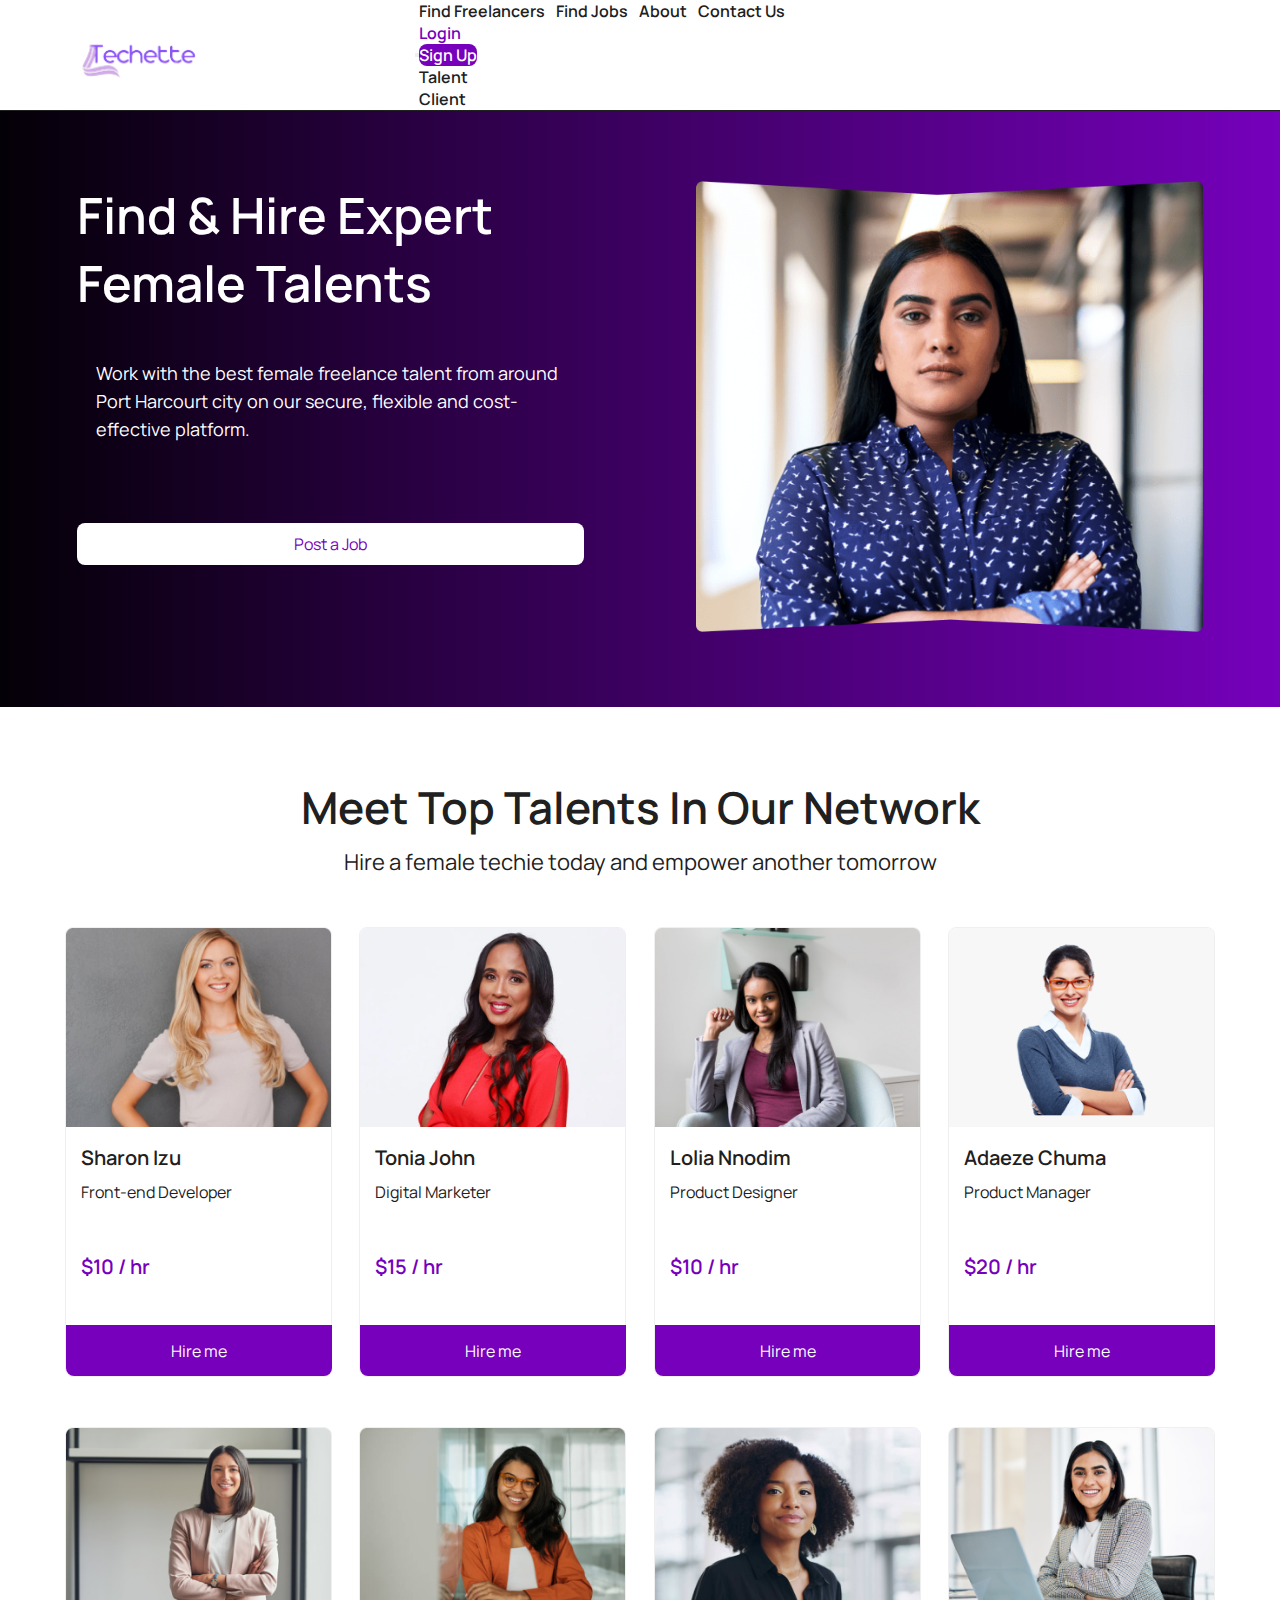
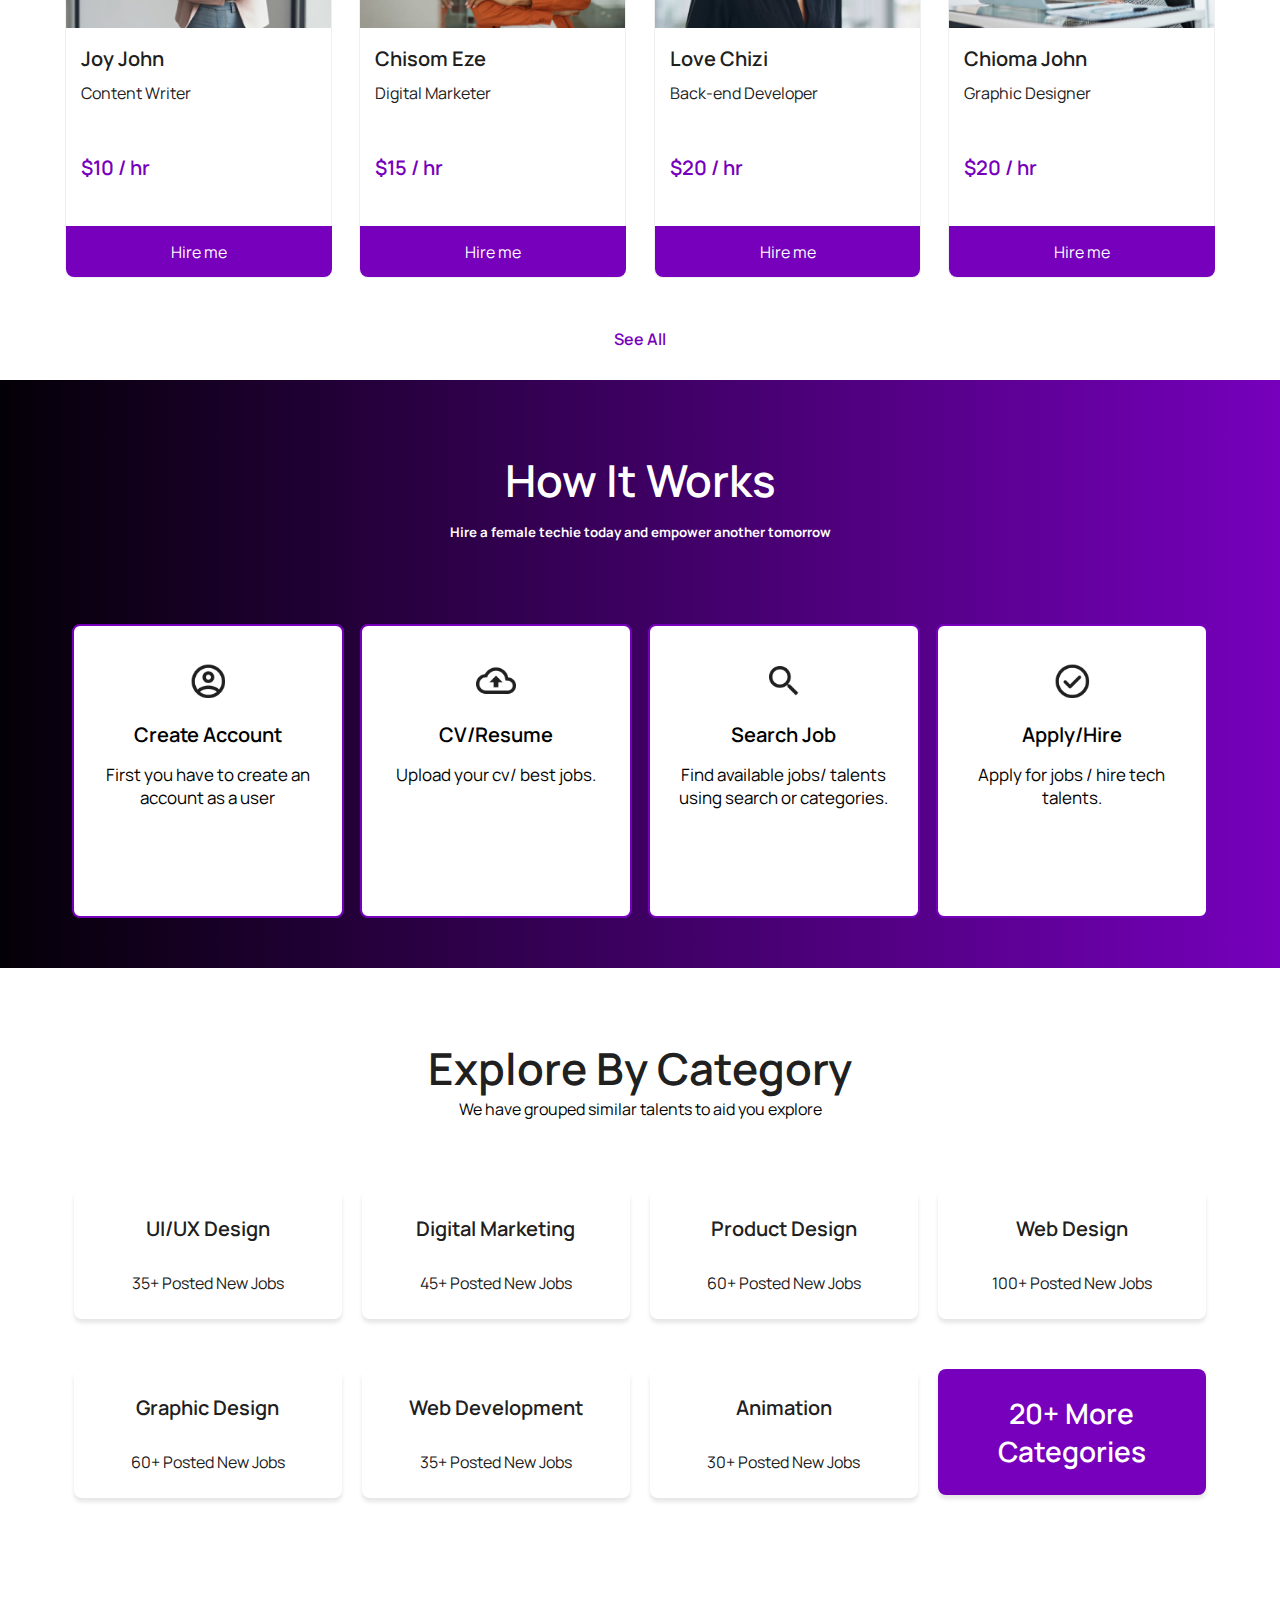
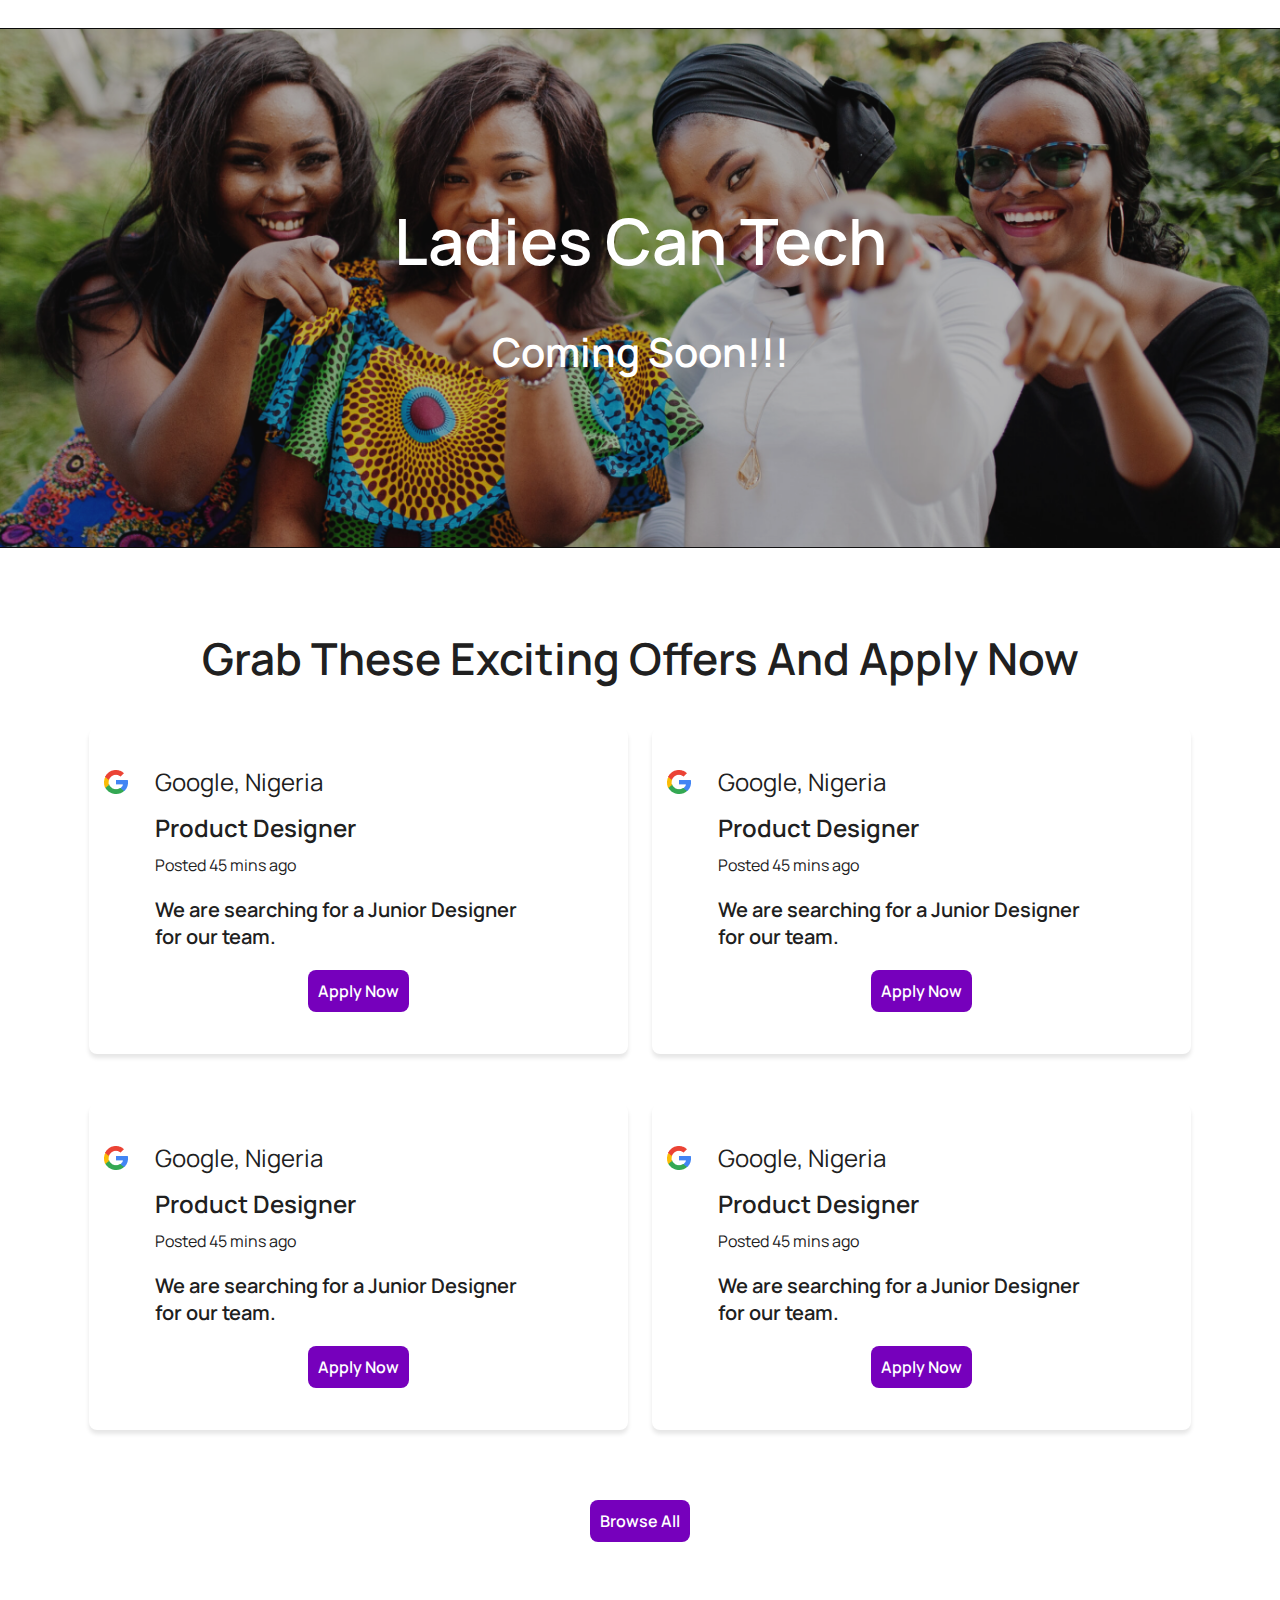
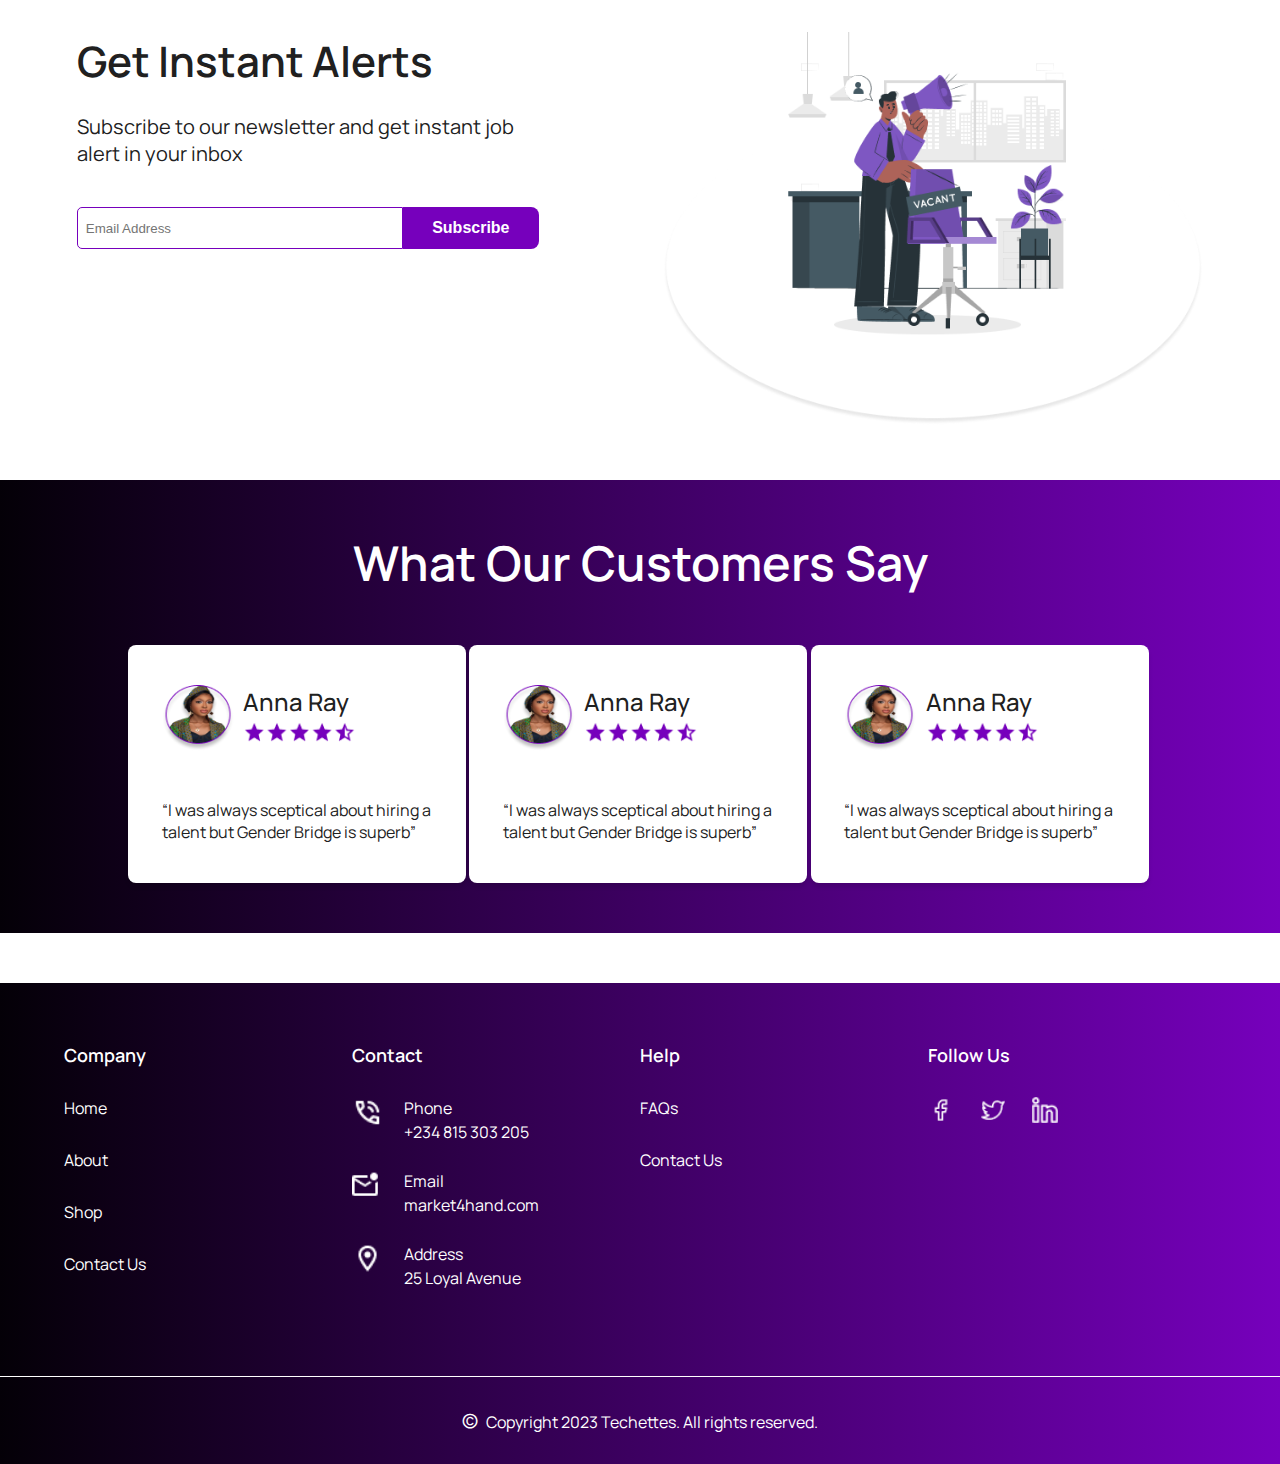
<file: index.html>
<!DOCTYPE html>
<html lang="en">
<head>
    <meta charset="UTF-8">
    <meta http-equiv="X-UA-Compatible" content="IE=edge">
    <meta name="viewport" content="width=device-width, initial-scale=1.0">
    <link href="https://cdn.jsdelivr.net/npm/bootstrap@5.0.2/dist/css/bootstrap.min.css" rel="stylesheet" integrity="sha384-EVSTQN3/azprG1Anm3QDgpJLIm9Nao0Yz1ztcQTwFspd3yD65VohhpuuCOmLASjC" crossorigin="anonymous">
    <link rel="stylesheet" href="assets/styles/style.css">
    <link rel="stylesheet" href="assets/styles/media.css">
    <title>Techette</title>
</head>
<body>

    <!-- NAVBAR STARTS HERE -->
    <div class="header">

        <nav class="navbar navbar-expand-lg navbar-light ">
            <div class="container-fluid nav">
                <div class="logo">
                    <a class="navbar-brand" href="index.html"><img src="assets/images/logo-m.png" alt=""></a>
                </div>
                
                <button class="navbar-toggler" type="button" data-bs-toggle="collapse" data-bs-target="#navbarSupportedContent" aria-controls="navbarSupportedContent" aria-expanded="false" aria-label="Toggle navigation">
                <span class="navbar-toggler-icon"></span>
                </button>
                <div class="collapse navbar-collapse col" id="navbarSupportedContent">
                <ul class="navbar-nav me-auto mb-2 mb-lg-0 ul">
                    <li class="nav-item">
                    <a class="nav-link active" aria-current="page" href="find">Find Freelancers</a>
                    </li>
                    <li class="nav-item">
                    <a class="nav-link active" aria-current="page" href="jobs.html">Find Jobs</a>
                    </li>
                    <li class="nav-item">
                    <a class="nav-link active" aria-current="page" href="about.html">About</a>
                    </li>
                    <li class="nav-item">
                    <a class="nav-link active" aria-current="page" href="contact.html">Contact Us</a>
                    </li>

                    
                    
                </ul>
                <form class="d-flex form">
                    <li class="nav-item">
                    <a class="nav-link active" aria-current="page" href="pages/login.html" style="color: #7600BC;">Login</a>
                    </li>
                    <li class="nav-item dropdown">
                    <a class="nav-link dropdown-toggle sign" href="#" id="navbarDropdown" role="button" data-bs-toggle="dropdown" aria-expanded="false" style="color: #fff;">
                        Sign Up
                    </a>
                    <ul class="dropdown-menu" aria-labelledby="navbarDropdown">
                        <li><a class="dropdown-item" href="pages/signup2.html">Talent</a></li>
                        <li><a class="dropdown-item" href="pages/signup1.html">Client</a></li>
                    </ul>
                    </li>
                </form>
                </div>
            </div>
        </nav>

    </div>

    <!-- NAVBAR ENDS HERE -->


    <!-- HERO-SECTION STARTS HERE -->
    <section class="hero" id="home">
        <div class="hero-c">
            <div class="hero-txt">
                

                

                <h1>Find & Hire Expert
                    Female Talents</h1>

                <p>Work with the best female freelance talent from around
                    Port Harcourt city on our secure, flexible and cost-effective
                    platform.
                </p>

                <a href="#talent" class="hire">Post a Job</a>

            </div>

           

            <div class="hero-img">

                <img src="assets/images/hero-image.png" alt="">
            
            </div>
        </div>
        
    </section>
    <!-- HERO-SECTION ENDS HERE -->

    <!-- TOP TALENTS SECTION STARTS HERE -->
        <section class="top" id="talent">
            <h2>Meet Top Talents In Our Network</h2>

            <p>Hire a female techie today and empower another tomorrow</p>

            <div class="talents">
                <div class="talent1">
                    <img src="assets/images/top1.png" alt="">
                    <h3>Sharon Izu</h3>
                    <p>Front-end Developer</p>
                    <h4>$10 / hr</h4>

                    <div class="hire-me" onclick="m1()">
                        <a>Hire me</a>
                    </div>

                    <!-- modal -->
                    <div class="modes" id="mode1">
                        <h4 class="name">Sharon Izu <span class="x" onclick="x1()" >X</span></h4>
                        <p>Front-end Developer</p>
                        <p>Lorem ipsum.  Ad a maxime libero architecto laboriosam? Rerum cupiditate excepturi voluptate placeat magnam.</p>
                        <div class="tools">
                            <span>JS</span> <span>jQuery</span> <span>ReactJs</span>

                        </div>
                        <a href="" class="message">Message</a>

                    </div>

                </div>

                <div class="talent1">
                    <img src="assets/images/top2.png" alt="">
                    <h3>Tonia John</h3>
                    <p>Digital Marketer</p>
                    <h4>$15 / hr</h4>

                    <div class="hire-me" onclick="m2()">
                        <a>Hire me</a>
                    </div>


                    <!-- modal -->
                    <div class="modes" id="mode2">
                        <h4 class="name">Tonia John <span class="x" onclick="x2()">X</span></h4>
                        <p>Digital Marketer</p>
                        <p>Lorem ipsum.  Ad a maxime libero architecto laboriosam? Rerum cupiditate excepturi voluptate placeat magnam.</p>
                        <div class="tools">
                            <span>Slack</span> <span>Trello</span> <span>Canva</span>

                        </div>
                        <a href="" class="message">Message</a>

                    </div>

                    
                </div>

                <div class="talent1">
                    <img src="assets/images/top3.png" alt="">
                    <h3>Lolia Nnodim</h3>
                    <p>Product Designer</p>
                    <h4>$10 / hr</h4>

                    <div class="hire-me" onclick="m3()">
                        <a>Hire me</a>
                    </div>

                    <!-- modal -->
                    <div class="modes" id="mode3">
                        <h4 class="name">Lolia Nnodim <span class="x" onclick="x3()">X</span></h4>
                        <p>Product Designer</p>
                        <p>Lorem ipsum.  Ad a maxime libero architecto laboriosam? Rerum cupiditate excepturi voluptate placeat magnam.</p>
                        <div class="tools">
                            <span>Figma</span> <span>Adobe XD</span> <span>Sketch</span>

                        </div>
                        <a href="" class="message">Message</a>

                    </div>

                    
                </div>

                <div class="talent1">
                    <img src="assets/images/top4.png" alt="">
                    <h3>Adaeze Chuma</h3>
                    <p>Product Manager</p>
                    <h4>$20 / hr</h4>

                    <div class="hire-me" onclick="m4()">
                        <a>Hire me</a>
                    </div>

                    <!-- modal -->
                    <div class="modes" id="mode4">
                        <h4 class="name">Adaeze Chuma <span class="x" onclick="x4()">X</span></h4>
                        <p>Product Manager</p>
                        <p>Lorem ipsum.  Ad a maxime libero architecto laboriosam? Rerum cupiditate excepturi voluptate placeat magnam.</p>
                        <div class="tools">
                            <span>Trello</span> <span>Jira</span> <span>Wrike</span>

                        </div>
                        <a href="" class="message">Message</a>

                    </div>

                    
                </div>


                <div class="talent1">
                    <img src="assets/images/top5.png" alt="">
                    <h3>Joy John</h3>
                    <p>Content Writer</p>
                    <h4>$10 / hr</h4>

                    <div class="hire-me" onclick="m5()">
                        <a>Hire me</a>
                    </div>

                    <!-- modal -->
                    <div class="modes" id="mode5">
                        <h4 class="name">Joy John <span class="x" onclick="x5()">X</span></h4>
                        <p>Content Writer</p>
                        <p>Lorem ipsum.  Ad a maxime libero architecto laboriosam? Rerum cupiditate excepturi voluptate placeat magnam.</p>
                        <div class="tools">
                            <span>Canva</span> <span>Editing</span> <span>Evernote</span>

                        </div>
                        <a href="" class="message">Message</a>

                    </div>

                    
                </div>

                <div class="talent1">
                    <img src="assets/images/top6.png" alt="">
                    <h3>Chisom Eze</h3>
                    <p>Digital Marketer</p>
                    <h4>$15 / hr</h4>

                    <div class="hire-me" onclick="m6()">
                        <a>Hire me</a>
                    </div>

                    <!-- modal -->
                    <div class="modes" id="mode6">
                        <h4 class="name">Chisom Eze <span class="x" onclick="x6()">X</span></h4>
                        <p>Digital Marketer</p>
                        <p>Lorem ipsum.  Ad a maxime libero architecto laboriosam? Rerum cupiditate excepturi voluptate placeat magnam.</p>
                        <div class="tools">
                            <span>Slack</span> <span>Trello</span> <span>Canva</span>

                        </div>
                        <a href="" class="message">Message</a>

                    </div>

                    
                </div>

                <div class="talent1">
                    <img src="assets/images/top7.png" alt="">
                    <h3>Love Chizi</h3>
                    <p>Back-end Developer</p>
                    <h4>$20 / hr</h4>

                    <div class="hire-me" onclick="m7()">
                        <a>Hire me</a>
                    </div>

                    <!-- modal -->
                    <div class="modes" id="mode7">
                        <h4 class="name">Love Chizi <span class="x" onclick="x7()">X</span></h4>
                        <p>Back-end Developer</p>
                        <p>Lorem ipsum.  Ad a maxime libero architecto laboriosam? Rerum cupiditate excepturi voluptate placeat magnam.</p>
                        <div class="tools">
                            <span>JS</span> <span>PHP</span> <span>Python</span>

                        </div>
                        <a href="" class="message">Message</a>

                    </div>

                    
                </div>

                <div class="talent1">
                    <img src="assets/images/top8.png" alt="">
                    <h3>Chioma John</h3>
                    <p>Graphic Designer</p>
                    <h4>$20 / hr</h4>

                    <div class="hire-me" onclick="m8()">
                        <a>Hire me</a>
                    </div>

                    <!-- modal -->
                    <div class="modes" id="mode8">
                        <h4 class="name">Chioma John <span class="x" onclick="x8()">X</span></h4>
                        <p>Graphic Designer</p>
                        <p>Lorem ipsum.  Ad a maxime libero architecto laboriosam? Rerum cupiditate excepturi voluptate placeat magnam.</p>
                        <div class="tools">
                            <span>Canva</span> <span>Adobe</span> <span>GIMP</span>

                        </div>
                        <a href="" class="message">Message</a>

                    </div>

                    
                </div>
            </div>
            <div class="more">
                <a href="find.html">See All</a>
            </div>

        </section>

    <!-- TOP TALENTS SECTION ENDS HERE -->


    <!-- HOW IT WORKS SECTION STARTS HERE -->

    <section class="how">
        <div>

       
        <h2>How It Works</h2>

        <h5>Hire a female techie today and empower another tomorrow</h5>
        


        <div class="steps">

            <a><div class="step1">
                <img src="assets/images/user.png" alt="">
                <h4>Create Account</h4>
                <p>First you have to create an account as a user</p>
            </div></a>

            <a><div class="step1">
                <img src="assets/images/upload.png" alt="">
                <h4>CV/Resume</h4>
                <p>Upload your cv/ best jobs.</p>
            </div></a>

            <a><div class="step1">
                <img src="assets/images/search.png" alt="">
                <h4>Search Job</h4>
                <p>Find available jobs/ talents using search or categories.</p>
            </div></a>

            <a><div class="step1">
                <img src="assets/images/mark.png" alt="">
                <h4>Apply/Hire</h4>
                <p>Apply for jobs / hire tech talents.</p>
            </div></a>


        </div>
    </section>

    <!-- HOW IT WORKS SECTION ENDS HERE -->


    <!-- EXPLORE SECTION STARTS HERE -->
    <section class="explore" id="catergory" style="background-color: #fff;">
        <h2>Explore By Category</h2>
        <p>We have grouped similar talents to aid you explore</p>

        <div class="steps">
            <a href="">
                <div class="explore1">
                    <h4>UI/UX Design</h4>
                    <p>35+ Posted New Jobs</p>
                </div>
            </a>

            <a href="">
                <div class="explore1">
                    <h4>Digital Marketing</h4>
                    <p>45+ Posted New Jobs</p>
                </div>
            </a>

            <a href="">
                <div class="explore1">
                    <h4>Product Design</h4>
                    <p>60+ Posted New Jobs</p>
                </div>
            </a>

            <a href="">
                <div class="explore1">
                    <h4>Web Design</h4>
                    <p>100+ Posted New Jobs</p>
                </div>
            </a>


            <a href="">
                <div class="explore1">
                    <h4>Graphic Design</h4>
                    <p>60+ Posted New Jobs</p>
                </div>
            </a>

            <a href="">
                <div class="explore1">
                    <h4>Web Development</h4>
                    <p>35+ Posted New Jobs</p>
                </div>
            </a>

            <a href="">
                <div class="explore1">
                    <h4>Animation</h4>
                    <p>30+ Posted New Jobs</p>
                </div>
            </a>


            <a href="">
                <div class="explore1 explore2">
                    <h5>20+ More <br> Categories</h5>
                </div>
            </a>
        </div>
    </section>

    <!-- EXPLORE SECTION ENDS HERE -->

    <!-- LADIES CAN TECH SECTION STARTS HERE -->

    <div class="ladies" id="event">
        <div class="dk"></div>
        <h3>Ladies Can Tech </h3>
        <h5>Coming Soon!!! </h5>
    </div>

    <!-- LADIES CAN TECH SECTION ENDS HERE -->



    <!-- EXCITING OFFERS SECTION STARTS HERE -->
    <section class="exciting">
        <h2>Grab These Exciting Offers And Apply Now</h2>

        <div class="offers">

            <div class="offer1">
                <div class="google">
                    <div class="g-l">
                        <img src="assets/images/google.png" alt="">
                    </div>
                    <div class="g-r">
                        <h4>Google, Nigeria</h4>
                        <h3>Product Designer</h3>
                        <p>Posted 45 mins ago</p>
                        <h5>We are searching for a Junior Designer for our team. </h5>
                    </div>
                </div>
                <div class="apply">
                    <a href="">Apply Now</a>
                </div>
            </div>

            <div class="offer1">
                <div class="google">
                    <div class="g-l">
                        <img src="assets/images/google.png" alt="">
                    </div>
                    <div class="g-r">
                        <h4>Google, Nigeria</h4>
                        <h3>Product Designer</h3>
                        <p>Posted 45 mins ago</p>
                        <h5>We are searching for a Junior Designer for our team. </h5>
                    </div>
                </div>
                <div class="apply">
                    <a href="">Apply Now</a>
                </div>
            </div>

            <div class="offer1">
                <div class="google">
                    <div class="g-l">
                        <img src="assets/images/google.png" alt="">
                    </div>
                    <div class="g-r">
                        <h4>Google, Nigeria</h4>
                        <h3>Product Designer</h3>
                        <p>Posted 45 mins ago</p>
                        <h5>We are searching for a Junior Designer for our team. </h5>
                    </div>
                </div>
                <div class="apply">
                    <a href="">Apply Now</a>
                </div>
            </div>


            <div class="offer1">
                <div class="google">
                    <div class="g-l">
                        <img src="assets/images/google.png" alt="">
                    </div>
                    <div class="g-r">
                        <h4>Google, Nigeria</h4>
                        <h3>Product Designer</h3>
                        <p>Posted 45 mins ago</p>
                        <h5>We are searching for a Junior Designer for our team. </h5>
                    </div>
                </div>
                <div class="apply">
                    <a href="">Apply Now</a>
                </div>
            </div>

            
        </div>
                <div class="apply">
                    <a href="">Browse All</a>
                </div>
    </section>

    <!-- EXCITING OFFERS SECTION ENDS HERE -->

    <!-- NEWSLETTER SECTION STARTS HERE -->
    <div class="news">
        <form >
            <h3>Get Instant Alerts</h3>
            <p>Subscribe to our newsletter and get  instant job alert in your inbox</p>
            <div class="input">
                <input type="email" placeholder="Email Address">
                <button type="submit">Subscribe</button>
            </div>
            
        </form>

        <div class="news-img">
            <img src="assets/images/vacant.png" alt="">
        </div>
    </div>


    <!-- NEWSLETTER SECTION ENDS HERE -->


    


    <!-- TESTIMONIAL SECTION STARTS HERE -->

        
        <section class="testimonials">
            <h3>What Our Customers Say</h3>
            <div class="testimonial">
                <div class="tests">
                    <div class="test1">
                      <div class="test-img">
                        <img src="assets/images/test-pix.png" alt="">
                      </div>
                      <div class="t-star">
                        <h4>Anna Ray</h4>
                        <img src="assets/images/star.png" alt="">
                      </div> 
                      
                    </div>
                    <h5>“I was always sceptical about hiring a talent but Gender Bridge is superb”</h5>
                </div>

                <div class="tests">
                    <div class="test1">
                      <div class="test-img">
                        <img src="assets/images/test-pix.png" alt="">
                      </div>
                      <div class="t-star">
                        <h4>Anna Ray</h4>
                        <img src="assets/images/star.png" alt="">
                      </div> 
                      
                    </div>
                    <h5>“I was always sceptical about hiring a talent but Gender Bridge is superb”</h5>
                </div>


                <div class="tests">
                    <div class="test1">
                      <div class="test-img">
                        <img src="assets/images/test-pix.png" alt="">
                      </div>
                      <div class="t-star">
                        <h4>Anna Ray</h4>
                        <img src="assets/images/star.png" alt="">
                      </div> 
                      
                    </div>
                    <h5>“I was always sceptical about hiring a talent but Gender Bridge is superb”</h5>
                </div>

            </div>


        </section>


    <!-- TESTIMONIAL SECTION ENDS HERE -->


    
   

    <!-- FOOTER STARTS HERE -->
        <footer>
            <div class="foot-c">
                
                <div class="foot1">
                    <h3>Company</h3>
                    <li><a href="">Home</a></li>
                    <li><a href="">About</a></li>
                    <li><a href="">Shop</a></li>
                    <li><a href="">Contact Us</a></li>
                </div>
                <div class="foot1">
                    <h3>Contact</h3>
                    <div class="cont">
                        <div class="li-img"><a href="">
                            <img src="assets/images/call.png" alt="">
                        </a></div>
                        <div class="li-txt">
                            <li><a href="">Phone</a></li>
                            <li><a href="">+234 815 303 205</a></li>
                        </div>
                    </div>

                    <div class="cont">
                        <div class="li-img"><a href="">
                            <img src="assets/images/mail.png" alt="">
                        </a></div>
                        <div class="li-txt">
                            <li><a href="">Email</a></li>
                            <li><a href="">market4hand.com</a></li>
                        </div>
                    </div>

                    <div class="cont">
                        <div class="li-img"><a href="">
                            <img src="assets/images/location.png" alt="">
                        </a></div>
                        <div class="li-txt">
                            <li><a href="">Address</a></li>
                            <li><a href="">25 Loyal Avenue</a></li>
                        </div>
                    </div>
                </div>
                <div class="foot1">
                    <h3>Help</h3>
                    <li><a href="">FAQs</a></li>
                    <li><a href="">Contact Us</a></li>
                </div>
                <div class="foot1">
                    <h3>Follow Us</h3>
                    <div class="socials">
                        <img src="assets/images/fb.png" alt="">
                        <img src="assets/images/twitter.png" alt="">
                        <img src="assets/images/in.png" alt="">
                    </div>
                </div>
            </div>

        </footer>
        <div class="main">   
                <li> <span>&copy;</span>  Copyright 2023 Techettes. All rights reserved.</li>                
        </div>

    <!-- FOOTER ENDS HERE -->

        
    <script src="https://cdn.jsdelivr.net/npm/@popperjs/core@2.9.2/dist/umd/popper.min.js" integrity="sha384-IQsoLXl5PILFhosVNubq5LC7Qb9DXgDA9i+tQ8Zj3iwWAwPtgFTxbJ8NT4GN1R8p" crossorigin="anonymous"></script>
    <script src="https://cdn.jsdelivr.net/npm/bootstrap@5.0.2/dist/js/bootstrap.min.js" integrity="sha384-cVKIPhGWiC2Al4u+LWgxfKTRIcfu0JTxR+EQDz/bgldoEyl4H0zUF0QKbrJ0EcQF" crossorigin="anonymous"></script>
    <script src="script/main.js"></script>
</body>
</html>
</file>
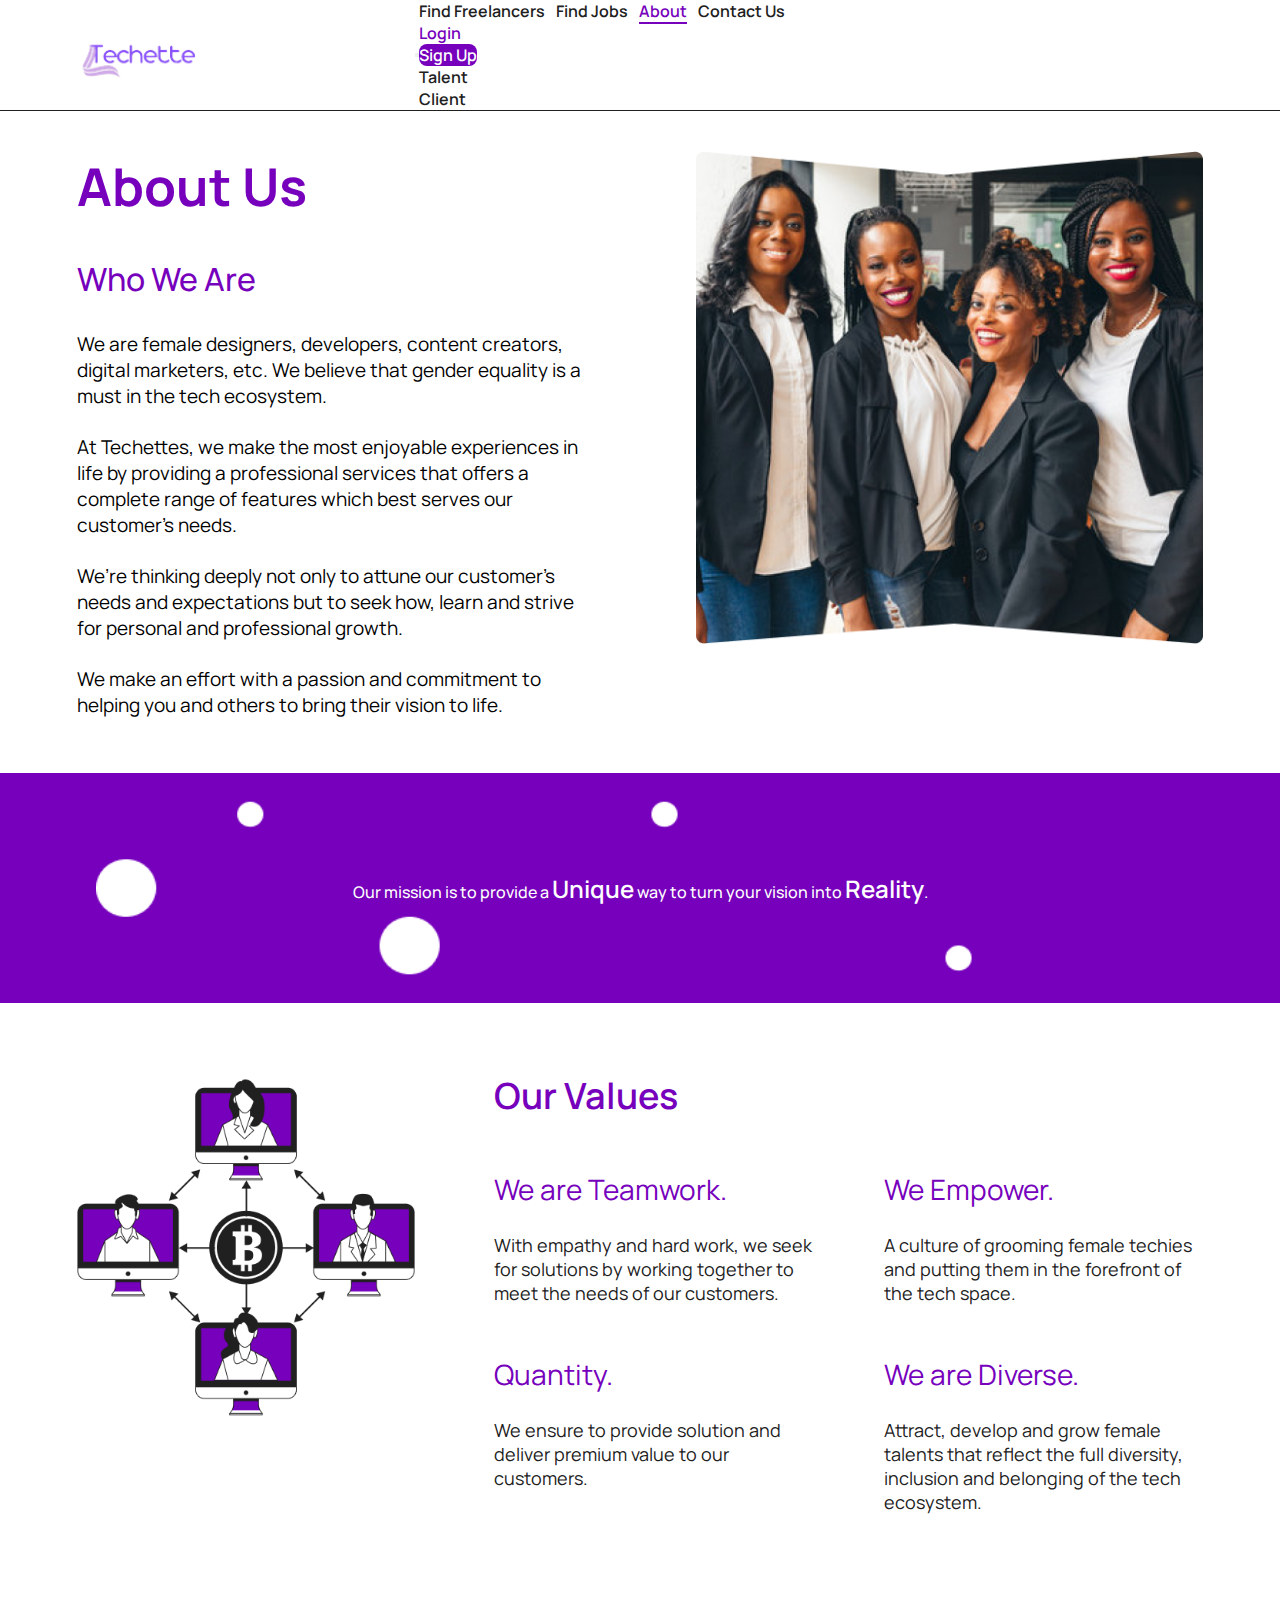
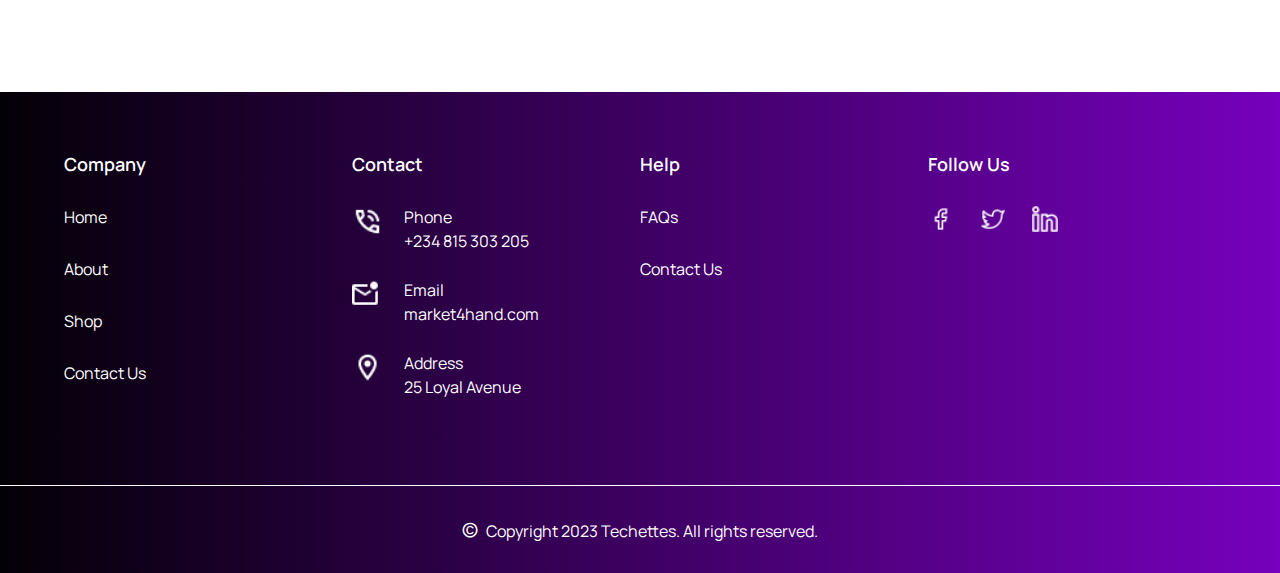
<file: about.html>
<!DOCTYPE html>
<html lang="en">
<head>
    <meta charset="UTF-8">
    <meta http-equiv="X-UA-Compatible" content="IE=edge">
    <meta name="viewport" content="width=device-width, initial-scale=1.0">
    <link href="https://cdn.jsdelivr.net/npm/bootstrap@5.0.2/dist/css/bootstrap.min.css" rel="stylesheet" integrity="sha384-EVSTQN3/azprG1Anm3QDgpJLIm9Nao0Yz1ztcQTwFspd3yD65VohhpuuCOmLASjC" crossorigin="anonymous">
    <link rel="stylesheet" href="assets/styles/style.css">
    <link rel="stylesheet" href="assets/styles/media.css">
    <title>Techette</title>
</head>
<body>

    <!-- NAVBAR STARTS HERE -->
    <div class="header">

        <nav class="navbar navbar-expand-lg navbar-light ">
            <div class="container-fluid nav">
                <div class="logo">
                    <a class="navbar-brand" href="index.html"><img src="assets/images/logo-m.png" alt=""></a>
                </div>
                
                <button class="navbar-toggler" type="button" data-bs-toggle="collapse" data-bs-target="#navbarSupportedContent" aria-controls="navbarSupportedContent" aria-expanded="false" aria-label="Toggle navigation">
                <span class="navbar-toggler-icon"></span>
                </button>
                <div class="collapse navbar-collapse col" id="navbarSupportedContent">
                <ul class="navbar-nav me-auto mb-2 mb-lg-0 ul">
                    <li class="nav-item">
                    <a class="nav-link active" aria-current="page" href="find.html">Find Freelancers</a>
                    </li>
                    <li class="nav-item">
                    <a class="nav-link active" aria-current="page" href="jobs.html">Find Jobs</a>
                    </li>
                    <li class="nav-item">
                    <a class="nav-link active active1" aria-current="page" href="about.html"  style="color: #7600BC;">About</a>
                    </li>
                    <li class="nav-item">
                    <a class="nav-link active" aria-current="page" href="contact.html">Contact Us</a>
                    </li>

                    
                    
                </ul>
                <form class="d-flex form">
                    <li class="nav-item">
                    <a class="nav-link active" aria-current="page" href="pages/login.html" style="color: #7600BC;">Login</a>
                    </li>
                    <li class="nav-item dropdown">
                    <a class="nav-link dropdown-toggle sign" href="#" id="navbarDropdown" role="button" data-bs-toggle="dropdown" aria-expanded="false" style="color: #fff;">
                        Sign Up
                    </a>
                    <ul class="dropdown-menu" aria-labelledby="navbarDropdown">
                        <li><a class="dropdown-item" href="pages/signup2.html">Talent</a></li>
                        <li><a class="dropdown-item" href="pages/signup1.html">Client</a></li>
                    </ul>
                    </li>
                </form>
                </div>
            </div>
        </nav>

    </div>

    <!-- NAVBAR ENDS HERE -->


     <!-- ABOUT SECTION STARTS HERE -->
    <section class="about-us" id="about">
        <div class="about-c">
            <div class="about-l">
                <h2>About Us</h2>
                <h3>Who We Are</h3>
                <p>We are female designers, developers, content creators, digital marketers, etc. We believe that gender equality is a must in the tech ecosystem.</p>

                <p>At Techettes, we make the most enjoyable  experiences in life by providing a professional services that offers a complete range of features which best serves our customer’s needs.</p>

                <p>We’re thinking deeply not only to attune our customer’s needs and expectations but to seek how, learn and strive for personal and professional growth.</p>

                <p>We make an effort  with a passion and commitment to helping you and others to bring their vision to life. </p>
            </div>

            <div class="about-r">
                <img src="assets/images/ab-img.png" alt="">
            </div>
        </div>
        

        <div class="purple">
            <div class="circle">
                <p>Our mission is to provide a <span>Unique</span>  way to turn your vision into <span>Reality</span>.</p>
            </div>
        </div>

        <div class="value">
            <div class="value-l">
                <img src="assets/images/value.png" alt="">
            </div>
            <div class="value-r">
                <h3>Our Values</h3>
                <div class="values-p">
                    <div class="value1">
                        <h4>We are Teamwork.</h4>
                        <p>With empathy and hard work, we  seek for solutions by working together to meet the needs of our customers. </p>
                    </div>

                    <div class="value1">
                        <h4>We Empower.</h4>
                        <p>A culture of grooming female techies and putting them in the forefront of the tech space.</p>
                    </div>

                    <div class="value1">
                        <h4>Quantity.</h4>
                        <p>We ensure to provide solution and deliver premium value to our customers.</p>
                    </div>

                    <div class="value1">
                        <h4>We are Diverse.</h4>
                        <p>Attract, develop and grow female talents that reflect the full diversity, inclusion and belonging of the tech ecosystem.</p>
                    </div>
                </div>
            </div>
        </div>

    </section>
    

    <!-- ABOUT SECTION ENDS HERE -->


   

    
   

    <!-- FOOTER STARTS HERE -->
        <footer>
            <div class="foot-c">
                
                <div class="foot1">
                    <h3>Company</h3>
                    <li><a href="">Home</a></li>
                    <li><a href="">About</a></li>
                    <li><a href="">Shop</a></li>
                    <li><a href="">Contact Us</a></li>
                </div>
                <div class="foot1">
                    <h3>Contact</h3>
                    <div class="cont">
                        <div class="li-img"><a href="">
                            <img src="assets/images/call.png" alt="">
                        </a></div>
                        <div class="li-txt">
                            <li><a href="">Phone</a></li>
                            <li><a href="">+234 815 303 205</a></li>
                        </div>
                    </div>

                    <div class="cont">
                        <div class="li-img"><a href="">
                            <img src="assets/images/mail.png" alt="">
                        </a></div>
                        <div class="li-txt">
                            <li><a href="">Email</a></li>
                            <li><a href="">market4hand.com</a></li>
                        </div>
                    </div>

                    <div class="cont">
                        <div class="li-img"><a href="">
                            <img src="assets/images/location.png" alt="">
                        </a></div>
                        <div class="li-txt">
                            <li><a href="">Address</a></li>
                            <li><a href="">25 Loyal Avenue</a></li>
                        </div>
                    </div>
                </div>
                <div class="foot1">
                    <h3>Help</h3>
                    <li><a href="">FAQs</a></li>
                    <li><a href="">Contact Us</a></li>
                </div>
                <div class="foot1">
                    <h3>Follow Us</h3>
                    <div class="socials">
                        <img src="assets/images/fb.png" alt="">
                        <img src="assets/images/twitter.png" alt="">
                        <img src="assets/images/in.png" alt="">
                    </div>
                </div>
            </div>

        </footer>
        <div class="main">   
                <li> <span>&copy;</span>  Copyright 2023 Techettes. All rights reserved.</li>                
        </div>

    <!-- FOOTER ENDS HERE -->

        
    <script src="https://cdn.jsdelivr.net/npm/@popperjs/core@2.9.2/dist/umd/popper.min.js" integrity="sha384-IQsoLXl5PILFhosVNubq5LC7Qb9DXgDA9i+tQ8Zj3iwWAwPtgFTxbJ8NT4GN1R8p" crossorigin="anonymous"></script>
    <script src="https://cdn.jsdelivr.net/npm/bootstrap@5.0.2/dist/js/bootstrap.min.js" integrity="sha384-cVKIPhGWiC2Al4u+LWgxfKTRIcfu0JTxR+EQDz/bgldoEyl4H0zUF0QKbrJ0EcQF" crossorigin="anonymous"></script>
    <script src="script/main.js"></script>
</body>
</html>
</file>
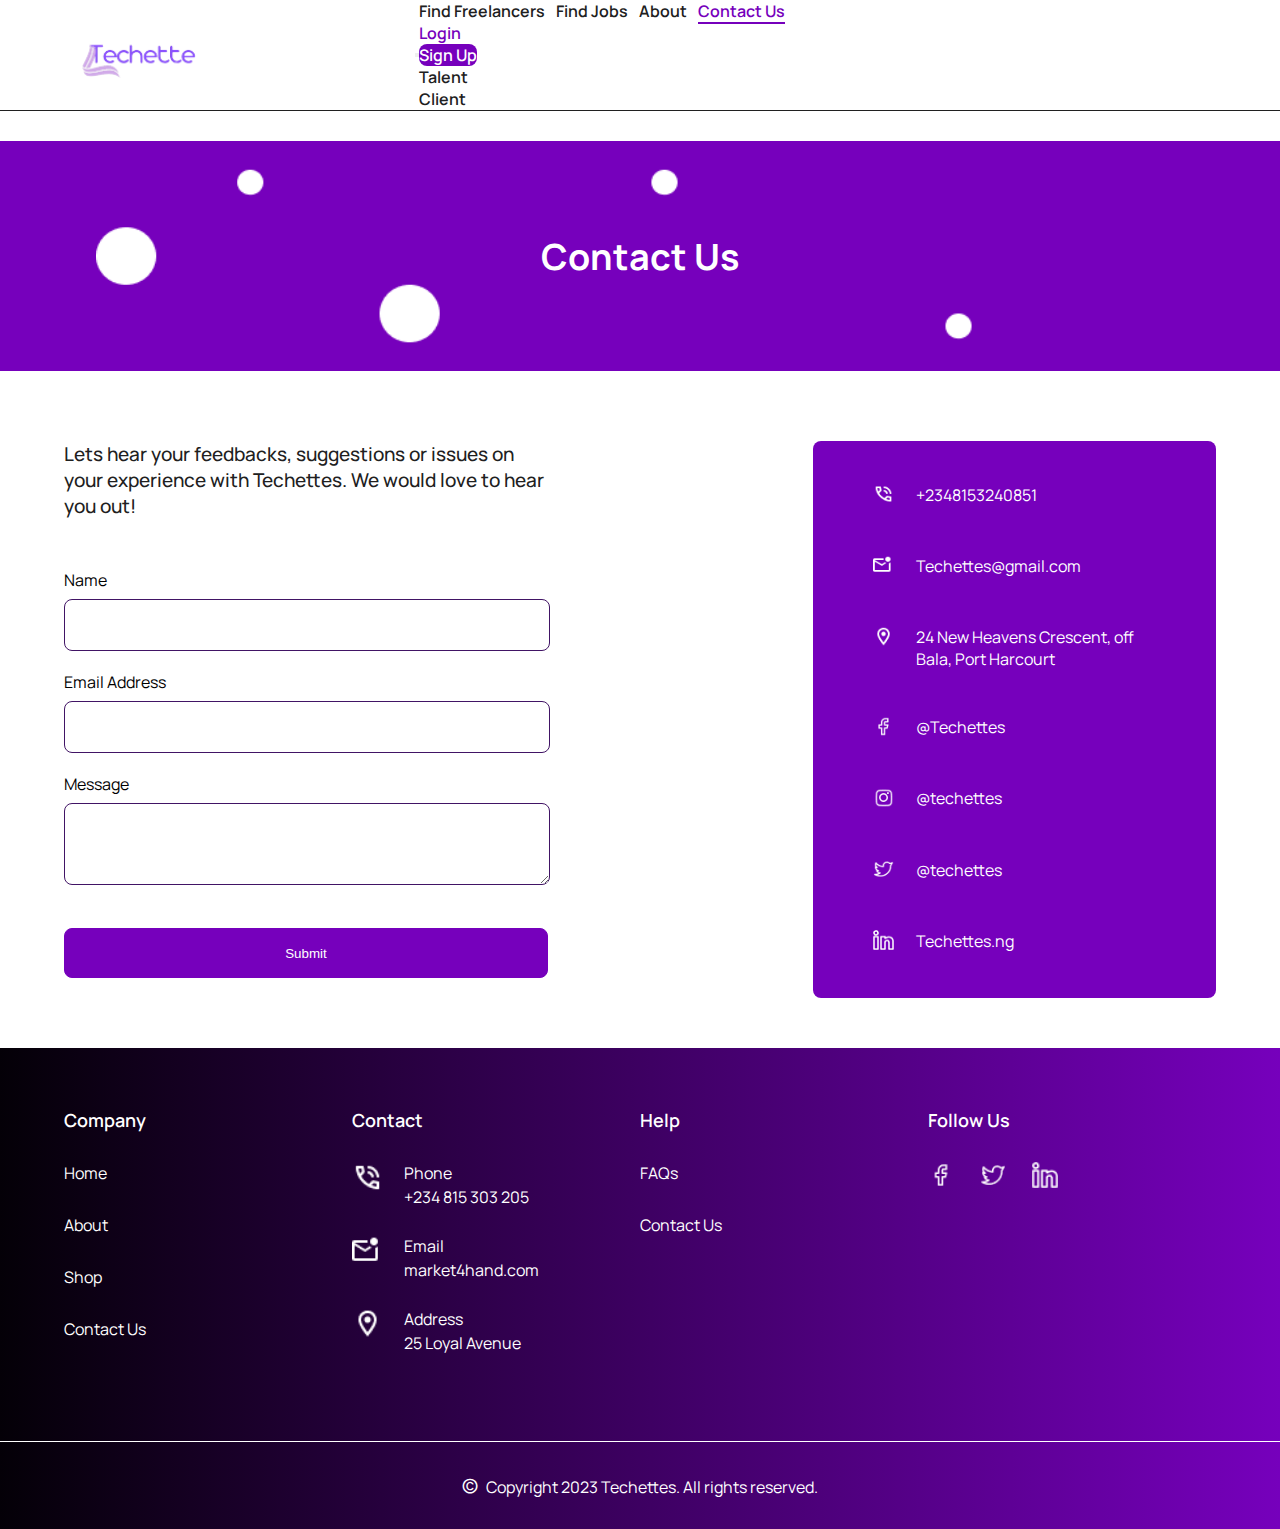
<file: contact.html>
<!DOCTYPE html>
<html lang="en">
<head>
    <meta charset="UTF-8">
    <meta http-equiv="X-UA-Compatible" content="IE=edge">
    <meta name="viewport" content="width=device-width, initial-scale=1.0">
    <link href="https://cdn.jsdelivr.net/npm/bootstrap@5.0.2/dist/css/bootstrap.min.css" rel="stylesheet" integrity="sha384-EVSTQN3/azprG1Anm3QDgpJLIm9Nao0Yz1ztcQTwFspd3yD65VohhpuuCOmLASjC" crossorigin="anonymous">
    <link rel="stylesheet" href="assets/styles/style.css">
    <link rel="stylesheet" href="assets/styles/media.css">
    <title>Techette</title>
</head>
<body>

    <!-- NAVBAR STARTS HERE -->
    <div class="header">

        <nav class="navbar navbar-expand-lg navbar-light ">
            <div class="container-fluid nav">
                <div class="logo">
                    <a class="navbar-brand" href="index.html"><img src="assets/images/logo-m.png" alt=""></a>
                </div>
                
                <button class="navbar-toggler" type="button" data-bs-toggle="collapse" data-bs-target="#navbarSupportedContent" aria-controls="navbarSupportedContent" aria-expanded="false" aria-label="Toggle navigation">
                <span class="navbar-toggler-icon"></span>
                </button>
                <div class="collapse navbar-collapse col" id="navbarSupportedContent">
                <ul class="navbar-nav me-auto mb-2 mb-lg-0 ul">
                    <li class="nav-item">
                    <a class="nav-link active" aria-current="page" href="find.html" >Find Freelancers</a>
                    </li>
                    <li class="nav-item">
                    <a class="nav-link active" aria-current="page" href="jobs.html">Find Jobs</a>
                    </li>
                    <li class="nav-item">
                    <a class="nav-link active" aria-current="page" href="about.html">About</a>
                    </li>
                    <li class="nav-item">
                    <a class="nav-link active active1" aria-current="page" href="contact.html" style="color: #7600BC;">Contact Us</a>
                    </li>

                    
                    
                </ul>
                <form class="d-flex form">
                    <li class="nav-item">
                    <a class="nav-link active" aria-current="page" href="pages/login.html" style="color: #7600BC;">Login</a>
                    </li>
                    <li class="nav-item dropdown">
                    <a class="nav-link dropdown-toggle sign" href="#" id="navbarDropdown" role="button" data-bs-toggle="dropdown" aria-expanded="false" style="color: #fff;">
                        Sign Up
                    </a>
                    <ul class="dropdown-menu" aria-labelledby="navbarDropdown">
                        <li><a class="dropdown-item" href="pages/signup2.html">Talent</a></li>
                        <li><a class="dropdown-item" href="pages/signup1.html">Client</a></li>
                    </ul>
                    </li>
                </form>
                </div>
            </div>
        </nav>

    </div>

    <!-- NAVBAR ENDS HERE -->





    <!-- CONTACT SECTION STARTS HERE -->

    <section class="contact-us about-us" id="contact">
        <div class="purple">
            <div class="circle">
                <h3>Contact Us</h3>
            </div>
        </div>

        <div class="contact-flex">
            <form>
                <p>Lets hear your  feedbacks, suggestions or issues on your experience with Techettes. We would love to hear you out!</p>
                <label>Name</label>
                <input type="text">
                <label>Email Address</label>
                <input type="email" name="" id="">
                <label>Message</label>
                <textarea name="" id="" cols="30" rows="10"></textarea>
                <input type="submit" value="Submit" class="sub">
            </form>

            <div class="cont-right">
                <div class="reach">
                    <div class="reach-img">
                        <a href=""><img src="assets/images/call.png" alt=""></a>
                    </div>
                    <div class="reach-txt">
                        <a href=""><p>+2348153240851</p></a>
                    </div>
                </div>

                <div class="reach">
                    <div class="reach-img">
                        <a href=""><img src="assets/images/mail.png" alt=""></a>
                    </div>
                    <div class="reach-txt">
                        <a href=""><p>Techettes@gmail.com</p></a>
                    </div>
                </div>

                <div class="reach">
                    <div class="reach-img">
                        <a href=""><img src="assets/images/location.png" alt=""></a>
                    </div>
                    <div class="reach-txt">
                        <a href=""><p>24 New Heavens Crescent, off Bala, Port Harcourt</p></a>
                    </div>
                </div>

                <div class="reach">
                    <div class="reach-img">
                        <a href=""><img src="assets/images/fb.png" alt=""></a>
                    </div>
                    <div class="reach-txt">
                        <a href=""><p>@Techettes</p></a>
                    </div>
                </div></a>

                <div class="reach">
                    <div class="reach-img">
                        <a href=""><img src="assets/images/instagram.png" alt=""></a>
                    </div>
                    <div class="reach-txt">
                        <a href=""><p>@techettes</p></a>
                    </div>
                </div></a>

                <div class="reach">
                    <div class="reach-img">
                        <a href=""><img src="assets/images/twitter.png" alt=""></a>
                    </div>
                    <div class="reach-txt">
                        <a href=""><p>@techettes</p></a>
                    </div>
                </div>

                <div class="reach">
                    <div class="reach-img">
                        <a href=""><img src="assets/images/in.png" alt=""></a>
                    </div>
                    <div class="reach-txt">
                        <a href=""><p>Techettes.ng</p></a>
                    </div>
                </div>

                
            </div>
        </div>


    </section>

     <!-- CONTACT SECTION ENDS HERE -->

   

    <!-- FOOTER STARTS HERE -->
        <footer>
            <div class="foot-c">
                
                <div class="foot1">
                    <h3>Company</h3>
                    <li><a href="">Home</a></li>
                    <li><a href="">About</a></li>
                    <li><a href="">Shop</a></li>
                    <li><a href="">Contact Us</a></li>
                </div>
                <div class="foot1">
                    <h3>Contact</h3>
                    <div class="cont">
                        <div class="li-img"><a href="">
                            <img src="assets/images/call.png" alt="">
                        </a></div>
                        <div class="li-txt">
                            <li><a href="">Phone</a></li>
                            <li><a href="">+234 815 303 205</a></li>
                        </div>
                    </div>

                    <div class="cont">
                        <div class="li-img"><a href="">
                            <img src="assets/images/mail.png" alt="">
                        </a></div>
                        <div class="li-txt">
                            <li><a href="">Email</a></li>
                            <li><a href="">market4hand.com</a></li>
                        </div>
                    </div>

                    <div class="cont">
                        <div class="li-img"><a href="">
                            <img src="assets/images/location.png" alt="">
                        </a></div>
                        <div class="li-txt">
                            <li><a href="">Address</a></li>
                            <li><a href="">25 Loyal Avenue</a></li>
                        </div>
                    </div>
                </div>
                <div class="foot1">
                    <h3>Help</h3>
                    <li><a href="">FAQs</a></li>
                    <li><a href="">Contact Us</a></li>
                </div>
                <div class="foot1">
                    <h3>Follow Us</h3>
                    <div class="socials">
                        <img src="assets/images/fb.png" alt="">
                        <img src="assets/images/twitter.png" alt="">
                        <img src="assets/images/in.png" alt="">
                    </div>
                </div>
            </div>

        </footer>
        <div class="main">   
                <li> <span>&copy;</span>  Copyright 2023 Techettes. All rights reserved.</li>                
        </div>

    <!-- FOOTER ENDS HERE -->

        
    <script src="https://cdn.jsdelivr.net/npm/@popperjs/core@2.9.2/dist/umd/popper.min.js" integrity="sha384-IQsoLXl5PILFhosVNubq5LC7Qb9DXgDA9i+tQ8Zj3iwWAwPtgFTxbJ8NT4GN1R8p" crossorigin="anonymous"></script>
    <script src="https://cdn.jsdelivr.net/npm/bootstrap@5.0.2/dist/js/bootstrap.min.js" integrity="sha384-cVKIPhGWiC2Al4u+LWgxfKTRIcfu0JTxR+EQDz/bgldoEyl4H0zUF0QKbrJ0EcQF" crossorigin="anonymous"></script>
    <script src="script/main.js"></script>
</body>
</html>
</file>
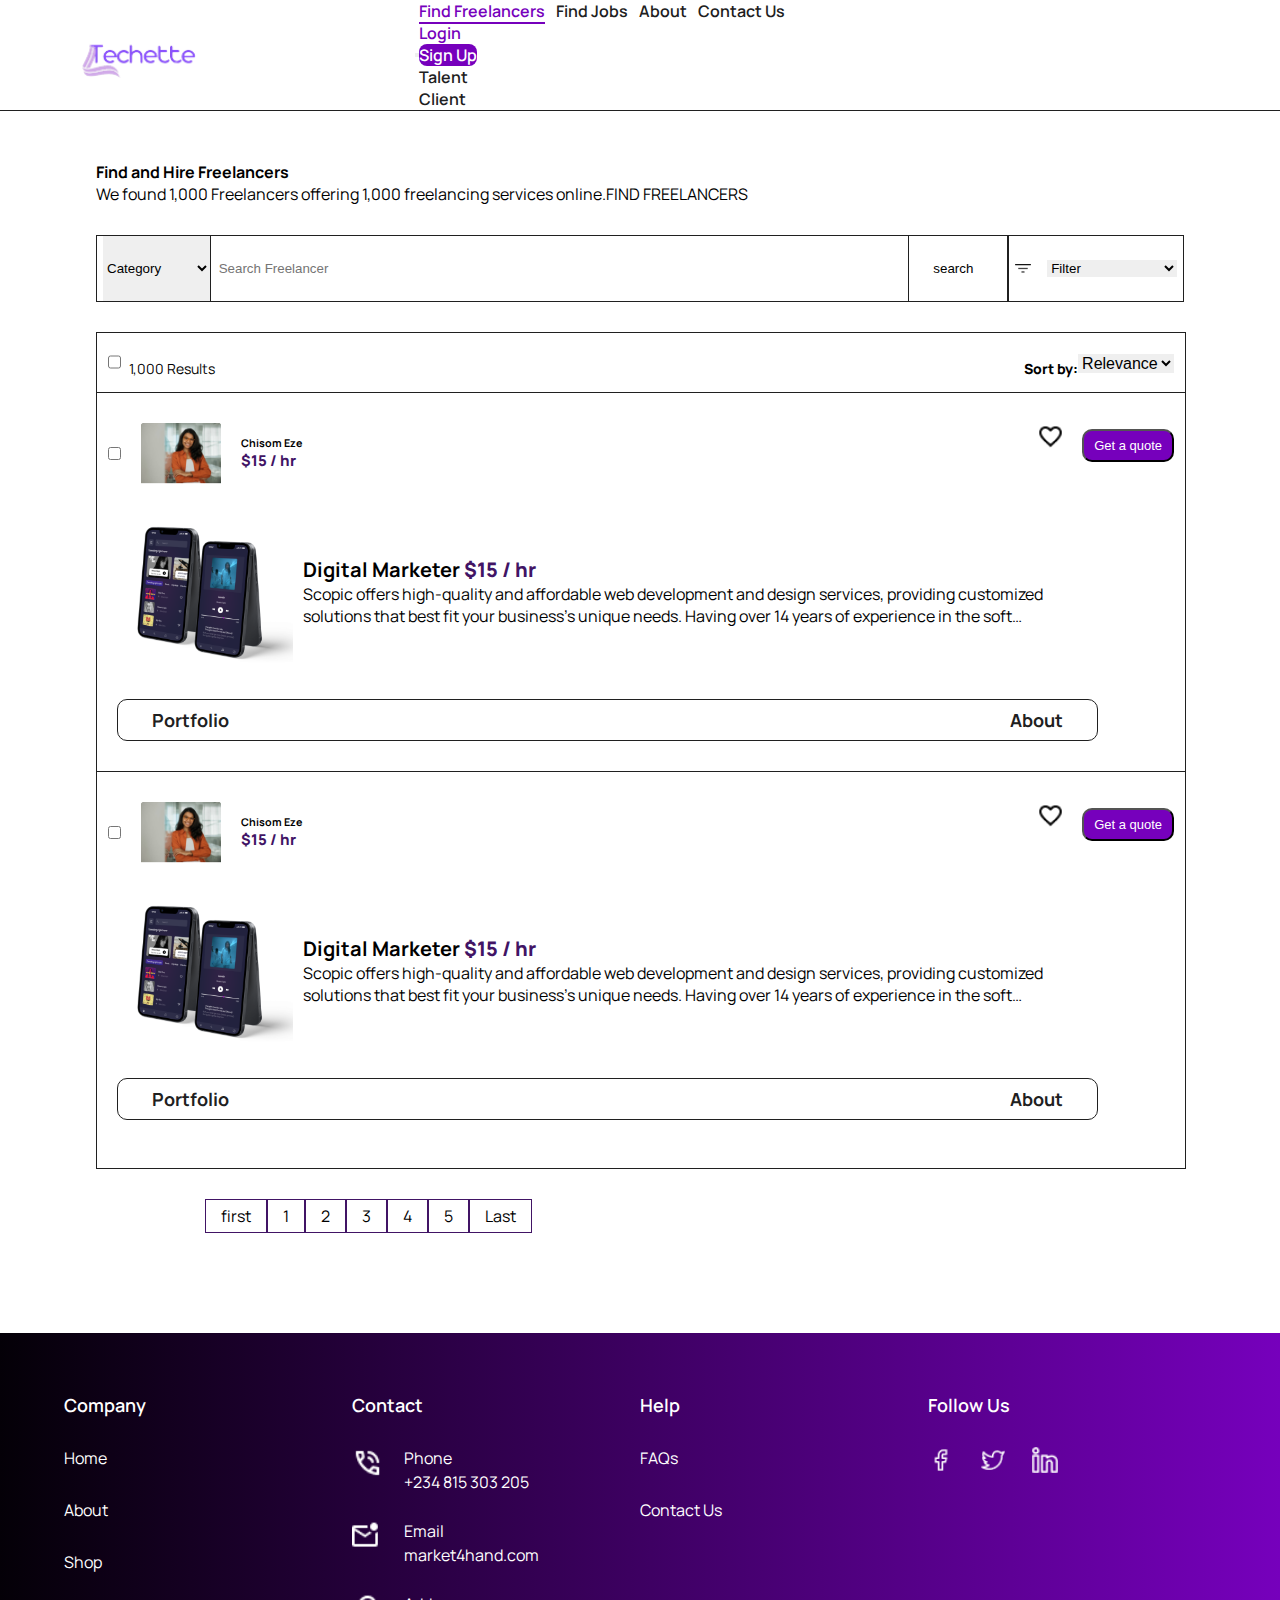
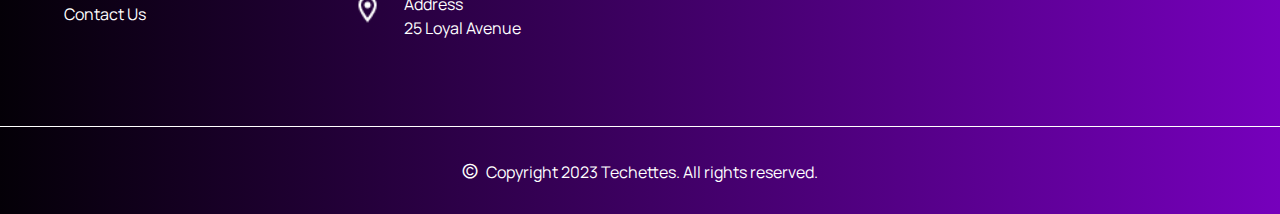
<file: find.html>
<!DOCTYPE html>
<html lang="en">
<head>
    <meta charset="UTF-8">
    <meta http-equiv="X-UA-Compatible" content="IE=edge">
    <meta name="viewport" content="width=device-width, initial-scale=1.0">
    <link href="https://cdn.jsdelivr.net/npm/bootstrap@5.0.2/dist/css/bootstrap.min.css" rel="stylesheet" integrity="sha384-EVSTQN3/azprG1Anm3QDgpJLIm9Nao0Yz1ztcQTwFspd3yD65VohhpuuCOmLASjC" crossorigin="anonymous">
    <link rel="stylesheet" href="assets/styles/style.css">
    <link rel="stylesheet" href="assets/styles/media.css">
    <title>Techette</title>
</head>
<body>

    <!-- NAVBAR STARTS HERE -->
    <div class="header">

        <nav class="navbar navbar-expand-lg navbar-light ">
            <div class="container-fluid nav">
                <div class="logo">
                    <a class="navbar-brand" href="index.html"><img src="assets/images/logo-m.png" alt=""></a>
                </div>
                
                <button class="navbar-toggler" type="button" data-bs-toggle="collapse" data-bs-target="#navbarSupportedContent" aria-controls="navbarSupportedContent" aria-expanded="false" aria-label="Toggle navigation">
                <span class="navbar-toggler-icon"></span>
                </button>
                <div class="collapse navbar-collapse col" id="navbarSupportedContent">
                <ul class="navbar-nav me-auto mb-2 mb-lg-0 ul">
                    <li class="nav-item">
                    <a class="nav-link active active1" aria-current="page" href="find.html" style="color: #7600BC;">Find Freelancers</a>
                    </li>
                    <li class="nav-item">
                    <a class="nav-link active" aria-current="page" href="jobs.html">Find Jobs</a>
                    </li>
                    <li class="nav-item">
                    <a class="nav-link active" aria-current="page" href="about.html"  >About</a>
                    </li>
                    <li class="nav-item">
                    <a class="nav-link active" aria-current="page" href="contact.html">Contact Us</a>
                    </li>

                    
                    
                </ul>
                <form class="d-flex form">
                    <li class="nav-item">
                    <a class="nav-link active" aria-current="page" href="pages/login.html" style="color: #7600BC;">Login</a>
                    </li>
                    <li class="nav-item dropdown">
                    <a class="nav-link dropdown-toggle sign" href="#" id="navbarDropdown" role="button" data-bs-toggle="dropdown" aria-expanded="false" style="color: #fff;">
                        Sign Up
                    </a>
                    <ul class="dropdown-menu" aria-labelledby="navbarDropdown">
                        <li><a class="dropdown-item" href="pages/signup2.html">Talent</a></li>
                        <li><a class="dropdown-item" href="pages/signup1.html">Client</a></li>
                    </ul>
                    </li>
                </form>
                </div>
            </div>
        </nav>

    </div>

    <!-- NAVBAR ENDS HERE -->


     <!-- FIND FREELANCERS SECTION STARTS HERE -->

     <section class="find">
        <h4>Find and Hire Freelancers</h4>
        <p>We found 1,000 Freelancers offering 1,000 freelancing services online.FIND FREELANCERS</p>

        <div class="catg">
            <div class="catg1">
                <select name="" id="">
                    <option value="">Category</option>
                    <option value="1">Front-end Developer</option>
                    <option value="2">Product Designer</option>

                </select>

                <input type="search" name="" id="" placeholder="Search Freelancer">
                <button type="submit">search</button>
            </div>

            <div class="filter">
                <img src="assets/images/filter.png" alt="">
                <select name="" id="">
                    <option value="">Filter</option>
                    <option value="">Filter</option>

                </select>
            </div>
        </div>


        <div class="freelancer">
            <div class="tops">
                <div class="top1">
                    <input type="checkbox" name="" id="">
                    <p>1,000 Results</p>
                </div>

                <div class="top2">
                    <h5>Sort by:</h5>
                    <select name="" id="">
                        <option value="1">Relevance</option>
                        <option value="1">Relevance</option>
                    </select>
                </div>
            </div>

            <!-- Freelancer -->

            <div class="second">

                <div class="content">
                    <div class="content1">
                        <input type="checkbox" name="" id="">
                        <img src="assets/images/free.png" alt="">
                        <div class="info">
                            <h6>Chisom Eze</h6>
                            <h5>$15 / hr</h5>
                        </div>
                    </div>
    
                    <div class="content2">
                        <img src="assets/images/hrt.png" alt="">
                        <button>Get a quote</button>
                    </div>
                </div>

                <div class="content-c">
                    <img src="assets/images/phones.png" alt="">
                    <div class="txts">
                        <h3>Digital Marketer <span>$15 / hr</span></h3>
                        <p>Scopic offers high-quality and affordable web development and design services, providing customized
                            solutions that best fit your business's unique needs. Having over 14 years of experience in the soft…</p>
                    </div>
                </div>

                <div class="portf">
                    <a href="">Portfolio</a>
                    <a href="" class="abt">About</a>
                </div>

            </div>


             <!-- Freelancer -->



            <div class="second">

                <div class="content">
                    <div class="content1">
                        <input type="checkbox" name="" id="">
                        <img src="assets/images/free.png" alt="">
                        <div class="info">
                            <h6>Chisom Eze</h6>
                            <h5>$15 / hr</h5>
                        </div>
                    </div>
    
                    <div class="content2">
                        <img src="assets/images/hrt.png" alt="">
                        <button>Get a quote</button>
                    </div>
                </div>

                <div class="content-c">
                    <img src="assets/images/phones.png" alt="">
                    <div class="txts">
                        <h3>Digital Marketer <span>$15 / hr</span></h3>
                        <p>Scopic offers high-quality and affordable web development and design services, providing customized
                            solutions that best fit your business's unique needs. Having over 14 years of experience in the soft…</p>
                    </div>
                </div>

                <div class="portf">
                    <a href="">Portfolio</a>
                    <a href="" class="abt">About</a>
                </div>

            </div>


            
        </div>


        <div class="next">
            <span>first</span>
            <span>1</span>
            <span>2</span>
            <span>3</span>
            <span>4</span>
            <span>5</span>
            <span>Last</span>
        </div>
     </section>
    
    

    <!-- FIND FREELANCERS SECTION ENDS HERE -->


   

    
   

    <!-- FOOTER STARTS HERE -->
        <footer>
            <div class="foot-c">
                
                <div class="foot1">
                    <h3>Company</h3>
                    <li><a href="">Home</a></li>
                    <li><a href="">About</a></li>
                    <li><a href="">Shop</a></li>
                    <li><a href="">Contact Us</a></li>
                </div>
                <div class="foot1">
                    <h3>Contact</h3>
                    <div class="cont">
                        <div class="li-img"><a href="">
                            <img src="assets/images/call.png" alt="">
                        </a></div>
                        <div class="li-txt">
                            <li><a href="">Phone</a></li>
                            <li><a href="">+234 815 303 205</a></li>
                        </div>
                    </div>

                    <div class="cont">
                        <div class="li-img"><a href="">
                            <img src="assets/images/mail.png" alt="">
                        </a></div>
                        <div class="li-txt">
                            <li><a href="">Email</a></li>
                            <li><a href="">market4hand.com</a></li>
                        </div>
                    </div>

                    <div class="cont">
                        <div class="li-img"><a href="">
                            <img src="assets/images/location.png" alt="">
                        </a></div>
                        <div class="li-txt">
                            <li><a href="">Address</a></li>
                            <li><a href="">25 Loyal Avenue</a></li>
                        </div>
                    </div>
                </div>
                <div class="foot1">
                    <h3>Help</h3>
                    <li><a href="">FAQs</a></li>
                    <li><a href="">Contact Us</a></li>
                </div>
                <div class="foot1">
                    <h3>Follow Us</h3>
                    <div class="socials">
                        <img src="assets/images/fb.png" alt="">
                        <img src="assets/images/twitter.png" alt="">
                        <img src="assets/images/in.png" alt="">
                    </div>
                </div>
            </div>

        </footer>
        <div class="main">   
                <li> <span>&copy;</span>  Copyright 2023 Techettes. All rights reserved.</li>                
        </div>

    <!-- FOOTER ENDS HERE -->

        
    <script src="https://cdn.jsdelivr.net/npm/@popperjs/core@2.9.2/dist/umd/popper.min.js" integrity="sha384-IQsoLXl5PILFhosVNubq5LC7Qb9DXgDA9i+tQ8Zj3iwWAwPtgFTxbJ8NT4GN1R8p" crossorigin="anonymous"></script>
    <script src="https://cdn.jsdelivr.net/npm/bootstrap@5.0.2/dist/js/bootstrap.min.js" integrity="sha384-cVKIPhGWiC2Al4u+LWgxfKTRIcfu0JTxR+EQDz/bgldoEyl4H0zUF0QKbrJ0EcQF" crossorigin="anonymous"></script>
    <script src="script/main.js"></script>
</body>
</html>
</file>
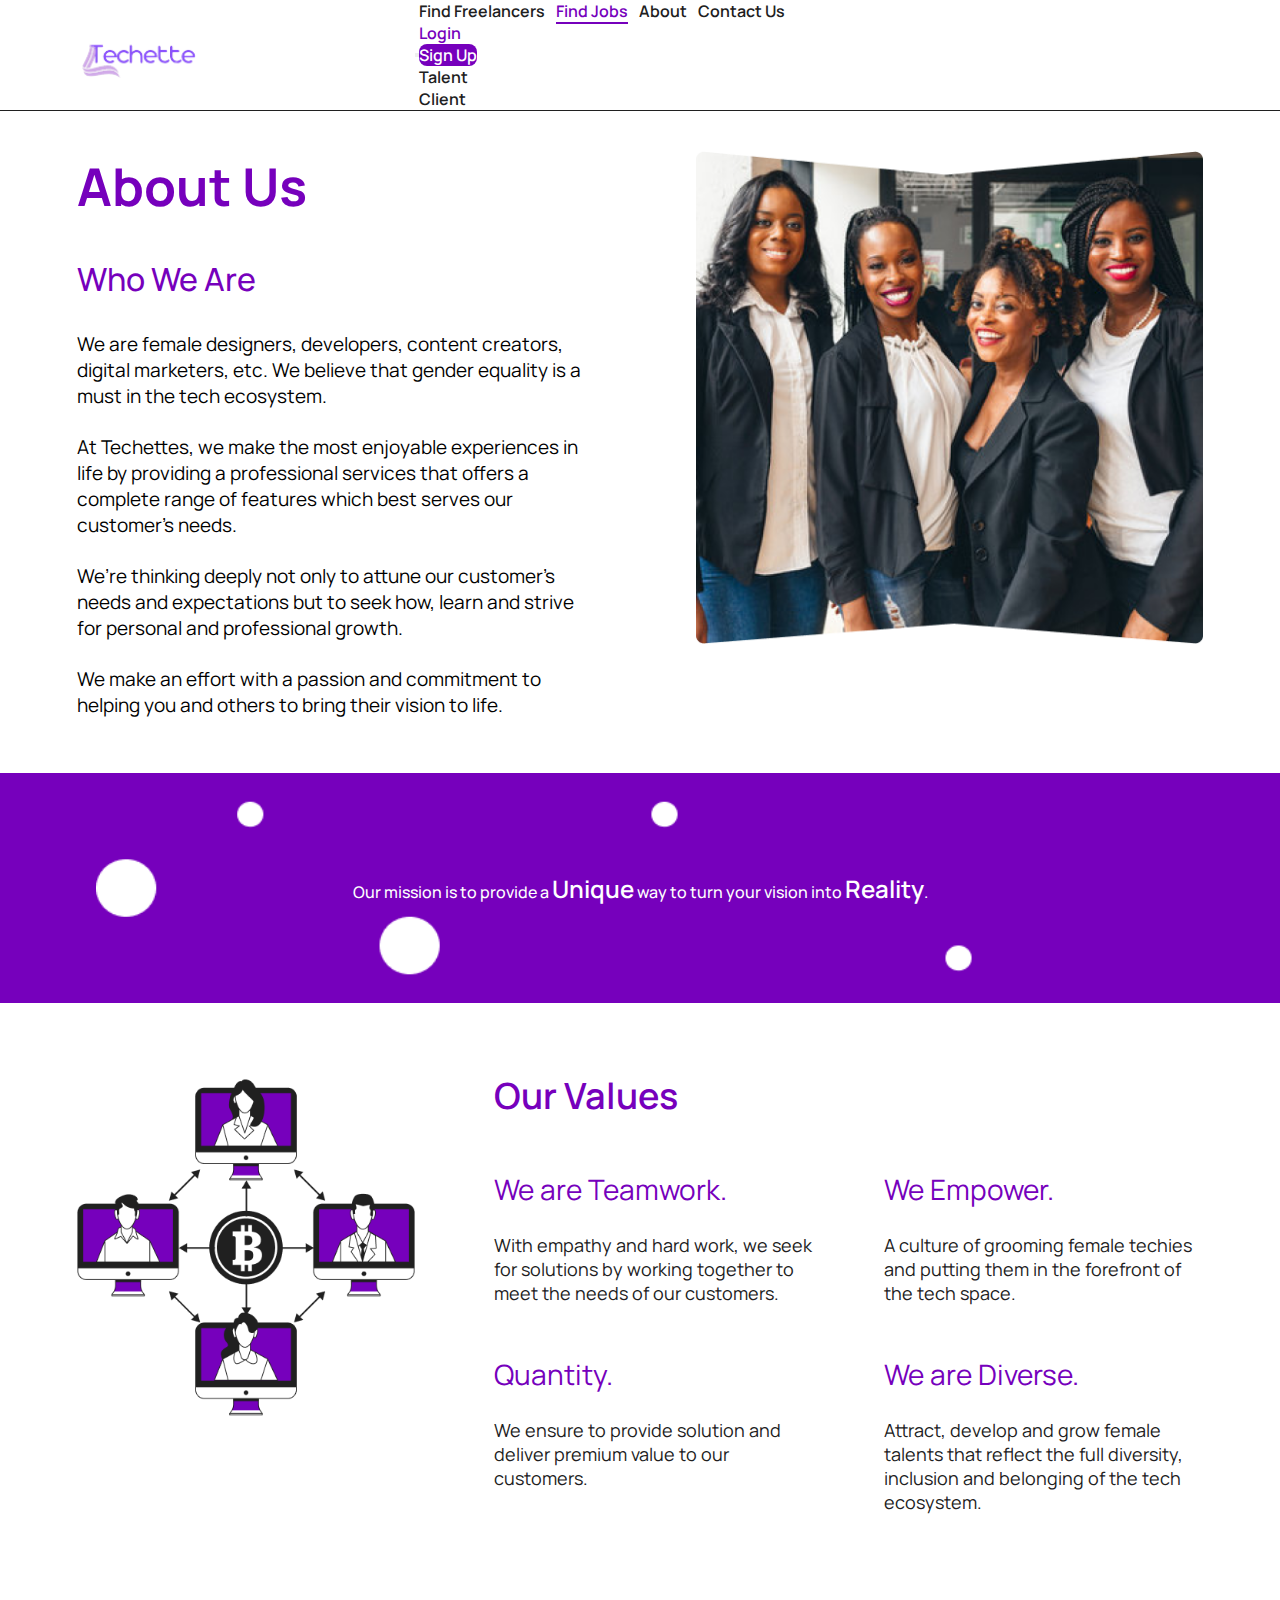
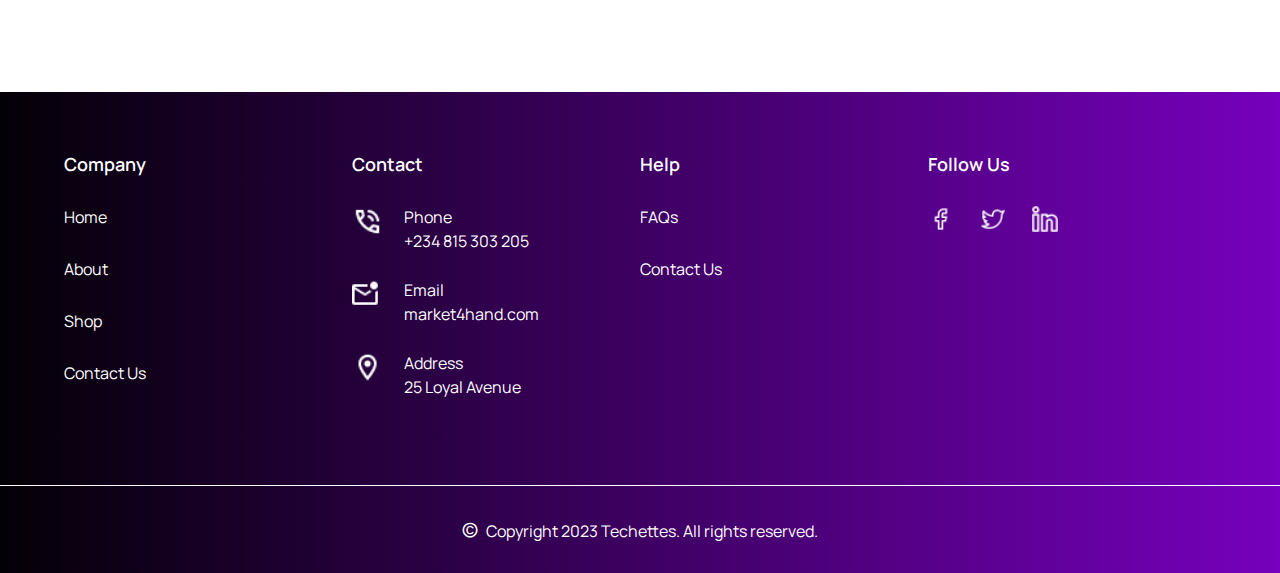
<file: jobs.html>
<!DOCTYPE html>
<html lang="en">
<head>
    <meta charset="UTF-8">
    <meta http-equiv="X-UA-Compatible" content="IE=edge">
    <meta name="viewport" content="width=device-width, initial-scale=1.0">
    <link href="https://cdn.jsdelivr.net/npm/bootstrap@5.0.2/dist/css/bootstrap.min.css" rel="stylesheet" integrity="sha384-EVSTQN3/azprG1Anm3QDgpJLIm9Nao0Yz1ztcQTwFspd3yD65VohhpuuCOmLASjC" crossorigin="anonymous">
    <link rel="stylesheet" href="assets/styles/style.css">
    <link rel="stylesheet" href="assets/styles/media.css">
    <title>Techette</title>
</head>
<body>

    <!-- NAVBAR STARTS HERE -->
    <div class="header">

        <nav class="navbar navbar-expand-lg navbar-light ">
            <div class="container-fluid nav">
                <div class="logo">
                    <a class="navbar-brand" href="index.html"><img src="assets/images/logo-m.png" alt=""></a>
                </div>
                
                <button class="navbar-toggler" type="button" data-bs-toggle="collapse" data-bs-target="#navbarSupportedContent" aria-controls="navbarSupportedContent" aria-expanded="false" aria-label="Toggle navigation">
                <span class="navbar-toggler-icon"></span>
                </button>
                <div class="collapse navbar-collapse col" id="navbarSupportedContent">
                <ul class="navbar-nav me-auto mb-2 mb-lg-0 ul">
                    <li class="nav-item">
                    <a class="nav-link active" aria-current="page" href="find.html">Find Freelancers</a>
                    </li>
                    <li class="nav-item">
                    <a class="nav-link active active1" aria-current="page" href="jobs.html" style="color: #7600BC;">Find Jobs</a>
                    </li>
                    <li class="nav-item">
                    <a class="nav-link active" aria-current="page" href="about.html"  >About</a>
                    </li>
                    <li class="nav-item">
                    <a class="nav-link active" aria-current="page" href="contact.html">Contact Us</a>
                    </li>

                    
                    
                </ul>
                <form class="d-flex form">
                    <li class="nav-item">
                    <a class="nav-link active" aria-current="page" href="pages/login.html" style="color: #7600BC;">Login</a>
                    </li>
                    <li class="nav-item dropdown">
                    <a class="nav-link dropdown-toggle sign" href="#" id="navbarDropdown" role="button" data-bs-toggle="dropdown" aria-expanded="false" style="color: #fff;">
                        Sign Up
                    </a>
                    <ul class="dropdown-menu" aria-labelledby="navbarDropdown">
                        <li><a class="dropdown-item" href="pages/signup2.html">Talent</a></li>
                        <li><a class="dropdown-item" href="pages/signup1.html">Client</a></li>
                    </ul>
                    </li>
                </form>
                </div>
            </div>
        </nav>

    </div>

    <!-- NAVBAR ENDS HERE -->


     <!-- ABOUT SECTION STARTS HERE -->
    <section class="about-us" id="about">
        <div class="about-c">
            <div class="about-l">
                <h2>About Us</h2>
                <h3>Who We Are</h3>
                <p>We are female designers, developers, content creators, digital marketers, etc. We believe that gender equality is a must in the tech ecosystem.</p>

                <p>At Techettes, we make the most enjoyable  experiences in life by providing a professional services that offers a complete range of features which best serves our customer’s needs.</p>

                <p>We’re thinking deeply not only to attune our customer’s needs and expectations but to seek how, learn and strive for personal and professional growth.</p>

                <p>We make an effort  with a passion and commitment to helping you and others to bring their vision to life. </p>
            </div>

            <div class="about-r">
                <img src="assets/images/ab-img.png" alt="">
            </div>
        </div>
        

        <div class="purple">
            <div class="circle">
                <p>Our mission is to provide a <span>Unique</span>  way to turn your vision into <span>Reality</span>.</p>
            </div>
        </div>

        <div class="value">
            <div class="value-l">
                <img src="assets/images/value.png" alt="">
            </div>
            <div class="value-r">
                <h3>Our Values</h3>
                <div class="values-p">
                    <div class="value1">
                        <h4>We are Teamwork.</h4>
                        <p>With empathy and hard work, we  seek for solutions by working together to meet the needs of our customers. </p>
                    </div>

                    <div class="value1">
                        <h4>We Empower.</h4>
                        <p>A culture of grooming female techies and putting them in the forefront of the tech space.</p>
                    </div>

                    <div class="value1">
                        <h4>Quantity.</h4>
                        <p>We ensure to provide solution and deliver premium value to our customers.</p>
                    </div>

                    <div class="value1">
                        <h4>We are Diverse.</h4>
                        <p>Attract, develop and grow female talents that reflect the full diversity, inclusion and belonging of the tech ecosystem.</p>
                    </div>
                </div>
            </div>
        </div>

    </section>
    

    <!-- ABOUT SECTION ENDS HERE -->


   

    
   

    <!-- FOOTER STARTS HERE -->
        <footer>
            <div class="foot-c">
                
                <div class="foot1">
                    <h3>Company</h3>
                    <li><a href="">Home</a></li>
                    <li><a href="">About</a></li>
                    <li><a href="">Shop</a></li>
                    <li><a href="">Contact Us</a></li>
                </div>
                <div class="foot1">
                    <h3>Contact</h3>
                    <div class="cont">
                        <div class="li-img"><a href="">
                            <img src="assets/images/call.png" alt="">
                        </a></div>
                        <div class="li-txt">
                            <li><a href="">Phone</a></li>
                            <li><a href="">+234 815 303 205</a></li>
                        </div>
                    </div>

                    <div class="cont">
                        <div class="li-img"><a href="">
                            <img src="assets/images/mail.png" alt="">
                        </a></div>
                        <div class="li-txt">
                            <li><a href="">Email</a></li>
                            <li><a href="">market4hand.com</a></li>
                        </div>
                    </div>

                    <div class="cont">
                        <div class="li-img"><a href="">
                            <img src="assets/images/location.png" alt="">
                        </a></div>
                        <div class="li-txt">
                            <li><a href="">Address</a></li>
                            <li><a href="">25 Loyal Avenue</a></li>
                        </div>
                    </div>
                </div>
                <div class="foot1">
                    <h3>Help</h3>
                    <li><a href="">FAQs</a></li>
                    <li><a href="">Contact Us</a></li>
                </div>
                <div class="foot1">
                    <h3>Follow Us</h3>
                    <div class="socials">
                        <img src="assets/images/fb.png" alt="">
                        <img src="assets/images/twitter.png" alt="">
                        <img src="assets/images/in.png" alt="">
                    </div>
                </div>
            </div>

        </footer>
        <div class="main">   
                <li> <span>&copy;</span>  Copyright 2023 Techettes. All rights reserved.</li>                
        </div>

    <!-- FOOTER ENDS HERE -->

        
    <script src="https://cdn.jsdelivr.net/npm/@popperjs/core@2.9.2/dist/umd/popper.min.js" integrity="sha384-IQsoLXl5PILFhosVNubq5LC7Qb9DXgDA9i+tQ8Zj3iwWAwPtgFTxbJ8NT4GN1R8p" crossorigin="anonymous"></script>
    <script src="https://cdn.jsdelivr.net/npm/bootstrap@5.0.2/dist/js/bootstrap.min.js" integrity="sha384-cVKIPhGWiC2Al4u+LWgxfKTRIcfu0JTxR+EQDz/bgldoEyl4H0zUF0QKbrJ0EcQF" crossorigin="anonymous"></script>
    <script src="script/main.js"></script>
</body>
</html>
</file>
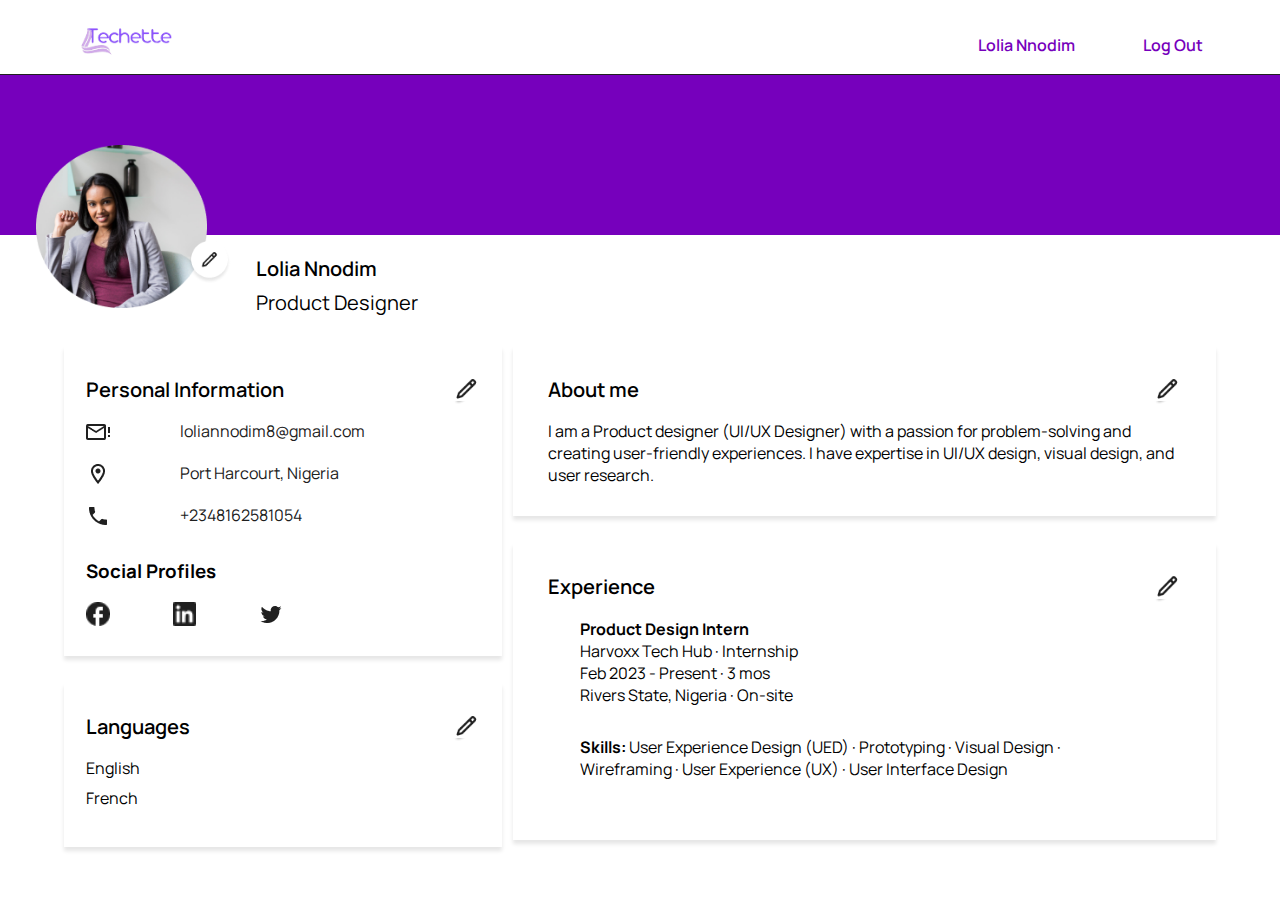
<file: pages/dashboard1.html>
<!DOCTYPE html>
<html lang="en">
<head>
    <meta charset="UTF-8">
    <meta http-equiv="X-UA-Compatible" content="IE=edge">
    <meta name="viewport" content="width=device-width, initial-scale=1.0">
    <title>Techette > Dashboard</title>
    <link href="https://cdn.jsdelivr.net/npm/bootstrap@5.0.2/dist/css/bootstrap.min.css" rel="stylesheet" integrity="sha384-EVSTQN3/azprG1Anm3QDgpJLIm9Nao0Yz1ztcQTwFspd3yD65VohhpuuCOmLASjC" crossorigin="anonymous">
    <link rel="stylesheet" href="../assets/styles/style.css">
    <link rel="stylesheet" href="../assets/styles/media.css">
</head>
<body>



    
    <!-- NAVBAR STARTS HERE -->
    <div class="header">

        <nav  class="dash-nav nav">
            <div class="dash-logo">
                <a href="home.html"><img src="../assets/images/logo-m.png" alt=""></a>
            </div>
            <ul>
                <li><a> Lolia Nnodim</a></li>
                <li><a href="login.html">Log Out</a></li>
            </ul>
                    
            
        </nav>

    </div>


    <!-- NAVBAR ENDS -->
    
    <div class="dash1">
        <div class="dash-p"></div>
        <div class="dash-flex1">
            <div class="flex-img">
                <img src="../assets/images/profile.png" alt="">
                <img src="../assets/images/edit1.png" alt="" class="edit1">
            </div>
            <div class="flex-txt">
                <h3>Lolia Nnodim</h3>
                <p>Product Designer</p>
            </div>
        </div>

        <div class="profile">
            <div class="profile-l">
                <div class="profile1">
                    <div class="edit2">
                        <h3>Personal Information</h3>
                        <img src="../assets/images/jam_pencil.png" alt="">
                    </div>
                    <div class="soc">
                        <a href=""><img src="../assets/images/mail-d.png" alt=""></a>
                        <div class="a"><a href=""><p>loliannodim8@gmail.com</p></a></div>
                        
                    </div>
                    <div class="soc">
                        <a href=""><img src="../assets/images/loc-d.png" alt=""></a>
                        <div class="a">
                            <a href=""><p>Port Harcourt, Nigeria</p></a>
                        </div>
                        
                    </div>
                    <div class="soc">
                        <a href=""><img src="../assets/images/call-d.png" alt=""></a>

                        <div class="a">
                            <a href=""><p>+2348162581054</p></a>

                        </div>
                    </div>
                    
                        <h3 class="prof">Social Profiles</h3>

                    <div class="accounts">
                        <div class="acct-imgs">
                            <img src="../assets/images/fb-d.png" alt="">
                            <img src="../assets/images/in-d.png" alt="">
                            <img src="../assets/images/twit-d.png" alt="">
                        </div>
                    </div>
                    
                </div>

                <div class="profile1 lang">
                    <div class="edit2">
                        <h3>Languages</h3>
                        <img src="../assets/images/jam_pencil.png" alt="">
                    </div>
                    <p>English</p>
                    <p>French</p>
                </div>
            </div>
            <div class="profile-r">
                <div class="profile1">
                    <div class="edit2">
                        <h3>About me</h3>
                        <img src="../assets/images/jam_pencil.png" alt="">
                    </div>

                    <p class="user">I am a Product designer (UI/UX Designer) with a passion for problem-solving and creating
                        user-friendly experiences. I have expertise in UI/UX design, visual design, and user research.</p>
                </div>

                <div class="profile1">
                    <div class="edit2">
                        <h3>Experience</h3>
                        <img src="../assets/images/jam_pencil.png" alt="">
                    </div>

                    <div class="exp">
                        <p><b>Product Design Intern</b></p>
                        <p>Harvoxx Tech Hub · Internship</p>
                        <p>Feb 2023 - Present · 3 mos</p>
                        <p>Rivers State, Nigeria · On-site</p>
                    </div>
                    <div class="exp">
                        <p><b>Skills:</b> User Experience Design (UED) · Prototyping · Visual Design · Wireframing ·
                            User Experience (UX) · User Interface Design</span>

                    </div>
                       
                    
                </div>

            </div>
        </div>
    </div>

    <script src="https://cdn.jsdelivr.net/npm/@popperjs/core@2.9.2/dist/umd/popper.min.js" integrity="sha384-IQsoLXl5PILFhosVNubq5LC7Qb9DXgDA9i+tQ8Zj3iwWAwPtgFTxbJ8NT4GN1R8p" crossorigin="anonymous"></script>
    <script src="https://cdn.jsdelivr.net/npm/bootstrap@5.0.2/dist/js/bootstrap.min.js" integrity="sha384-cVKIPhGWiC2Al4u+LWgxfKTRIcfu0JTxR+EQDz/bgldoEyl4H0zUF0QKbrJ0EcQF" crossorigin="anonymous"></script>
    
</body>
</html>
</file>
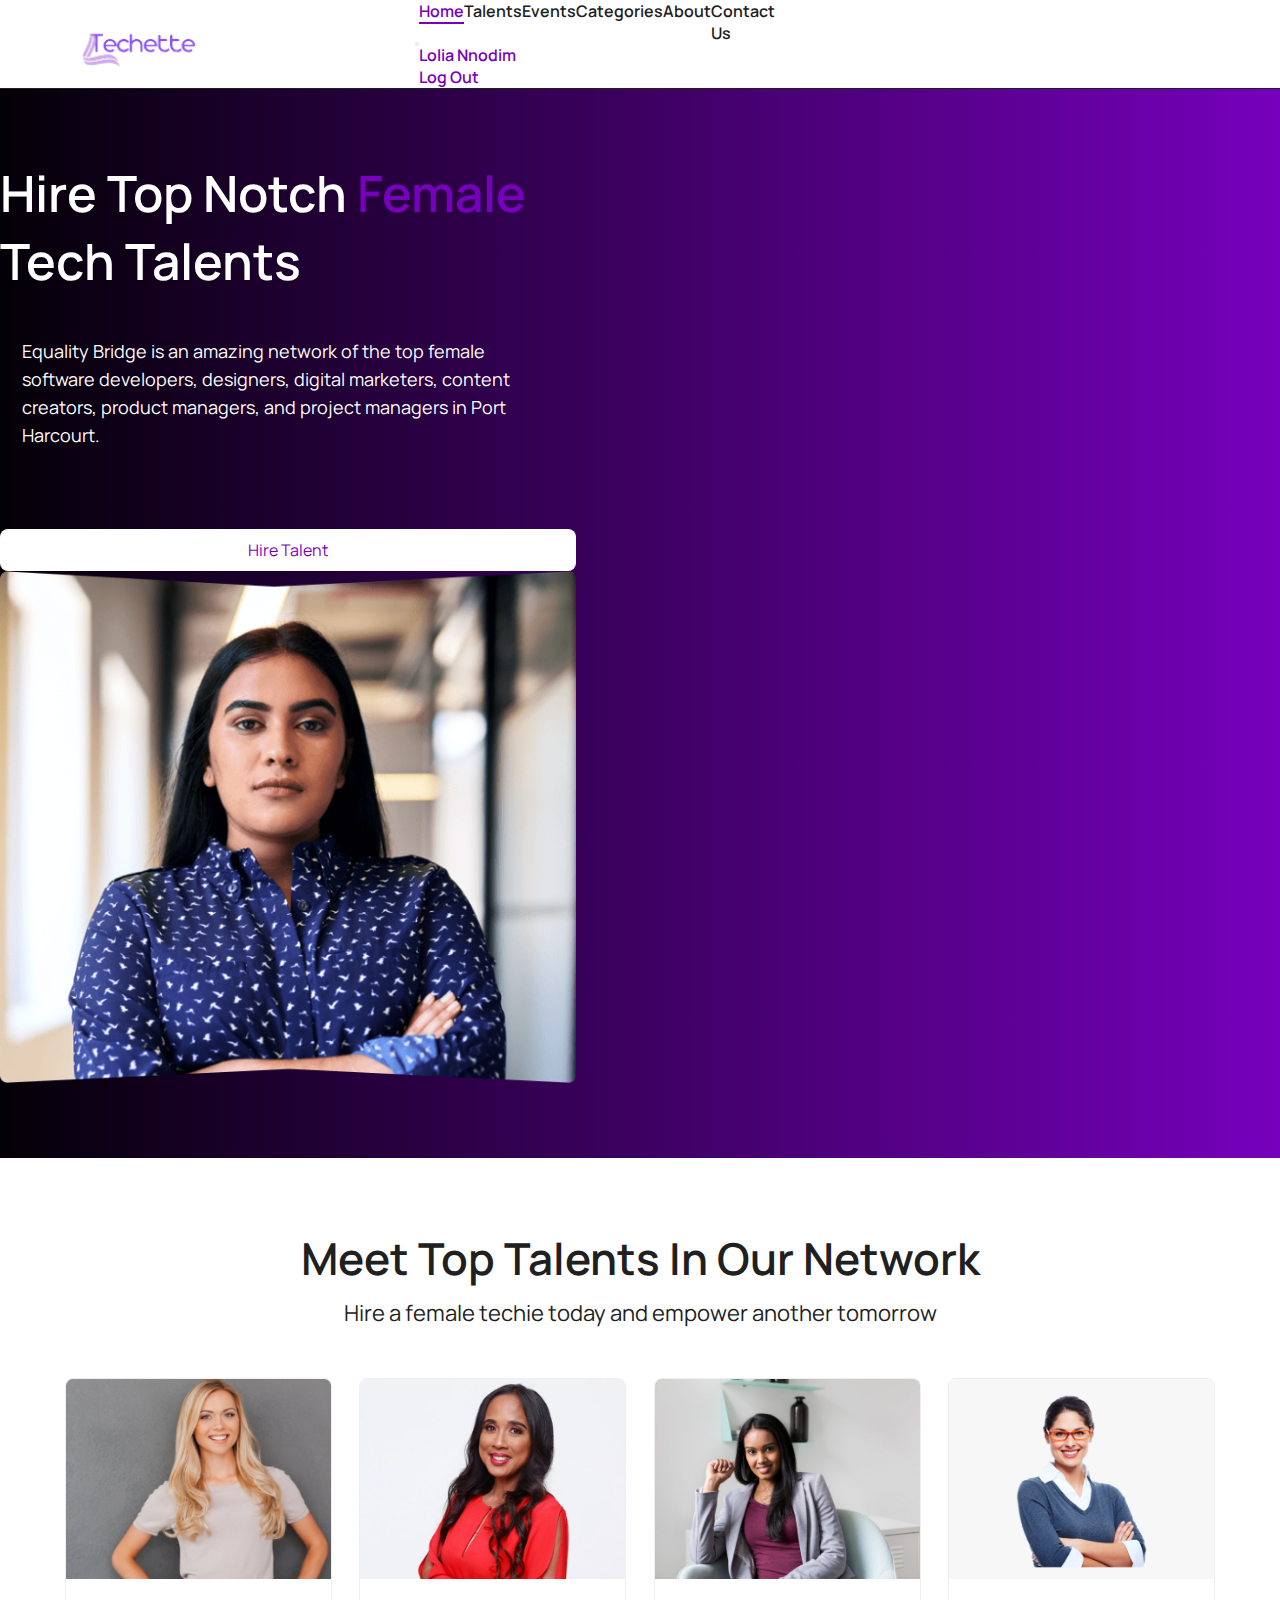
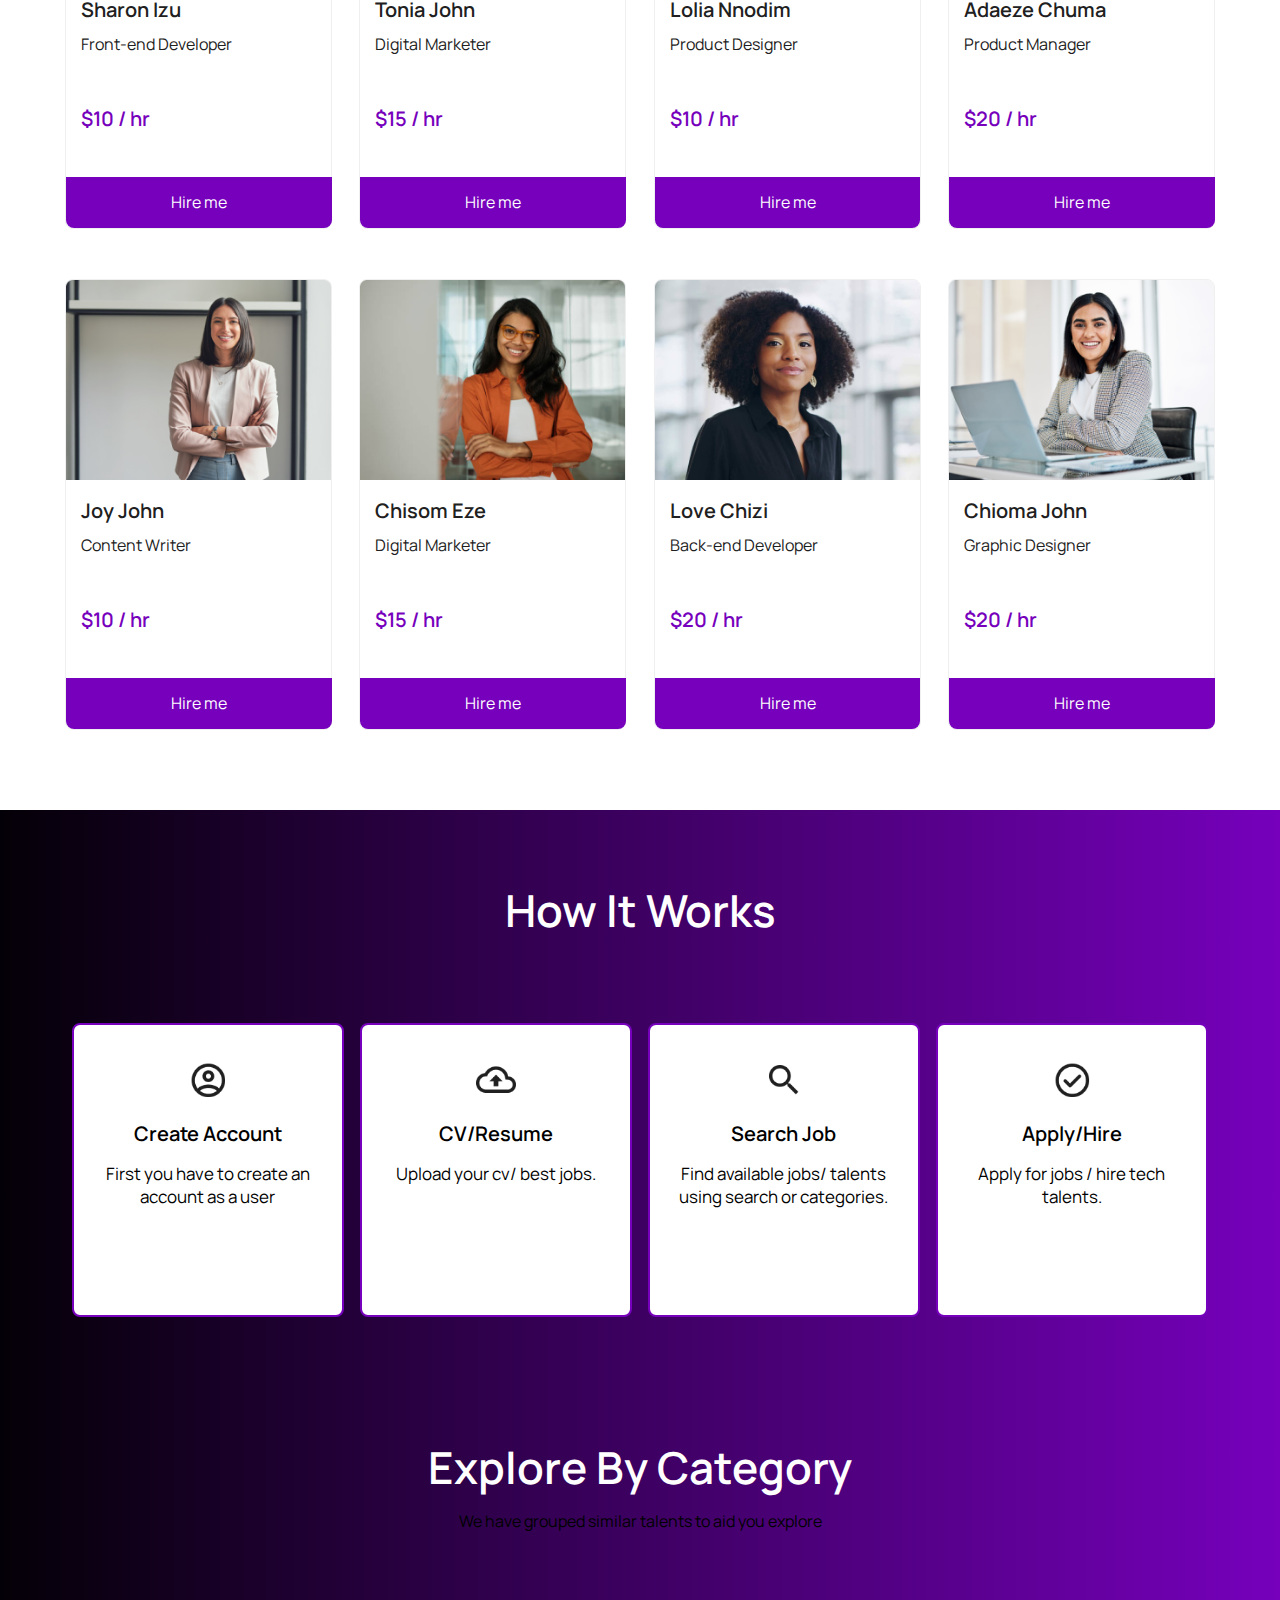
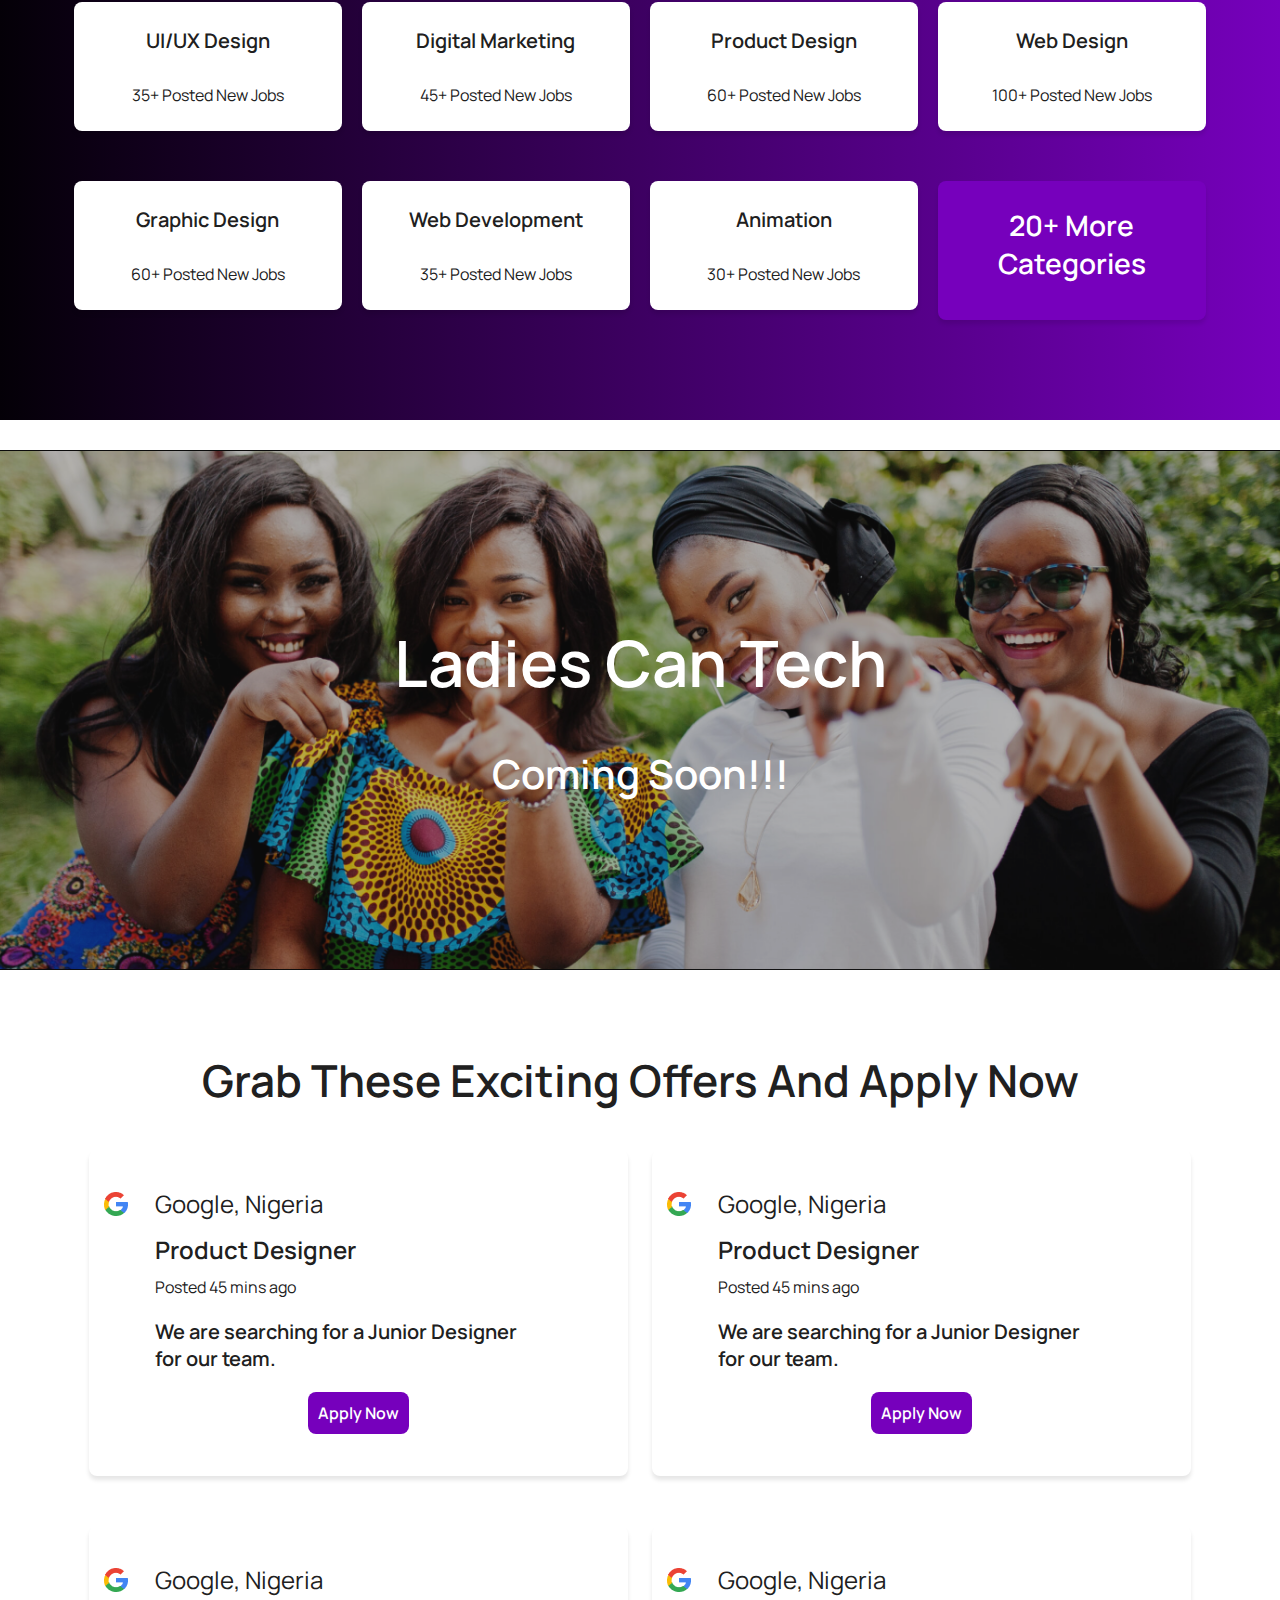
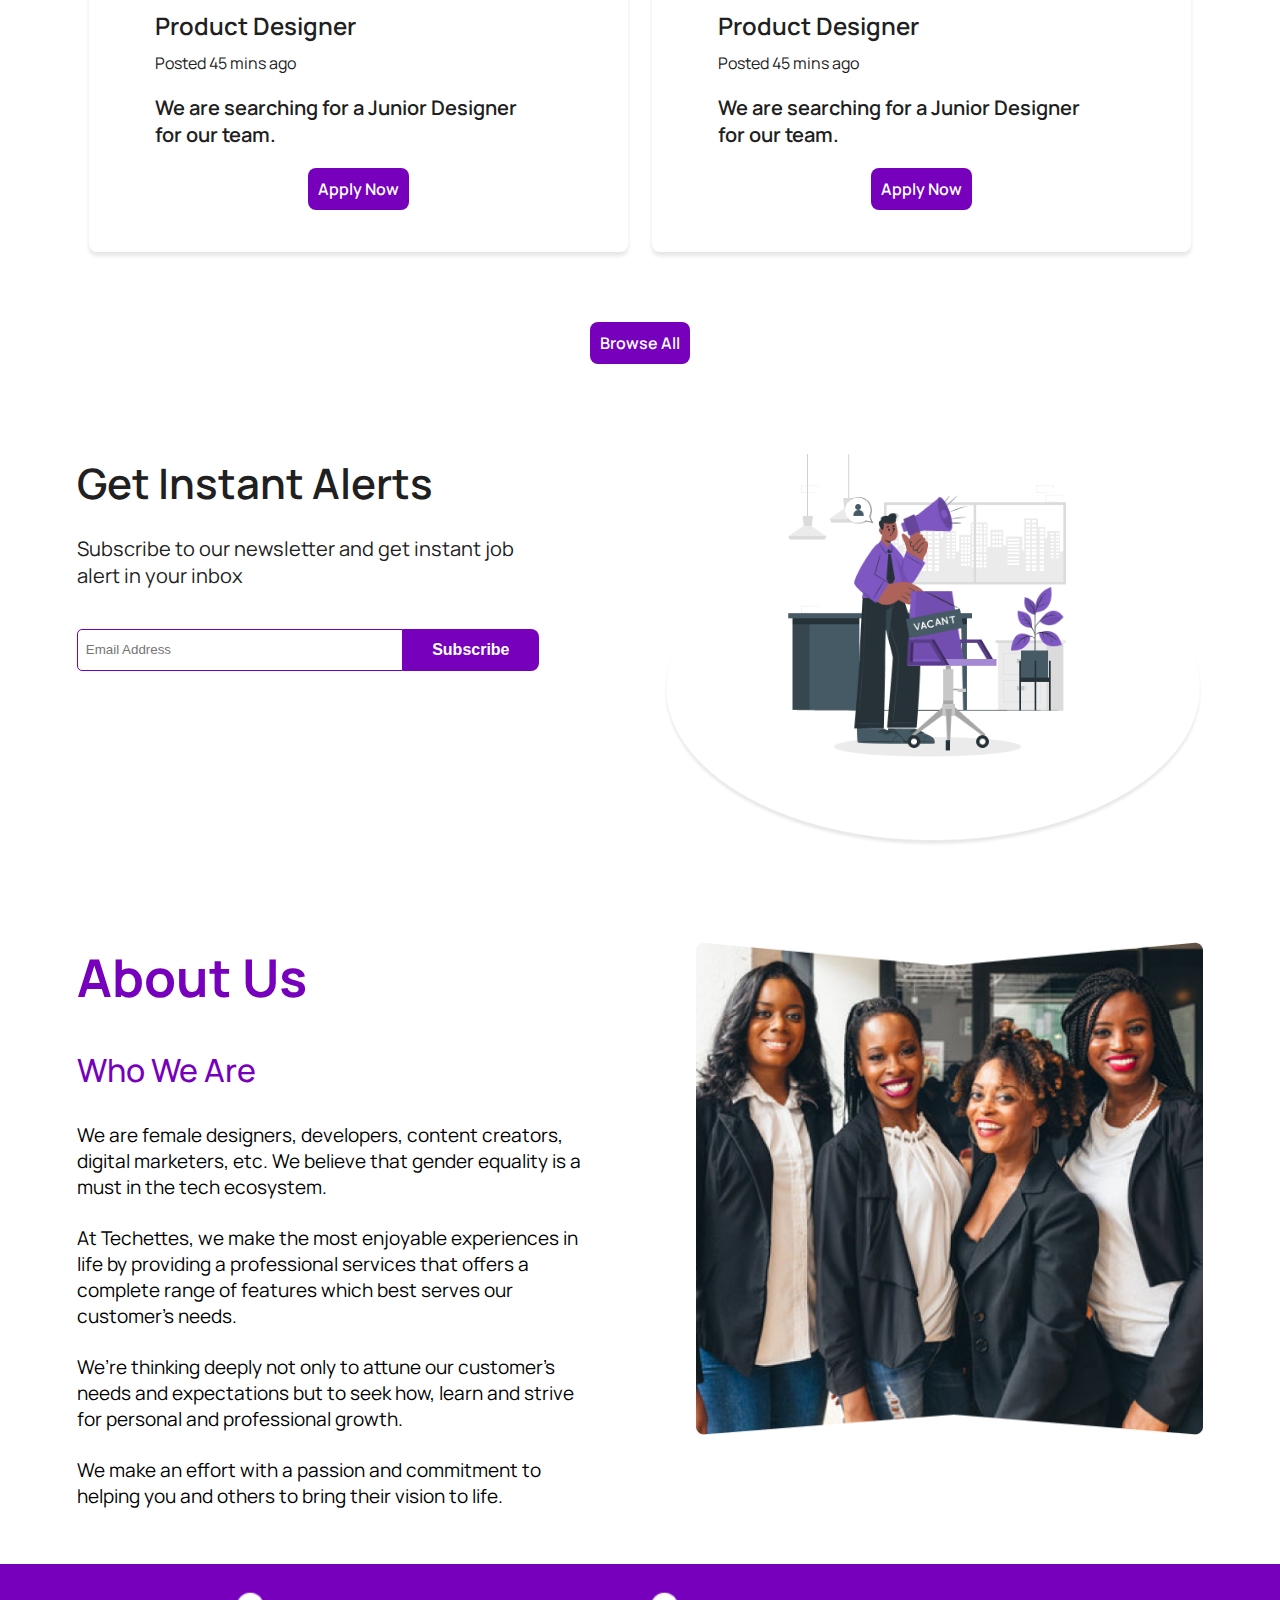
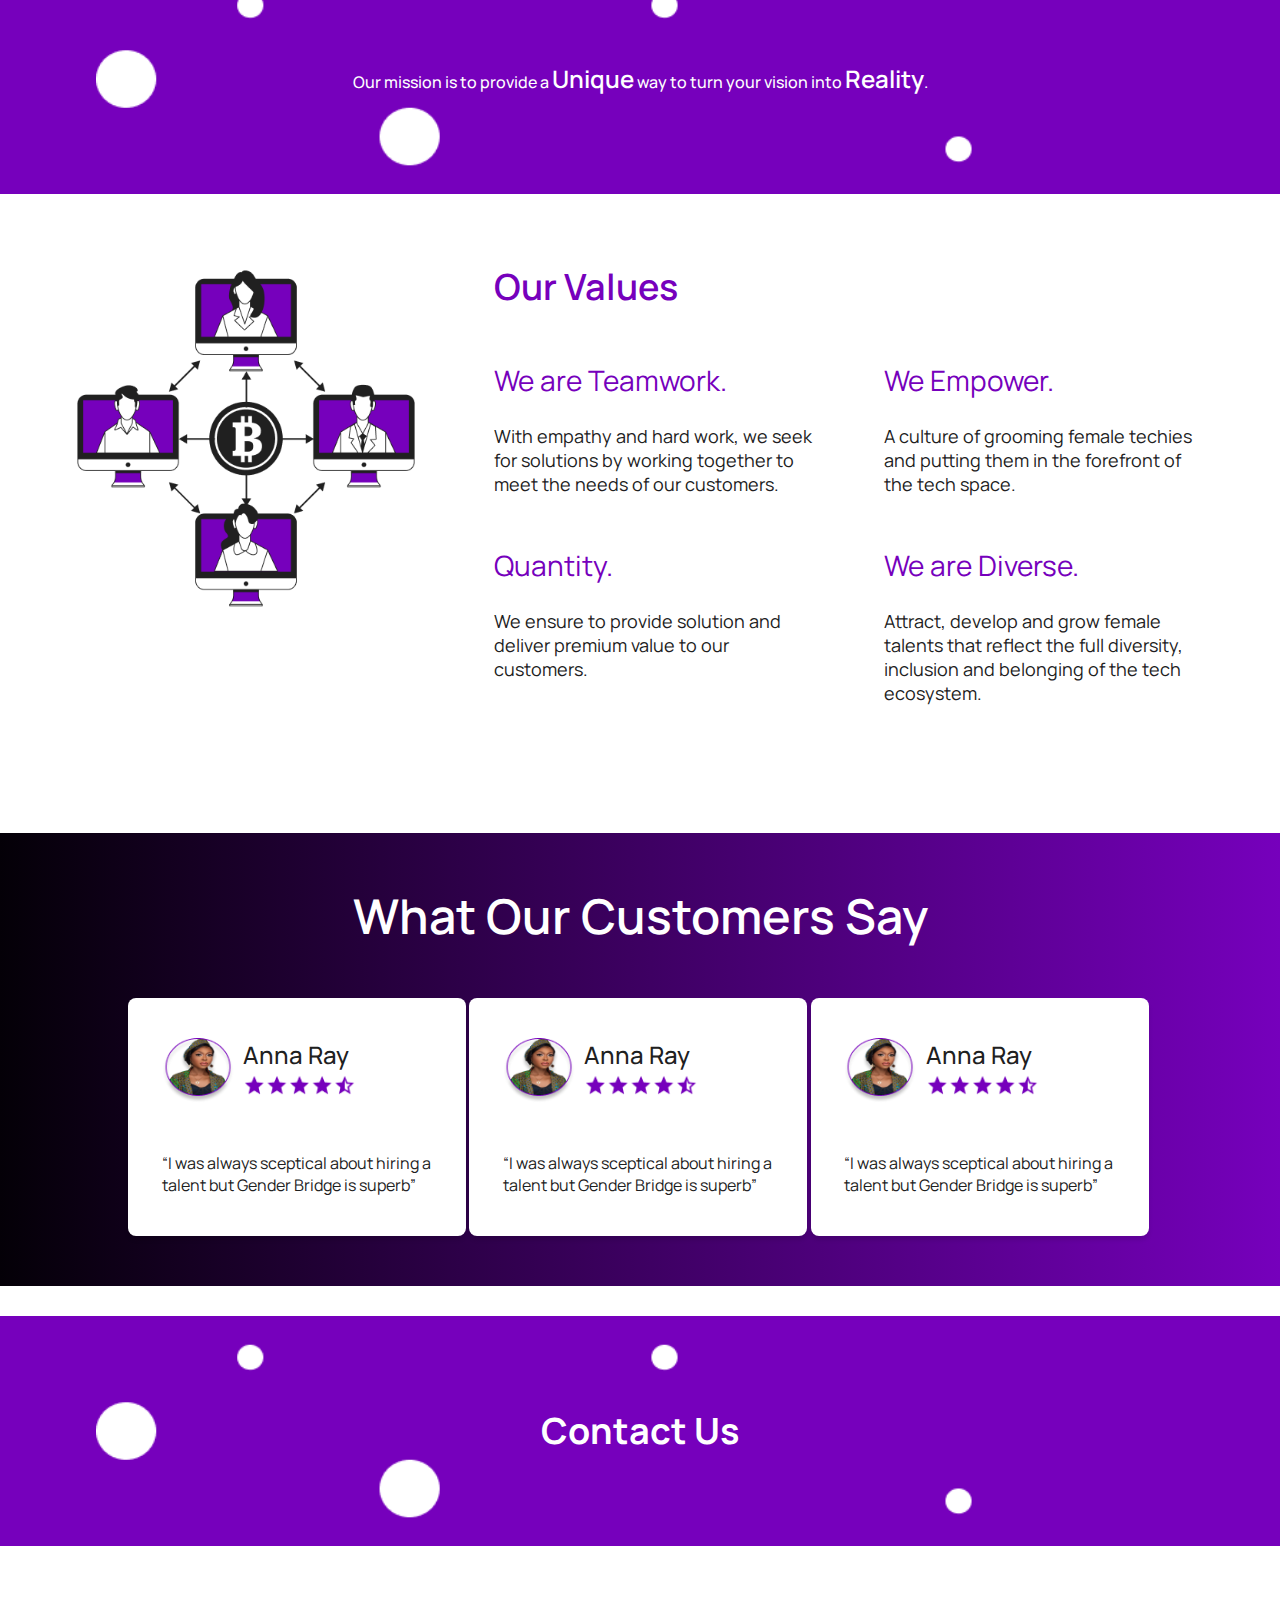
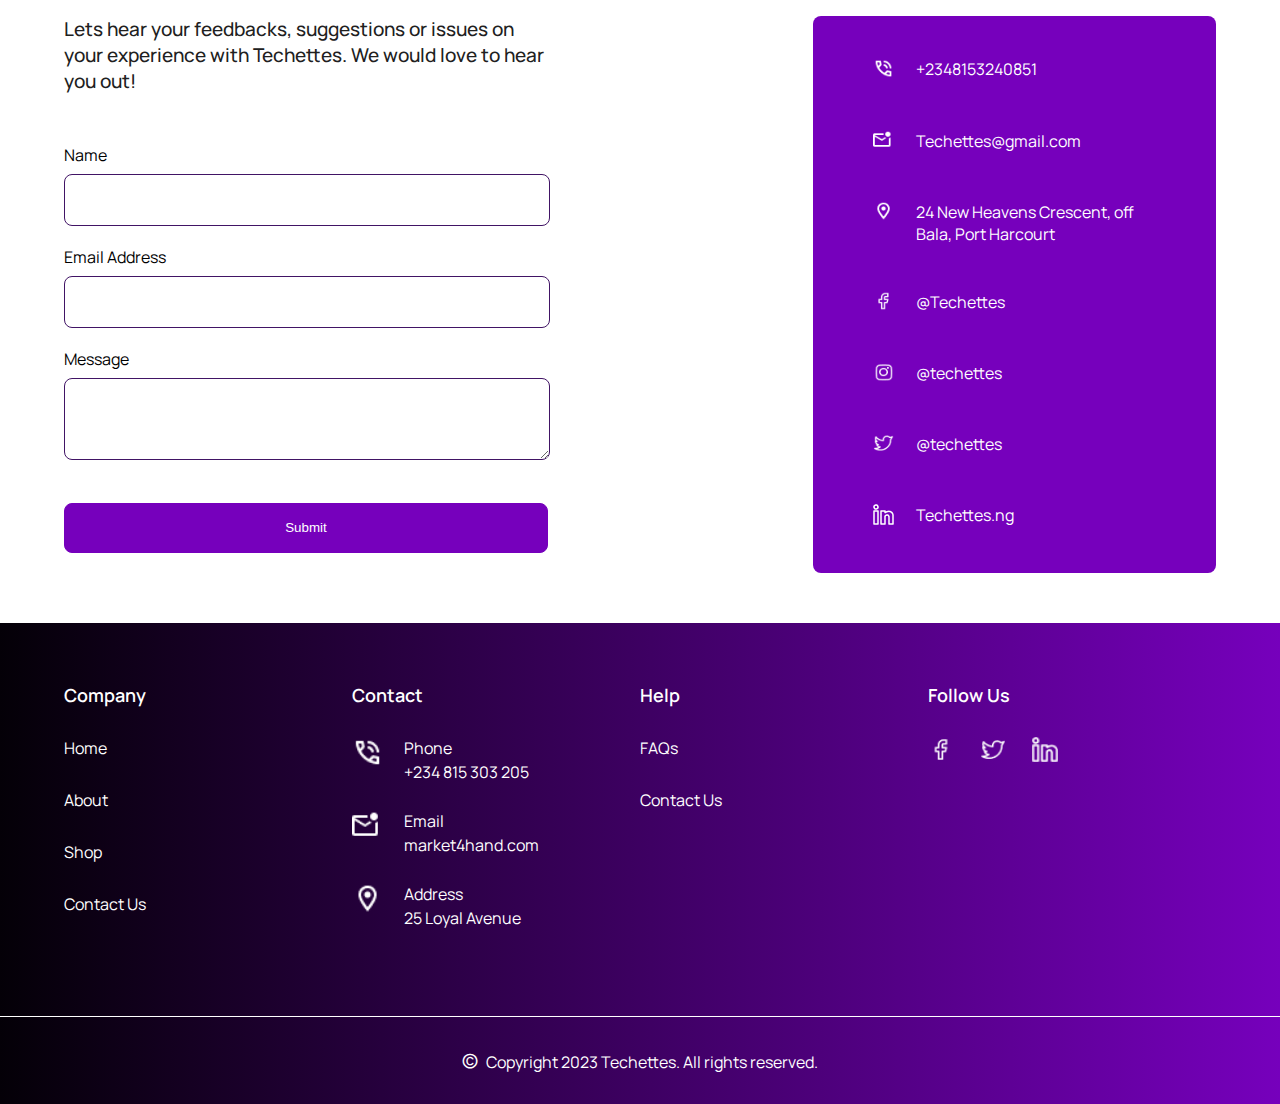
<file: pages/home.html>
<!DOCTYPE html>
<html lang="en">
<head>
    <meta charset="UTF-8">
    <meta http-equiv="X-UA-Compatible" content="IE=edge">
    <meta name="viewport" content="width=device-width, initial-scale=1.0">
    <link href="https://cdn.jsdelivr.net/npm/bootstrap@5.0.2/dist/css/bootstrap.min.css" rel="stylesheet" integrity="sha384-EVSTQN3/azprG1Anm3QDgpJLIm9Nao0Yz1ztcQTwFspd3yD65VohhpuuCOmLASjC" crossorigin="anonymous">
    <link rel="stylesheet" href="../assets/styles/style.css">
    <link rel="stylesheet" href="../assets/styles/media.css">
    <title>Techette</title>
</head>
<body>

    <!-- NAVBAR STARTS HERE -->
    <div class="header">

        <nav class="navbar navbar-expand-lg navbar-light ">
            <div class="container-fluid nav">
                <div class="logo">
                    <a class="navbar-brand" href="#"><img src="../assets/images/logo-m.png" alt=""></a>
                </div>
                
                <button class="navbar-toggler" type="button" data-bs-toggle="collapse" data-bs-target="#navbarSupportedContent" aria-controls="navbarSupportedContent" aria-expanded="false" aria-label="Toggle navigation">
                <span class="navbar-toggler-icon"></span>
                </button>
                <div class="collapse navbar-collapse col" id="navbarSupportedContent">
                <ul class="navbar-nav me-auto mb-2 mb-lg-0 ul">
                    <li class="nav-item">
                    <a class="nav-link active active1" aria-current="page" href="#home" style="color: #7600BC;">Home</a>
                    </li>
                    <li class="nav-item">
                    <a class="nav-link active" aria-current="page" href="#talent">Talents</a>
                    </li>
                    <li class="nav-item">
                    <a class="nav-link active" aria-current="page" href="#event">Events</a>
                    </li>
                    <li class="nav-item">
                    <a class="nav-link active" aria-current="page" href="#catergory">Categories</a>
                    </li>
                    <li class="nav-item">
                    <a class="nav-link active" aria-current="page" href="#about">About</a>
                    </li>
                    <li class="nav-item">
                    <a class="nav-link active" aria-current="page" href="#contact">Contact Us</a>
                    </li>

                    
                    
                </ul>
                <form class="d-flex form">
                    <li class="nav-item">
                    <a class="nav-link active" aria-current="page" href="dashboard1.html" style="color: #7600BC;">Lolia Nnodim</a>
                    </li>

                    <li class="nav-item">
                        <a class="nav-link active" aria-current="page" href="login.html" style="color: #7600BC;">Log Out</a>
                    </li>

                    
                    
                    <!-- <li class="nav-item dropdown">
                    <a class="nav-link dropdown-toggle sign" href="#" id="navbarDropdown" role="button" data-bs-toggle="dropdown" aria-expanded="false" style="color: #fff;">
                        Sign Up
                    </a>
                    <ul class="dropdown-menu" aria-labelledby="navbarDropdown">
                        <li><a class="dropdown-item" href="pages/signup2.html">Talent</a></li>
                        <li><a class="dropdown-item" href="pages/signup1.html">Client</a></li>
                    </ul>
                    </li> -->
                </form>
                </div>
            </div>
        </nav>

    </div>

    <!-- NAVBAR ENDS HERE -->


    <!-- HERO-SECTION STARTS HERE -->
    <section class="hero" id="home">

            <div class="hero-txt">

                <h1>Hire Top Notch <span style="color: #7600BC;">Female</span> Tech Talents</h1>

                <p>Equality Bridge is an amazing network of the top female
                    software developers, designers, digital marketers, content
                    creators, product managers, and project managers in 
                    Port Harcourt.
                </p>

                <a href="#talent" class="hire">Hire Talent</a>

            </div>

            <div class="hero-img">

                <img src="../assets/images/hero-image.png" alt="">
            
            </div>
        
    </section>
    <!-- HERO-SECTION ENDS HERE -->

    <!-- TOP TALENTS SECTION STARTS HERE -->
    <section class="top" id="talent">
        <h2>Meet Top Talents In Our Network</h2>

        <p>Hire a female techie today and empower another tomorrow</p>

        <div class="talents">
            <div class="talent1">
                <img src="../assets/images/top1.png" alt="">
                <h3>Sharon Izu</h3>
                <p>Front-end Developer</p>
                <h4>$10 / hr</h4>

                <div class="hire-me" onclick="m1()">
                    <a>Hire me</a>
                </div>

                <!-- modal -->
                <div class="modes" id="mode1">
                    <h4 class="name">Sharon Izu <span class="x" onclick="x1()" >X</span></h4>
                    <p>Front-end Developer</p>
                    <p>Lorem ipsum.  Ad a maxime libero architecto laboriosam? Rerum cupiditate excepturi voluptate placeat magnam.</p>
                    <div class="tools">
                        <span>JS</span> <span>jQuery</span> <span>ReactJs</span>

                    </div>
                    <a href="" class="message">Message</a>

                </div>

            </div>

            <div class="talent1">
                <img src="../assets/images/top2.png" alt="">
                <h3>Tonia John</h3>
                <p>Digital Marketer</p>
                <h4>$15 / hr</h4>

                <div class="hire-me" onclick="m2()">
                    <a>Hire me</a>
                </div>


                <!-- modal -->
                <div class="modes" id="mode2">
                    <h4 class="name">Tonia John <span class="x" onclick="x2()">X</span></h4>
                    <p>Digital Marketer</p>
                    <p>Lorem ipsum.  Ad a maxime libero architecto laboriosam? Rerum cupiditate excepturi voluptate placeat magnam.</p>
                    <div class="tools">
                        <span>Slack</span> <span>Trello</span> <span>Canva</span>

                    </div>
                    <a href="" class="message">Message</a>

                </div>

                
            </div>

            <div class="talent1">
                <img src="../assets/images/top3.png" alt="">
                <h3>Lolia Nnodim</h3>
                <p>Product Designer</p>
                <h4>$10 / hr</h4>

                <div class="hire-me" onclick="m3()">
                    <a>Hire me</a>
                </div>

                <!-- modal -->
                <div class="modes" id="mode3">
                    <h4 class="name">Lolia Nnodim <span class="x" onclick="x3()">X</span></h4>
                    <p>Product Designer</p>
                    <p>Lorem ipsum.  Ad a maxime libero architecto laboriosam? Rerum cupiditate excepturi voluptate placeat magnam.</p>
                    <div class="tools">
                        <span>Figma</span> <span>Adobe XD</span> <span>Sketch</span>

                    </div>
                    <a href="" class="message">Message</a>

                </div>

                
            </div>

            <div class="talent1">
                <img src="../assets/images/top4.png" alt="">
                <h3>Adaeze Chuma</h3>
                <p>Product Manager</p>
                <h4>$20 / hr</h4>

                <div class="hire-me" onclick="m4()">
                    <a>Hire me</a>
                </div>

                <!-- modal -->
                <div class="modes" id="mode4">
                    <h4 class="name">Adaeze Chuma <span class="x" onclick="x4()">X</span></h4>
                    <p>Product Manager</p>
                    <p>Lorem ipsum.  Ad a maxime libero architecto laboriosam? Rerum cupiditate excepturi voluptate placeat magnam.</p>
                    <div class="tools">
                        <span>Trello</span> <span>Jira</span> <span>Wrike</span>

                    </div>
                    <a href="" class="message">Message</a>

                </div>

                
            </div>


            <div class="talent1">
                <img src="../assets/images/top5.png" alt="">
                <h3>Joy John</h3>
                <p>Content Writer</p>
                <h4>$10 / hr</h4>

                <div class="hire-me" onclick="m5()">
                    <a>Hire me</a>
                </div>

                <!-- modal -->
                <div class="modes" id="mode5">
                    <h4 class="name">Joy John <span class="x" onclick="x5()">X</span></h4>
                    <p>Content Writer</p>
                    <p>Lorem ipsum.  Ad a maxime libero architecto laboriosam? Rerum cupiditate excepturi voluptate placeat magnam.</p>
                    <div class="tools">
                        <span>Canva</span> <span>Editing</span> <span>Evernote</span>

                    </div>
                    <a href="" class="message">Message</a>

                </div>

                
            </div>

            <div class="talent1">
                <img src="../assets/images/top6.png" alt="">
                <h3>Chisom Eze</h3>
                <p>Digital Marketer</p>
                <h4>$15 / hr</h4>

                <div class="hire-me" onclick="m6()">
                    <a>Hire me</a>
                </div>

                <!-- modal -->
                <div class="modes" id="mode6">
                    <h4 class="name">Chisom Eze <span class="x" onclick="x6()">X</span></h4>
                    <p>Digital Marketer</p>
                    <p>Lorem ipsum.  Ad a maxime libero architecto laboriosam? Rerum cupiditate excepturi voluptate placeat magnam.</p>
                    <div class="tools">
                        <span>Slack</span> <span>Trello</span> <span>Canva</span>

                    </div>
                    <a href="" class="message">Message</a>

                </div>

                
            </div>

            <div class="talent1">
                <img src="../assets/images/top7.png" alt="">
                <h3>Love Chizi</h3>
                <p>Back-end Developer</p>
                <h4>$20 / hr</h4>

                <div class="hire-me" onclick="m7()">
                    <a>Hire me</a>
                </div>

                <!-- modal -->
                <div class="modes" id="mode7">
                    <h4 class="name">Love Chizi <span class="x" onclick="x7()">X</span></h4>
                    <p>Back-end Developer</p>
                    <p>Lorem ipsum.  Ad a maxime libero architecto laboriosam? Rerum cupiditate excepturi voluptate placeat magnam.</p>
                    <div class="tools">
                        <span>JS</span> <span>PHP</span> <span>Python</span>

                    </div>
                    <a href="" class="message">Message</a>

                </div>

                
            </div>

            <div class="talent1">
                <img src="../assets/images/top8.png" alt="">
                <h3>Chioma John</h3>
                <p>Graphic Designer</p>
                <h4>$20 / hr</h4>

                <div class="hire-me" onclick="m8()">
                    <a>Hire me</a>
                </div>

                <!-- modal -->
                <div class="modes" id="mode8">
                    <h4 class="name">Chioma John <span class="x" onclick="x8()">X</span></h4>
                    <p>Graphic Designer</p>
                    <p>Lorem ipsum.  Ad a maxime libero architecto laboriosam? Rerum cupiditate excepturi voluptate placeat magnam.</p>
                    <div class="tools">
                        <span>Canva</span> <span>Adobe</span> <span>GIMP</span>

                    </div>
                    <a href="" class="message">Message</a>

                </div>

                
            </div>
        </div>
        <!-- <div class="more">
            <a href="">See more</a>
        </div> -->

    </section>

<!-- TOP TALENTS SECTION ENDS HERE -->



    <!-- HOW IT WORKS SECTION STARTS HERE -->

    <section class="how">
        <h2>How It Works</h2>
        


        <div class="steps">

            <a><div class="step1">
                <img src="../assets/images/user.png" alt="">
                <h4>Create Account</h4>
                <p>First you have to create an account as a user</p>
            </div></a>

            <a><div class="step1">
                <img src="../assets/images/upload.png" alt="">
                <h4>CV/Resume</h4>
                <p>Upload your cv/ best jobs.</p>
            </div></a>

            <a><div class="step1">
                <img src="../assets/images/search.png" alt="">
                <h4>Search Job</h4>
                <p>Find available jobs/ talents using search or categories.</p>
            </div></a>

            <a><div class="step1">
                <img src="../assets/images/mark.png" alt="">
                <h4>Apply/Hire</h4>
                <p>Apply for jobs / hire tech talents.</p>
            </div></a>


        </div>
    </section>

    <!-- HOW IT WORKS SECTION ENDS HERE -->


    <!-- EXPLORE SECTION STARTS HERE -->
    <section class="explore how" id="catergory">
        <h2>Explore By Category</h2>
        <p>We have grouped similar talents to aid you explore</p>

        <div class="steps">
            <a href="">
                <div class="explore1">
                    <h4>UI/UX Design</h4>
                    <p>35+ Posted New Jobs</p>
                </div>
            </a>

            <a href="">
                <div class="explore1">
                    <h4>Digital Marketing</h4>
                    <p>45+ Posted New Jobs</p>
                </div>
            </a>

            <a href="">
                <div class="explore1">
                    <h4>Product Design</h4>
                    <p>60+ Posted New Jobs</p>
                </div>
            </a>

            <a href="">
                <div class="explore1">
                    <h4>Web Design</h4>
                    <p>100+ Posted New Jobs</p>
                </div>
            </a>


            <a href="">
                <div class="explore1">
                    <h4>Graphic Design</h4>
                    <p>60+ Posted New Jobs</p>
                </div>
            </a>

            <a href="">
                <div class="explore1">
                    <h4>Web Development</h4>
                    <p>35+ Posted New Jobs</p>
                </div>
            </a>

            <a href="">
                <div class="explore1">
                    <h4>Animation</h4>
                    <p>30+ Posted New Jobs</p>
                </div>
            </a>


            <a href="">
                <div class="explore1 explore2">
                    <h5>20+ More <br> Categories</h5>
                </div>
            </a>
        </div>
    </section>

    <!-- EXPLORE SECTION ENDS HERE -->

    <!-- LADIES CAN TECH SECTION STARTS HERE -->

    <div class="ladies" id="event">
        <div class="dk"></div>
        <h3>Ladies Can Tech </h3>
        <h5>Coming Soon!!! </h5>
    </div>

    <!-- LADIES CAN TECH SECTION ENDS HERE -->



    <!-- EXCITING OFFERS SECTION STARTS HERE -->
    <section class="exciting">
        <h2>Grab These Exciting Offers And Apply Now</h2>

        <div class="offers">

            <div class="offer1">
                <div class="google">
                    <div class="g-l">
                        <img src="../assets/images/google.png" alt="">
                    </div>
                    <div class="g-r">
                        <h4>Google, Nigeria</h4>
                        <h3>Product Designer</h3>
                        <p>Posted 45 mins ago</p>
                        <h5>We are searching for a Junior Designer for our team. </h5>
                    </div>
                </div>
                <div class="apply">
                    <a href="">Apply Now</a>
                </div>
            </div>

            <div class="offer1">
                <div class="google">
                    <div class="g-l">
                        <img src="../assets/images/google.png" alt="">
                    </div>
                    <div class="g-r">
                        <h4>Google, Nigeria</h4>
                        <h3>Product Designer</h3>
                        <p>Posted 45 mins ago</p>
                        <h5>We are searching for a Junior Designer for our team. </h5>
                    </div>
                </div>
                <div class="apply">
                    <a href="">Apply Now</a>
                </div>
            </div>

            <div class="offer1">
                <div class="google">
                    <div class="g-l">
                        <img src="../assets/images/google.png" alt="">
                    </div>
                    <div class="g-r">
                        <h4>Google, Nigeria</h4>
                        <h3>Product Designer</h3>
                        <p>Posted 45 mins ago</p>
                        <h5>We are searching for a Junior Designer for our team. </h5>
                    </div>
                </div>
                <div class="apply">
                    <a href="">Apply Now</a>
                </div>
            </div>


            <div class="offer1">
                <div class="google">
                    <div class="g-l">
                        <img src="../assets/images/google.png" alt="">
                    </div>
                    <div class="g-r">
                        <h4>Google, Nigeria</h4>
                        <h3>Product Designer</h3>
                        <p>Posted 45 mins ago</p>
                        <h5>We are searching for a Junior Designer for our team. </h5>
                    </div>
                </div>
                <div class="apply">
                    <a href="">Apply Now</a>
                </div>
            </div>

            
        </div>
                <div class="apply">
                    <a href="">Browse All</a>
                </div>
    </section>

    <!-- EXCITING OFFERS SECTION ENDS HERE -->

    <!-- NEWSLETTER SECTION STARTS HERE -->
    <div class="news">
        <form >
            <h3>Get Instant Alerts</h3>
            <p>Subscribe to our newsletter and get  instant job alert in your inbox</p>
            <div class="input">
                <input type="email" placeholder="Email Address">
                <button type="submit">Subscribe</button>
            </div>
            
        </form>

        <div class="news-img">
            <img src="../assets/images/vacant.png" alt="">
        </div>
    </div>


    <!-- NEWSLETTER SECTION ENDS HERE -->


     <!-- ABOUT SECTION STARTS HERE -->
    <section class="about-us" id="about">
        <div class="about-c">
            <div class="about-l">
                <h2>About Us</h2>
                <h3>Who We Are</h3>
                <p>We are female designers, developers, content creators, digital marketers, etc. We believe that gender equality is a must in the tech ecosystem.</p>

                <p>At Techettes, we make the most enjoyable  experiences in life by providing a professional services that offers a complete range of features which best serves our customer’s needs.</p>

                <p>We’re thinking deeply not only to attune our customer’s needs and expectations but to seek how, learn and strive for personal and professional growth.</p>

                <p>We make an effort  with a passion and commitment to helping you and others to bring their vision to life. </p>
            </div>

            <div class="about-r">
                <img src="../assets/images/ab-img.png" alt="">
            </div>
        </div>
        

        <div class="purple">
            <div class="circle">
                <p>Our mission is to provide a <span>Unique</span>  way to turn your vision into <span>Reality</span>.</p>
            </div>
        </div>

        <div class="value">
            <div class="value-l">
                <img src="../assets/images/value.png" alt="">
            </div>
            <div class="value-r">
                <h3>Our Values</h3>
                <div class="values-p">
                    <div class="value1">
                        <h4>We are Teamwork.</h4>
                        <p>With empathy and hard work, we  seek for solutions by working together to meet the needs of our customers. </p>
                    </div>

                    <div class="value1">
                        <h4>We Empower.</h4>
                        <p>A culture of grooming female techies and putting them in the forefront of the tech space.</p>
                    </div>

                    <div class="value1">
                        <h4>Quantity.</h4>
                        <p>We ensure to provide solution and deliver premium value to our customers.</p>
                    </div>

                    <div class="value1">
                        <h4>We are Diverse.</h4>
                        <p>Attract, develop and grow female talents that reflect the full diversity, inclusion and belonging of the tech ecosystem.</p>
                    </div>
                </div>
            </div>
        </div>

    </section>
    

    <!-- ABOUT SECTION ENDS HERE -->


    <!-- TESTIMONIAL SECTION STARTS HERE -->

        <section class="testimonials">
            <h3>What Our Customers Say</h3>
            <div class="testimonial">
                <div class="tests">
                    <div class="test1">
                      <div class="test-img">
                        <img src="../assets/images/test-pix.png" alt="">
                      </div>
                      <div class="t-star">
                        <h4>Anna Ray</h4>
                        <img src="../assets/images/star.png" alt="">
                      </div> 
                      
                    </div>
                    <h5>“I was always sceptical about hiring a talent but Gender Bridge is superb”</h5>
                </div>

                <div class="tests">
                    <div class="test1">
                      <div class="test-img">
                        <img src="../assets/images/test-pix.png" alt="">
                      </div>
                      <div class="t-star">
                        <h4>Anna Ray</h4>
                        <img src="../assets/images/star.png" alt="">
                      </div> 
                      
                    </div>
                    <h5>“I was always sceptical about hiring a talent but Gender Bridge is superb”</h5>
                </div>


                <div class="tests">
                    <div class="test1">
                      <div class="test-img">
                        <img src="../assets/images/test-pix.png" alt="">
                      </div>
                      <div class="t-star">
                        <h4>Anna Ray</h4>
                        <img src="../assets/images/star.png" alt="">
                      </div> 
                      
                    </div>
                    <h5>“I was always sceptical about hiring a talent but Gender Bridge is superb”</h5>
                </div>

            </div>


        </section>


    <!-- TESTIMONIAL SECTION ENDS HERE -->


    <!-- CONTACT SECTION STARTS HERE -->

    <section class="contact-us about-us" id="contact">
        <div class="purple">
            <div class="circle">
                <h3>Contact Us</h3>
            </div>
        </div>

        <div class="contact-flex">
            <form>
                <p>Lets hear your  feedbacks, suggestions or issues on your experience with Techettes. We would love to hear you out!</p>
                <label>Name</label>
                <input type="text">
                <label>Email Address</label>
                <input type="email" name="" id="">
                <label>Message</label>
                <textarea name="" id="" cols="30" rows="10"></textarea>
                <input type="submit" value="Submit" class="sub">
            </form>

            <div class="cont-right">
                <div class="reach">
                    <div class="reach-img">
                        <a href=""><img src="../assets/images/call.png" alt=""></a>
                    </div>
                    <div class="reach-txt">
                        <a href=""><p>+2348153240851</p></a>
                    </div>
                </div>

                <div class="reach">
                    <div class="reach-img">
                        <a href=""><img src="../assets/images/mail.png" alt=""></a>
                    </div>
                    <div class="reach-txt">
                        <a href=""><p>Techettes@gmail.com</p></a>
                    </div>
                </div>

                <div class="reach">
                    <div class="reach-img">
                        <a href=""><img src="../assets/images/location.png" alt=""></a>
                    </div>
                    <div class="reach-txt">
                        <a href=""><p>24 New Heavens Crescent, off Bala, Port Harcourt</p></a>
                    </div>
                </div>

                <div class="reach">
                    <div class="reach-img">
                        <a href=""><img src="../assets/images/fb.png" alt=""></a>
                    </div>
                    <div class="reach-txt">
                        <a href=""><p>@Techettes</p></a>
                    </div>
                </div></a>

                <div class="reach">
                    <div class="reach-img">
                        <a href=""><img src="../assets/images/instagram.png" alt=""></a>
                    </div>
                    <div class="reach-txt">
                        <a href=""><p>@techettes</p></a>
                    </div>
                </div></a>

                <div class="reach">
                    <div class="reach-img">
                        <a href=""><img src="../assets/images/twitter.png" alt=""></a>
                    </div>
                    <div class="reach-txt">
                        <a href=""><p>@techettes</p></a>
                    </div>
                </div>

                <div class="reach">
                    <div class="reach-img">
                        <a href=""><img src="../assets/images/in.png" alt=""></a>
                    </div>
                    <div class="reach-txt">
                        <a href=""><p>Techettes.ng</p></a>
                    </div>
                </div>

                
            </div>
        </div>


    </section>

     <!-- CONTACT SECTION ENDS HERE -->

   

    <!-- FOOTER STARTS HERE -->
        <footer>
            <div class="foot-c">
                
                <div class="foot1">
                    <h3>Company</h3>
                    <li><a href="">Home</a></li>
                    <li><a href="">About</a></li>
                    <li><a href="">Shop</a></li>
                    <li><a href="">Contact Us</a></li>
                </div>
                <div class="foot1">
                    <h3>Contact</h3>
                    <div class="cont">
                        <div class="li-img"><a href="">
                            <img src="../assets/images/call.png" alt="">
                        </a></div>
                        <div class="li-txt">
                            <li><a href="">Phone</a></li>
                            <li><a href="">+234 815 303 205</a></li>
                        </div>
                    </div>

                    <div class="cont">
                        <div class="li-img"><a href="">
                            <img src="../assets/images/mail.png" alt="">
                        </a></div>
                        <div class="li-txt">
                            <li><a href="">Email</a></li>
                            <li><a href="">market4hand.com</a></li>
                        </div>
                    </div>

                    <div class="cont">
                        <div class="li-img"><a href="">
                            <img src="../assets/images/location.png" alt="">
                        </a></div>
                        <div class="li-txt">
                            <li><a href="">Address</a></li>
                            <li><a href="">25 Loyal Avenue</a></li>
                        </div>
                    </div>
                </div>
                <div class="foot1">
                    <h3>Help</h3>
                    <li><a href="">FAQs</a></li>
                    <li><a href="">Contact Us</a></li>
                </div>
                <div class="foot1">
                    <h3>Follow Us</h3>
                    <div class="socials">
                        <img src="../assets/images/fb.png" alt="">
                        <img src="../assets/images/twitter.png" alt="">
                        <img src="../assets/images/in.png" alt="">
                    </div>
                </div>
            </div>

        </footer>
        <div class="main">   
                <li> <span>&copy;</span>  Copyright 2023 Techettes. All rights reserved.</li>                
        </div>

    <!-- FOOTER ENDS HERE -->

        
    <script src="https://cdn.jsdelivr.net/npm/@popperjs/core@2.9.2/dist/umd/popper.min.js" integrity="sha384-IQsoLXl5PILFhosVNubq5LC7Qb9DXgDA9i+tQ8Zj3iwWAwPtgFTxbJ8NT4GN1R8p" crossorigin="anonymous"></script>
    <script src="https://cdn.jsdelivr.net/npm/bootstrap@5.0.2/dist/js/bootstrap.min.js" integrity="sha384-cVKIPhGWiC2Al4u+LWgxfKTRIcfu0JTxR+EQDz/bgldoEyl4H0zUF0QKbrJ0EcQF" crossorigin="anonymous"></script>
    <script src="../script/main.js"></script>
</body>
</html>
</file>
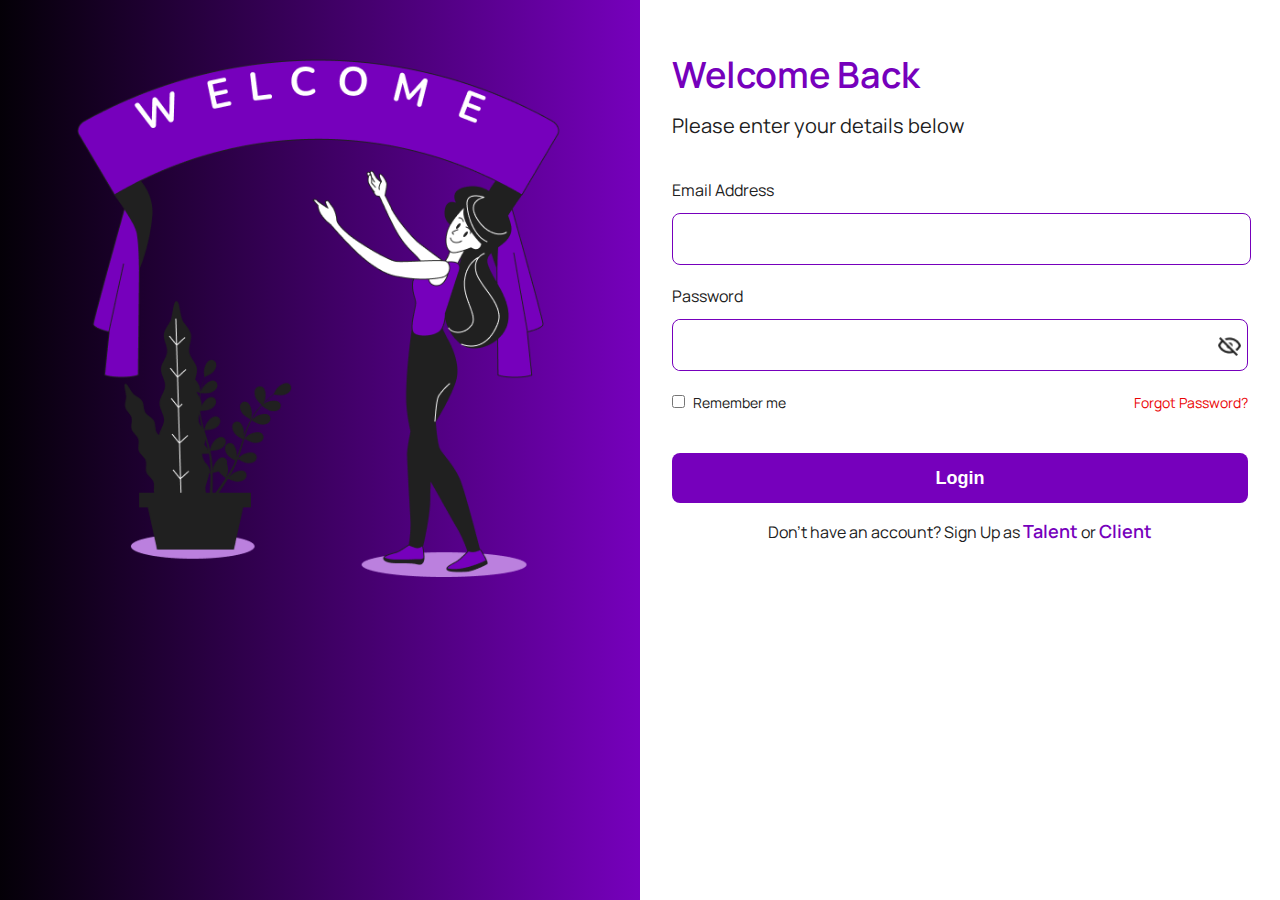
<file: pages/login.html>
<!DOCTYPE html>
<html lang="en">
<head>
    <meta charset="UTF-8">
    <meta http-equiv="X-UA-Compatible" content="IE=edge">
    <meta name="viewport" content="width=device-width, initial-scale=1.0">
    <title>Techette > Login</title>
    <link rel="stylesheet" href="../assets/styles/style.css">
    <link rel="stylesheet" href="../assets/styles/media.css">
</head>
<body>

    <!-- NAVBAR STARTS HERE 
    <div class="header">
        <nav>
            <div class="logo">
                <img src="" alt="">
            </div>
            <ul>
                <div class="li1">
                    <li><a href="" class="active">Home</a></li>
                    <li><a href="#talent">Talents</a></li>
                    <li><a href="#event">Events</a></li>
                    <li><a href="#catergory">Catergories</a></li>
                    <li><a href="">About</a></li>
                    <li><a href="">Contact Us</a></li>
                </div>
                <div class="li2">
                    <li><a href="" class="active" style="border: none;"></a></li>
                    <li class="signup"><a href="">Sign Up</a></li>
                </div>
            </ul>
        </nav>
    </div>

    <!-- NAVBAR ENDS HERE -->

    <!-- LOGIN SECTION STARTS HERE -->
    <section class="login">
        <div class="form">

            <form action="dashboard1.html" method="get">
            
                <h2>Welcome Back</h2>
                <p>Please enter your details below</p>
                <label>Email Address</label>
                <input type="email" name="" id="" class="inp">

                <label>Password</label>
                <div class="eye">
                    <input type="password" name="" id="">
                    <img src="../assets/images/eye1.png" alt="">
                </div>

                <div class="password">
                    <div class="rem">
                        <input type="checkbox" name="" id=""> 
                        <span>Remember me</span>
                    </div>

                    <div class="forgot">
                        <a href="">Forgot Password?</a>
                    </div>

                </div>
                
                <input type="submit" value="Login" class="submit">
                <h4>Don’t have an account?  Sign Up as <span><a href="">Talent</a></span> or <span><a href="">Client</a> </span></h4>

            </form>

        </div>


        <div class="welcome">
            <img src="../assets/images/welcome.png" alt="">
        </div>

    </section>

    <!-- LOGIN SECTION ENDS HERE -->
    
    
</body>
</html>
</file>
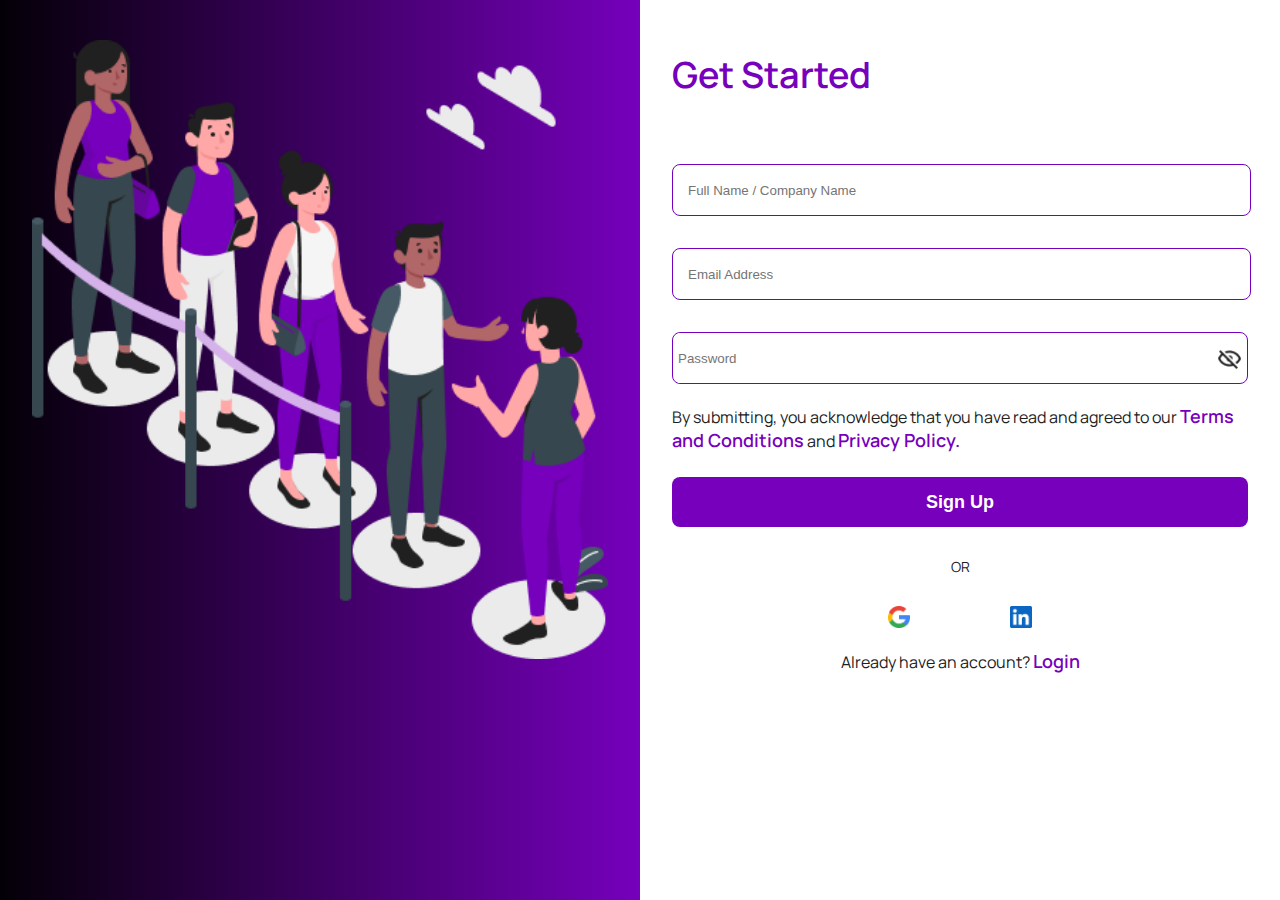
<file: pages/signup1.html>
<!DOCTYPE html>
<html lang="en">
<head>
    <meta charset="UTF-8">
    <meta http-equiv="X-UA-Compatible" content="IE=edge">
    <meta name="viewport" content="width=device-width, initial-scale=1.0">
    <title>Techette > Sign Up</title>
    <link rel="stylesheet" href="../assets/styles/style.css">
    <link rel="stylesheet" href="../assets/styles/media.css">
</head>
<body>

    <!-- NAVBAR STARTS HERE 
    <div class="header">
        <nav>
            <div class="logo">
                <img src="" alt="">
            </div>
            <ul>
                <div class="li1">
                    <li><a href="" class="active">Home</a></li>
                    <li><a href="#talent">Talents</a></li>
                    <li><a href="#event">Events</a></li>
                    <li><a href="#catergory">Catergories</a></li>
                    <li><a href="">About</a></li>
                    <li><a href="">Contact Us</a></li>
                </div>
                <div class="li2">
                    <li><a href=""  ></a></li>
                    <li ><a href="../pages/login.html" class="active" style="border: none;">Login</a></li>
                </div>
            </ul>
        </nav>
    </div>

     NAVBAR ENDS HERE -->

    <!-- LOGIN SECTION STARTS HERE -->
    <section class="login">
        <div class="form">
            <form action="login.html" method="get">
                <h2 class="get">Get Started</h2>
                <!-- <p>Please enter your details below</p> -->
                <input type="text" name="" id="" placeholder="Full Name / Company Name" class="inp">
                
                <input type="email" name="" id="" class="inp" placeholder="Email Address">

                <div class="eye">
                    <input type="password" name="" id="" placeholder="Password">
                    <img src="../assets/images/eye1.png" alt="">
                </div>
                
                <h4 style="padding-bottom: 25px; text-align: start;">By submitting, you acknowledge that you have read and agreed to our <span><a href="">Terms and Conditions</a></span> and <span><a href="">Privacy Policy.</a> </span></h4>
                
                <input type="submit" value="Sign Up" class="submit">
                <h3 class="or">OR</h3>
                <div class="social">
                    <a href=""><img src="../assets/images/google-c.png" alt=""></a>
                    <a href=""><img src="../assets/images/in-c.png" alt=""></a>
                </div>

                <h4>Already have an account? <span><a href="login.html">Login</a></span> </h4>

            </form>
        </div>


        <div class="welcome">
            <img src="../assets/images/get1.png" alt="">
        </div>

    </section>

    <!-- LOGIN SECTION ENDS HERE -->
    
    
</body>
</html>
</file>
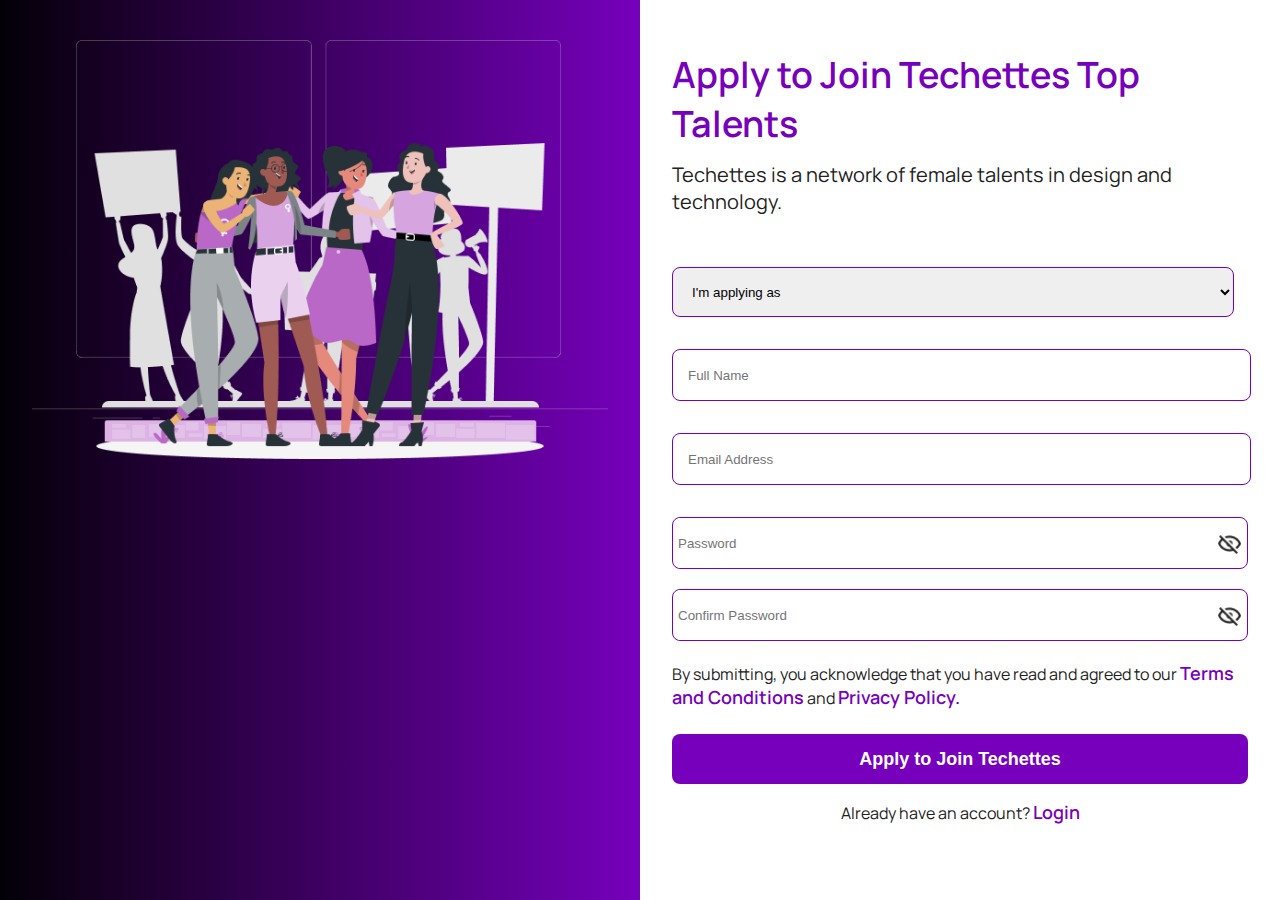
<file: pages/signup2.html>
<!DOCTYPE html>
<html lang="en">
<head>
    <meta charset="UTF-8">
    <meta http-equiv="X-UA-Compatible" content="IE=edge">
    <meta name="viewport" content="width=device-width, initial-scale=1.0">
    <title>Techette > Sign Up</title>
    <link href="https://cdn.jsdelivr.net/npm/bootstrap@5.0.2/dist/css/bootstrap.min.css" rel="stylesheet" integrity="sha384-EVSTQN3/azprG1Anm3QDgpJLIm9Nao0Yz1ztcQTwFspd3yD65VohhpuuCOmLASjC" crossorigin="anonymous">
    <link rel="stylesheet" href="../assets/styles/style.css">
    <link rel="stylesheet" href="../assets/styles/media.css">
</head>
<body>

    <!-- NAVBAR STARTS HERE 
    <div class="header">
        <nav>
            <div class="logo">
                <img src="" alt="">
            </div>
            <ul>
                <div class="li1">
                    <li><a href="" class="active">Home</a></li>
                    <li><a href="#talent">Talents</a></li>
                    <li><a href="#event">Events</a></li>
                    <li><a href="#catergory">Catergories</a></li>
                    <li><a href="">About</a></li>
                    <li><a href="">Contact Us</a></li>
                </div>
                <div class="li2">
                    <li><a href=""  ></a></li>
                    <li ><a href="../pages/login.html" class="active" style="border: none;">Login</a></li>
                </div>
            </ul>
        </nav>
    </div>

     NAVBAR ENDS HERE -->

    <!-- LOGIN SECTION STARTS HERE -->
    <section class="login sign">
        <div class="form">
            <form action="login.html" method="get">
                <h2>Apply to Join Techettes Top Talents</h2>
                <p>Techettes is a network of female talents in design and technology.</p>

                <select name="" id="" >
                    <option value="">I'm applying as</option>
                    <option value="1">Developer</option>
                    <option value="2">Product Designer</option>
                    <option value="3">Digital Marketer</option>
                </select>
                <input type="text" name="" id="" placeholder="Full Name" class="inp">
                
                <input type="email" name="" id="" class="inp" placeholder="Email Address">

                <div class="eye">
                    <input type="password" name="" id="" placeholder="Password">
                    <img src="../assets/images/eye1.png" alt="">
                </div>
                <div class="eye">
                    <input type="password" name="" id="" placeholder="Confirm Password">
                    <img src="../assets/images/eye1.png" alt="">
                </div>   

                <h4 style="padding-bottom: 25px; text-align: start;">By submitting, you acknowledge that you have read and agreed to our <span><a href="">Terms and Conditions</a></span> and <span><a href="">Privacy Policy.</a> </span></h4>
                
                <input type="submit" value="Apply to Join Techettes" class="submit">
                
                <h4>Already have an account? <span><a href="login.html">Login</a></span> </h4>

            </form>
        </div>


        <div class="welcome">
            <img src="../assets/images/get.png" alt="">
        </div>

    </section>

    <!-- LOGIN SECTION ENDS HERE -->

    
<script src="https://cdn.jsdelivr.net/npm/@popperjs/core@2.9.2/dist/umd/popper.min.js" integrity="sha384-IQsoLXl5PILFhosVNubq5LC7Qb9DXgDA9i+tQ8Zj3iwWAwPtgFTxbJ8NT4GN1R8p" crossorigin="anonymous"></script>
<script src="https://cdn.jsdelivr.net/npm/bootstrap@5.0.2/dist/js/bootstrap.min.js" integrity="sha384-cVKIPhGWiC2Al4u+LWgxfKTRIcfu0JTxR+EQDz/bgldoEyl4H0zUF0QKbrJ0EcQF" crossorigin="anonymous"></script>
    
</body>
</html>
</file>
<file: assets/styles/style.css>
@import url('https://fonts.googleapis.com/css2?family=Manrope&family=Ubuntu:wght@300&display=swap');

h2{
    font-size: 44px;
    color: #202020;
    font-weight: 600;
    text-align:  center;
}
a{
    text-decoration: none;
}
li{
    list-style: none;
}
*{
    padding: 0;
    margin: 0;
}
body{
    background-color: #fff;
    width: 100%;
    font-family: 'Manrope', sans-serif;
    /* font-family: 'Ubuntu', sans-serif; */
}

/* NAVBAR STARTS HERE */
.header{
    border-bottom: 1px solid #202020;
}
.nav{
    width: 88%;
    margin: auto;
    background-color: #fff;
    display: flex;
    align-items: center;
}
.nav .logo{
    width: 30%;
}
.nav .logo img{
    width: 125px;
    object-fit: contain;
}
.nav .col{
    width: 50%;
}
.nav .ul{
    width:65%;
    display: flex;
    justify-content: space-between;
}
.nav  li a{
    font-size:16px;
    color: #202020;
    font-weight: 600;
}
.nav .ul li .active1{
    color: #7600BC;
    border-bottom: 2px solid #7600BC;
}
.nav .ul li a:hover{
    color: #7600BC;
    border-bottom: 2px solid #7600BC;
}
.nav .form .sign{
    background-color: #7600BC;
    border-radius: 8px;

}
/*NAVBAR ENDS HERE */


/* HERO-SECTION STARTS HERE */
.hero{
    width: 100%;
    padding:70px 0;
    background: linear-gradient(to right, #040007 , #7600BC);
}

.hero .hero-c{
    width: 88%;
    margin: auto;
    display: flex;
    justify-content: space-between;
}
.hero .hero-txt{
    width: 45%;
    display: flex;
    flex-direction: column;
    align-items: center;
}
.hero .hero-txt h1{
    font-weight: 600;
    font-size: 50px;
    color: #fff;
    margin-bottom: 42px;
}

.hero .hero-txt p{
    font-weight: 400;
    font-size: 18px;
    line-height: 28px;
    color: #fff;
    width: 92.5%;
    margin-bottom:80px;
}

.hero .hero-txt .hire{
    width: 100%;
    padding: 10px 0px;
    background-color: #fff;
    color: #7600BC;
    text-align: center;
    text-decoration: none;
    border-radius: 8px;
    font-size: 16px;
}

.hero .hero-txt .hire:hover {
    background-color: transparent;
    border: 3px solid #7600BC;
    color: #fff;
    font-weight: 600;
}

.hero .hero-img {
    width: 45%;
}

.hero .hero-img img{
    width: 100%;
}


/* HERO-SECTION ENDS HERE */


/* TOP TALENTS STARTS HERE */
.top{
    width: 100%;
    padding-top: 70px;
    padding-bottom: 30px;
}

.top h2{
    text-align: center;
    margin-bottom: 10px;
}

.top p {
    font-weight: 400;
    font-size: 22px;
    color: #202020;
    text-align: center;
    margin-bottom: 50px;
}

.top .talents{
    width: 92%;
    margin: auto;
    display: grid;
    grid-template-columns: 1fr 1fr 1fr 1fr;
}

.top .talents .talent1{
    width: 90%;
    margin: auto;
    margin-bottom: 50px;
    border-radius:8px;
    border: 1px solid hsla(0, 0%, 37%, .1);
    position: relative;
}
.top .talents .talent1 img{
    width: 100%;
}
.top .talents .talent1 h3{
    margin-top: 12px;
    padding-left: 15px;
    font-weight: 600;
    font-size: 20px;
    color: #202020;
}

.top .talents .talent1 p{
    margin-top: 10px;
    font-weight: 400;
    text-align: start;
    font-size: 16px;
    color: #202020;
    padding-left: 15px;
}

.top .talents .talent1 h4{
    font-weight: 600;
    font-size: 20px;
    color: #7600BC;
    margin-top: 10px;
    padding-left: 15px;
}

.top .talents .talent1 .hire-me{
    background: #7600BC;
    border: 1px solid #7600BC;
    width: 98%;
    height: 45px;
    display: grid;
    place-items: center;
    border-radius: 0px 0px 8px 8px;
    text-align: center;
    margin-top: 45px;
    cursor: pointer;
    border: 3px solid transparent;
}
.top .talents .talent1 .hire-me:hover{
    background-color: #fff;
    border: 3px solid #7600BC;
}
.top .talents .talent1 .hire-me:hover a{
    color: #7600BC;
    font-weight: 600;
}
.top .talents .talent1 .hire-me a{
    text-decoration: none;
    color: #fff;
    font-size: 16px;
}

.top .more{
    text-align: center;
}
.top .more a{
    font-weight: 600;
    font-size: 16px;
    color: #7600BC;
    text-decoration: none;
}



/* MODAL */
.talent1 .modes{
    position: absolute;
    height: 100%;
    width: 100%;
    top: 0;
    left: 0;
    display: flex;
    flex-direction: column;
    justify-content: center;
    background-color: #fff;
}
.talent1 .modes .name{
    display: flex;
    width: 95%;
    justify-content: space-between;
}
.talent1 .modes .name span{
    cursor: pointer;
}
.talent1 .modes .tools{
    width: 90%;
    margin: auto;
    display: flex;
    justify-content: space-between;
    color: #7600BC;
    font-size: 17px;
    /* margin-bottom: 40px; */
    font-weight: 600;
}
.talent1 .modes .message{
    text-align: center;
    background-color: #7600BC;
    color: #fff;
    padding: 10px;
    border-radius: 8px;
}

#mode1{
    display: none;
}
#mode2{
    display: none;
}
#mode3{
    display: none;
}
#mode4{
    display: none;
}
#mode5{
    display: none;
}
#mode6{
    display: none;
}
#mode7{
    display: none;
}
#mode8{
    display: none;
}


/* TOP TALENTS ENDS HERE */


/*  HOW IT WORKS SECTION STARTS HERE */

.how{
    width: 100%;
    padding: 70px 0 50px 0;
    text-align: center;
    background: linear-gradient(to right, #040007 , #7600BC);
}

.how h2{
    margin-bottom: 13px;
    color: #fff;
}

.how h5{
    margin-bottom: 13px;
    color: #fff;
}

.how .steps{
    padding-top: 70px;
    width: 90%;
    margin: auto;
    display: grid;
    grid-template-columns: 1fr 1fr 1fr 1fr;
}
.how .steps .step1{
    width: 93%;
    margin: auto;
    border: 2px solid #7600BC;
    border-radius: 8px;
    padding: 35px 0;
    height: 220px;
    text-align: center;
    background-color: #fff;
}
.how .steps .step1 img {
    width: 15%;
    object-fit: contain;
}
.how .steps a{
    width: 100%;
}
.how .steps .step1 h4{
    margin-top: 15px;
    font-weight: 600;
    font-size: 20px;
}
.how .steps .step1 p{
    font-weight: 400;
    width: 90%;
    margin: auto;
    margin-top: 15px;
    font-size: 17px;
}
/*  HOW IT WORKS SECTION ENDS HERE */



/* EXPLORE SECTION STARTS HERE */
.explore{
    width: 100%;
    padding: 70px 0 50px 0;
    text-align: center;
}
.explore .steps{
    padding-top: 70px;
    width: 90%;
    margin: auto;
    display: grid;
    grid-template-columns: 1fr 1fr 1fr 1fr;
}
.explore .steps a .explore1{
    width: 93%;
    margin: auto;
    background: #FFFFFF;
    box-shadow: 0px 4px 4px rgba(0, 0, 0, 0.1);
    border-radius: 8px;
    padding: 25px 0;
    margin-bottom: 50px;
    color: #202020;
}
.explore .steps a .explore1 h4{
    font-weight: 600;
    font-size: 20px;
    /* color: #202020; */
    margin-bottom: 30px;
} 
.explore .steps a .explore1 p{
    font-weight: 400;
    font-size: 16px;
    line-height: 22px;   
}

.explore .steps a .explore1:hover{
    background-color: #7600BC;
    color: #fff;
}
.explore .steps a .explore1:hover p{
    color: #fff;
}
.explore .steps a .explore2{
    background-color: #7600BC;
    color: #fff;
}
.explore .steps a .explore2 h5{
    font-weight: 600;
    font-size: 28px;
    line-height: 38px;
    color: #fff;
}


/* EXPLORE SECTION ENDS HERE */

/* LADIES CAN TECH SECTION STARTS HERE */
.ladies{
    margin-top: 30px;
    background-image: url(../images/ladies.png);
    background-position: center;
    width: 100%;
    background-size: cover;
    height: 520px;
    position: relative;
    display: flex;
    align-items: center;
    justify-content: center;
    flex-direction: column;
}

.ladies .dk{
    width: 100%;
    height: 100%;
    position: absolute;
    top: 0;
    left: 0;
    background-color: #202020;
    opacity: .3;
    z-index: 1;
}
.ladies h3{
    font-weight: 600;
    font-size: 64px;
    color: #FFFFFF;
    z-index: 4;
}
.ladies h5{
    font-weight: 600;
    font-size: 40px;
    z-index: 6;
    color: #FFFFFF;
    margin-top: 40px;
}

/* LADIES CAN TECH SECTION ENDS HERE */


/* EXCITING OFFERS SECTION STARTS HERE */

.exciting{
    padding-top: 80px;
    padding-bottom: 40px;
}

.exciting .offers{
    padding-top: 40px;
    display: grid;
    width: 88%;
    margin: auto;
    grid-template-columns: 1fr 1fr;
}

.exciting .offers .offer1{
    width: 95%;
    margin: auto;
    background: #FFFFFF;
    box-shadow: 0px 4px 4px rgba(0, 0, 0, 0.1);
    border-radius: 8px;
    padding: 40px 0;
    margin-bottom: 50px;
    border: 2px solid transparent;
}
.exciting .offers .offer1:hover{
    border: 2px solid #7600BC;
}

.exciting .offers .offer1 .google{
    display: flex;
    width: 95%;
    margin: auto;
}
.exciting .offers .offer1 .google .g-l{
    width: 10%;
}
.exciting .offers .offer1 .google .g-l img {
    width: 24px;
    object-fit: contain;
}

.exciting .offers .offer1 .google .g-r {
    width: 90%;
}
.exciting .offers .offer1 .google .g-r h4{
    font-weight: 400;
    font-size: 24px;
    color: #202020;
    margin-bottom: 13px;
    margin-top: -5px;
}
.exciting .offers .offer1 .google .g-r h3{
    font-weight: 600;
    font-size: 24px;
    color: #202020;
    margin-bottom: 10px;
}
.exciting .offers .offer1 .google .g-r p{
    font-weight: 400;
    font-size: 16px;
    margin-bottom: 20px;
    color: #202020;
}
.exciting .offers .offer1 .google .g-r h5{
    font-weight: 600;
    font-size: 20px;
    color: #202020;
    width: 85%;
}

.exciting .apply{
    width: fit-content;
    margin: auto;
    margin-top: 20px;
    background: #7600BC;
    border-radius: 8px;
    padding: 10px;
    text-align: center;
}
.exciting .apply a{
    font-weight: 600;
    font-size: 16px;
    color: #FFFFFF;
}

.exciting .offers .offer1:hover .apply{
    background:  #27003F;
} 


/* EXCITING OFFERS SECTION ENDS HERE */

/* NEWSLETTER SECTION STARTS HERE */
.news{
   width: 88%;
   margin: auto;
   display: flex;
   justify-content: space-between;
   padding: 50px 0;
}
.news form{
    width: 41%;
}
.news form h3{
    font-weight: 600;
    font-size: 42px;
    margin-bottom: 23px;
    color: #202020;
}

.news form p{
    font-weight: 400;
    font-size: 20px;
    color: #202020;
    margin-bottom: 40px;
}
.news form .input{
    width: 100%;
    display: flex;
}
.news form input{
    width: 70%;
    padding-left: 8px;
    height: 40px;
    border: 1px solid #7600BC;
    border-radius: 5px 0 0 5px;
}
.news form button {
    width:30%;
    height: 42px;
    background: #7600BC;
    border-radius: 0px 8px 8px 0px;
    border: none;
    color: #fff;
    font-size: 16px;
    font-weight: 600;
}

.news .news-img {
    width: 48%;
}
.news .news-img img{
    width: 100%;
}

/*  NEWSLETTER SECTION ENDS HERE */


/* ABOUT SECTION STARTS HERE */
.about-us{
    width: 100%;
    padding: 40px 0;
}
.about-us .about-c{
    width: 88%;
    margin: auto;
    display: flex;
    justify-content: space-between;
}
.about-us .about-c .about-l{
    width: 45%;
}
.about-us .about-c .about-l h2{
    font-weight: 700;
    font-size: 52px;
    color: #7600BC;
    margin-bottom: 35px;
    text-align: start;
}
.about-us .about-c .about-l h3{
    font-size: 32px;
    font-weight: 500;
    margin-bottom: 30px;
    color: #7600BC;
}
.about-us .about-c .about-l p{
    font-size: 19px;
    font-weight: 400;
    margin-bottom: 25px;
}
.about-us .about-c .about-r{
    width: 45%;
}
.about-us .about-c .about-r img {
    width: 100%;
}

.about-us .purple{
    width: 100%;
   background-color: #7600BC;
   height: 230px;
   margin: 30px 0;
}

.about-us .circle{
    width: 85%;
    margin: auto;
    height: 100%;
    background-image: url(../images/white-circle.png);
    background-size: cover;
    display: flex;
    align-items: center;
    justify-content: center;
}
.about-us .circle p{
    font-size: 16px;
    font-weight: 500;
    text-align: center;
    color: #FFFFFF;
}
.about-us .circle p span{
    font-size: 24px;
    font-weight: 600;
}

.about-us .value{
    width: 88%;
    margin: auto;
    display: flex;
    padding: 38px 0;
    justify-content: space-between;
}
.about-us .value .value-l{
    width: 30%;
}
.about-us .value .value-l img{
    width: 100%;
}
.about-us .value .value-r {
    width: 63%;
}
.about-us .value .value-r h3{
    font-weight: 600;
    font-size: 36px;
    color: #7600BC;
    margin-bottom: 50px;
}
.about-us .value .value-r .values-p{
    width: 100%;
    display: flex;
    justify-content: space-between;
    flex-wrap: wrap;
}

.about-us .value .value-r .values-p .value1{
    width: 45%;
    margin-bottom: 50px;
}
.about-us .value .value-r .values-p .value1 h4{
    font-weight: 400;
    font-size: 28px;
    color: #7600BC;
    margin-bottom: 25px;

}
.about-us .value .value-r .values-p .value1 p{
    font-weight: 400;
    font-size: 18px;
    color: #202020;

}


/* ABOUT SECTION ENDS HERE */

/* TESTIMONIAL SECTION STARTS HERE */
.testimonials{
    width: 100%;
    margin: auto;
    padding: 50px 0;
    background: linear-gradient(to right, #040007 , #7600BC);

}
.testimonials h3{
    font-weight: 600;
    font-size: 48px;
    color: #fff;
    text-align: center;
}
.testimonials .testimonial{
    width: 80%;
    margin: auto;
    padding-top: 50px;
    display: grid;
    grid-template-columns: 1fr 1fr 1fr;
}
.testimonials .testimonial .tests{
    width: 99%;
    background: #FFFFFF;
    box-shadow: 0px 4px 4px rgba(0, 0, 0, 0.1);
    border-radius: 8px;
    padding: 40px 0;
}
.testimonials .testimonial .tests:hover{
    transform: scale(120%);
}
.testimonials .testimonial .tests .test1{
    width: 80%;
    margin: auto;
    display: flex;
    justify-content: space-between;
}
.testimonials .testimonial .tests .test1 .test-img{
    width: 25%;
}
.testimonials .testimonial .tests .test1 .test-img img{
    width: 72px;
}
.testimonials .testimonial .tests .test1 .t-star{
    width: 70%;
}
.testimonials .testimonial .tests .test1 .t-star h4{
    font-weight: 500;
    font-size: 24px;
    color: #202020;
    margin-bottom: 3px;
}
.testimonials .testimonial .tests .test1 .t-star img{
    width: 60%;
    margin-bottom: 50px;
}

.testimonials .testimonial .tests h5{
    font-weight: 400;
    width: 80%;
    margin: auto;
    font-size: 16px;
    color: #202020;
}

/* TESTIMONIAL SECTION ENDS HERE */

/* CONTACT SECTION STARTS HERE */
.contact-us{
    margin: 0;
    padding: 0;
}
.contact-us .purple h3{
    font-weight: 700;
    font-size: 36px;
    color: #fff;
}

.contact-us .contact-flex{
    width: 90%;
    margin: auto;
    display: flex;
    padding-top: 40px;
    justify-content: space-between;
}

.contact-us .contact-flex form{
    width: 42%;
}
.contact-us .contact-flex form p {
    font-size: 19px;
    font-weight: 500;
    color: #202020;
    margin-bottom: 50px;
}
.contact-us .contact-flex form label{
    font-size: 16px;
    font-weight: 400;
    margin-bottom: 8px;
}

.contact-us .contact-flex form input{
    width: 100%;
    height: 50px;
    border-radius: 8px;
    margin-bottom: 20px;
    margin-top: 8px;
    outline: none;
    border: 1px solid #411465;
}
.contact-us .contact-flex form textarea{
    width: 100%;
    height: 80px;
    border-radius: 8px;
    margin-bottom: 30px;
    margin-top: 8px;
    border: 1px solid #411465;
}

.contact-us .contact-flex form .sub{
    background: #7600BC;
     border-radius: 8px;
     color: #fff;
     border: 1px solid #7600BC;
}

.contact-us .contact-flex .cont-right{
    width: 35%;
    background: #7600BC;
    padding: 20px 0;
    border-radius: 8px;
    display: flex;
    flex-direction: column;
    justify-content: center;
}
.contact-us .contact-flex .cont-right .reach{
    width: 70%;
    margin: auto;
    display: flex;
    justify-content: space-between;
}
.contact-us .contact-flex .cont-right .reach .reach-img{
    width: 12%;
}
.contact-us .contact-flex .cont-right .reach .reach-img img{
    width: 60%;
}
.contact-us .contact-flex .cont-right .reach .reach-txt{
    width: 85%;
}
.contact-us .contact-flex .cont-right .reach .reach-txt a{
    font-weight: 400;
    font-size: 16px;
    color: #FFFFFF;
}



/* CONTACT SECTION ENDS HERE */

/* FOOTER STARTS HERE */
footer{
    width: 100%;
    margin-top: 50px;
    background: linear-gradient(to right, #040007 , #7600BC);
    padding: 60px 0;
}
footer .foot-c{
    width: 90%;
    margin: auto;
    display: grid;
    grid-template-columns: 1fr 1fr 1fr 1fr;
}
footer .foot-c .foot1{
    width: 90%;
    /* margin: auto; */
}
footer .foot-c .foot1 h3{
    font-weight: 600;
    font-size: 18px;
    color: #FFFFFF;
    margin-bottom: 30px;
}
footer .foot-c .foot1 li{
    padding-bottom: 30px;
    font-weight: 400;
    font-size: 16px;
}
footer .foot-c .foot1 li a{
    color: #FFFFFF;
}
footer .foot-c .foot1 .cont{
    width: 100%;
    display: flex;
    justify-content: center;
    margin-bottom: 25px;
}
footer .foot-c .foot1 .cont .li-img{
    width: 20%;
}
footer .foot-c .foot1 .cont .li-img img{
    width: 60%;
    object-fit: contain;
}
footer .foot-c .foot1 .cont .li-txt{
    width: 80%;
}
footer .foot-c .foot1 .cont .li-txt li{
    padding-bottom: 2px;
}

footer .foot-c .foot1 .socials{
    width: 50%;
    display: flex;
    justify-content: space-between;
}
footer .foot-c .foot1 .socials img{
    width: 20%;
}
/* main footer */
 .main{
    width: 100%;
    text-align: center;
    border-top: 1px solid #fff;
    padding: 30px 0;
    background: linear-gradient(to right, #040007 , #7600BC);
}
.main li{
    font-weight: 400;
    font-size: 16px;
    color: #FFFFFF;
}
.main span{
    margin-right: 5px;
    font-size: 20px;
}


/* FOOTER STARTS HERE */


/*  LOGIN SECTION STARTS HERE  */
.login{
    width: 100%;
    margin: auto;
    display: flex;
    flex-direction: row-reverse;
    /* padding: 40px 0; */
    justify-content: space-between;
    height: 100vh;
}
.login .form{
    width: 50%;
}
.login form {
    width: 90%;
    margin: auto;
    margin-top: 50px;
}
.login form h2{
    font-weight: 600;
    font-size: 36px;
    color: #7600BC;
    margin-bottom: 13px;
    text-align: start;
}

.login form p{
    font-weight: 400;
    font-size: 20px;
    color: #202020;
    padding-bottom: 40px;
}
.login form label{
    font-weight: 400;
    font-size: 16px;
    color: #202020;
}

.login form .inp{
    width: 97.5%;
    border: 1px solid #7600BC;
    border-radius: 8px;
    margin-bottom: 20px;
    height: 50px;
    padding-left: 15px;
    margin-top: 12px;
}

.login form .eye {
    width: 98%;
    border: 1px solid #7600BC;
    border-radius: 8px;
    margin-bottom: 20px;
    height: 50px;
    display: flex;
    justify-content: space-between;
    margin-top: 12px;
    padding: 0 5px;
}
.login form .eye input{
    width: 90%;
    border: none;
    outline: none;
}
.login form .eye img{
    width: 25px;
    object-fit: contain;
    cursor: pointer;
}
.login form .password{
    display: flex;
    justify-content: space-between;
    margin-bottom: 40px;
}
.login form .password span{
    margin-left: 5px;
    font-weight: 400;
    font-size: 14px;
    color: #202020;
}
.login form .password .forgot a{
    font-weight: 400;
    font-size: 14px;
    color: #EA0404;
}
.login form .submit{
    background: #7600BC;
    border-radius: 8px;
    width: 100%;
    color: #fff;
    font-weight: 600;
    font-size: 18px;
    height: 50px;
    border: none;
    cursor: pointer;
}
.login form h4{
    font-weight: 400;
    font-size: 16px;
    color: #202020;
    margin-top: 16px;
    text-align: center;
}
.login form h4 a{
    font-size: 18px;
    font-weight: 600;
    color: #7600BC;
}
.login .welcome{
    background: linear-gradient(to right, #040007 , #7600BC);
    width: 50%;
    height: 100%;
    text-align: center;
}
.login .welcome img{
    width: 90%;
    margin-top: 40px;
}

/* LOGIN SECTION ENDS HERE */

/* SIGNUP SECTION */
.get{
    padding-bottom: 40px;
}
.or{
    text-align: center;
    margin: 30px 0;
    font-weight: 400;
    font-size: 14px;
    color: #202020;
}
.social{
    width: 25%;
    margin: auto;
    margin-bottom: 10px;
    display: flex;
    justify-content: space-between;
}
.social img{
    width: 22px;
}

/* talent sign up */
.sign form{
    width: 90%;
}
.sign select{
    width: 97.5%;
    border: 1px solid #7600BC;
    border-radius: 8px;
    margin-bottom: 20px;
    height: 50px;
    padding-left: 15px;
    margin-top: 12px;
    outline: none;
}


/* DASHBOARD STARTS HERE */

.dash-nav{
    display: flex;
    padding: 10px 0;
    justify-content: space-between;
}
.dash-nav .dash-logo{
    height: 100%;
    display: flex;
    width: 75%;
}
.dash-nav .dash-logo img{
    width: 100px;

}
.dash-nav ul{
    width: 20%;
    display: flex;
    height: 100%;
    justify-content: space-between;
    margin-top: 17px;
}
.dash-nav ul li{
    color: #7600BC;
}
.dash-nav ul a{
    color: #7600BC;
}

.dash1{
    width: 100%;
}
.dash1 .dash-p{
    width: 100%;
    background-color: #7600BC;
    height: 160px;
}
.dash1 .dash-flex1{
    display: flex;
}
.dash1 .dash-flex1 .flex-img{
    width: 20%;
    position: relative;
}
.dash1 .dash-flex1 .flex-img img{
    width: 67%;
    padding-left: 14%;
    margin-top: -10vh;
}

.dash1 .dash-flex1 .flex-img .edit1{
    width: 17%;
    position: absolute;
    top: 6rem;
    left: 9.5rem;
}
.dash1 .dash-flex1 .flex-txt{
    margin-top: 20px;
}
.dash1 .dash-flex1 .flex-txt h3{
    font-size: 20px;
    font-weight: 600;
    margin-bottom: 7px;
}
.dash1 .dash-flex1 .flex-txt p{
    font-size: 20px;
    font-weight: 400;
}
.profile{
    width: 90%;
    margin: auto;
    display: flex;
    justify-content: space-between;
    padding: 30px 0;
}
.profile .profile-l{
    width: 38%;
}

.profile .profile-r{
    width: 61%;
}
.profile .profile1{
    width: 100%;
    height: auto;
    padding: 30px 0;
    background: #FFFFFF;
    margin-bottom: 27px;
    box-shadow: 0px 4px 4px rgba(0, 0, 0, 0.1);
} 

.profile .profile1 .edit2{
    display: flex;
    width: 90%;
    margin: auto;
    justify-content: space-between;
    margin-bottom: 15px;
}
.profile .profile1 .edit2 h3{
    font-size: 20px;
    font-weight: 600;
}
.profile .profile1 .edit2 img{
    width: 27px;
}
.profile .profile1  p{
    font-size: 16px;
    font-weight: 400;
}
.profile .profile1  a{
    font-size: 16px;
    font-weight: 400;
    color: #202020;
}
.profile .profile1 .soc{
    display: flex;
    width: 90%;
    margin: auto;
    margin-top: 13px;
    justify-content: space-between;
}
profile .profile1 .soc img{
    width: 20px;
}
.profile .profile1 .soc .a{
    width: 80%;
}
.profile .prof{
    width: 90%;
    margin: auto;
    margin-top: 25px;
}
.profile  .accounts{
    width: 90%;
    margin: auto;
    margin-top: 18px;
}
.profile  .accounts .acct-imgs{
    width: 50%;
    display: flex;
    justify-content: space-between;
}
.profile  .accounts .acct-imgs img{
    width: 12%;
}

.profile .lang p{
    
    margin-bottom: 8px;
}
.profile p{
    width: 90%;
    margin: auto;
}

.profile .exp{
    width: 90%;
    margin: auto;
    padding-bottom: 30px;
} 


/* DASHBOARD ENDS HERE */

 /* FIND FREELANCERS SECTION STARTS HERE */

 .find{
    padding: 50px 0;
    width: 85%;
    margin: auto;
 }

 .find .catg{
    margin: 30px 0;
    display: flex;
    justify-content: space-between;
 }

 .find .catg div{
    border: 1px solid #202020;
    height: 65px;
    padding: 0 6px;
 }
 .find .catg .catg1{
    width: 83%;
 }

 .find .catg .catg1 select{
    width: 12%;
    border: none;
    height: 100%;
    padding-right: 6px;
    border-right: 1px solid #202020;
    outline: none;
 }

 .find .catg .catg1 input{
    width: 77%;
    padding-left: 5px;
    border: none;
    outline: none;
 }

 .find .catg .catg1 button{
    width: 10%;
    border: none;
    height: 100%;
    background-color: transparent;
    border-left: 1px solid #202020;
 }
 .find .catg .filter{
    width: 15%;
    display: flex;
    justify-content: space-between;
    align-items: center;
 }

 .find .catg .filter img{
   width: 10%;
 }

 .find .catg .filter select{
    width: 80%;
    border: none;
    outline: none;
  }

  .find .freelancer{
    width: 100%;
    margin: auto;
    padding: 0;
    margin: 0;
    padding: 18px 0;
    border: 1px solid #202020;
  }

  .find .freelancer .tops{
    width: 98%;
    display: flex;
    justify-content: space-between;
    padding: 0;
    margin: 0;
    margin: auto;
    height: auto;
    padding-bottom: 7px;
  }

  .find .freelancer .tops .top1{
    display: flex;
    align-items: center;
  }

  .find .freelancer .tops .top1 input{
    height: 22px;
    margin-bottom: 12px;
    margin-right: 8px;
    outline: none;
  }

  .find .freelancer .tops .top1 p{
    font-size: 14px;
  }

  .find .freelancer .tops .top2{
    display: flex;
    align-items: center;
  }

  .find .freelancer .tops .top2 h5{
    font-size: 14px;
    font-weight: 800;
  }

  .find .freelancer .tops .top2 select{
    font-size: 16px;
    border: none;
    margin-bottom: 10px;
    outline: none;
  }


  .find .freelancer .second{
    border-top: 1px solid #202020;
    padding: 30px 0;
  }

  .find .freelancer .second .content{
    width: 98%;
    margin: auto;
    display: flex;
    justify-content: space-between;
  }

  .find .freelancer .second .content .content1{
    display: flex;
    align-items: center;
  }

  .find .freelancer .second .content .content1 img{
    width: 80px ;
    margin:0 20px;
  }

  .find .freelancer .second .content .content1 h5{
    font-size: 15px;
    color: #411465;
    font-weight: 800;
  }

  .find .freelancer .second .content .content2 img{
    width: 27px;
    margin-right: 15px;
  }

  .find .freelancer .second .content .content2 button{
    background-color: #7600BC;
    color: #fff;
    padding:7px 10px;
    border-radius:10px;
    font-size: 13px;
  }

  .find .freelancer .second .content-c{
    width: 90%;
    display: flex;
    align-items: center;
    margin-top: 30px;
  }

  .find .freelancer .second .content-c img{
    width: 20%;
  }

  .find .freelancer .second .content-c .txts{
   margin-left: 10px;
   font-size: 16px;
  }

  .find .freelancer .second .content-c .txts h3{
    font-size: 20px;
  }

  .find .freelancer .second .content-c .txts h3 span{
    color: #411465;
    font-weight: 900;
  }

  .find .freelancer .second .portf{
    width: 90%;
    margin-left: 20px;
    padding: 8px 0;
    border: 1px solid #202020;
    border-radius: 10px;
    display: flex;
    justify-content: space-around;
    margin-top: 30px;
  }

  .find .freelancer .second .portf a{
    width: 43%;
    color: #202020;
    font-weight: 700;
    font-size: 18px;
  }

  .find .freelancer .second .portf .abt{
    text-align: end;
  }

  .find .next{
    width: 80%;
    margin: auto;
    display: flex;
    margin-top: 30px;
  }

  .find .next span{
    border: 1px solid #411465;
    /* color: #fff; */
    padding: 5px 15px;
    cursor: pointer;
  }

  .find .next span:hover{
    background-color: #411465;
    color: #fff;
  }
 /* FIND FREELANCERS SECTION ENDS HERE */
</file>
<file: assets/styles/media.css>
@media screen and (max-width: 1000px){
    .nav .logo img{
        width: 98px;
    }
    h2{
        font-size: 26px;
    }
    /* HERO-SECTION STARTS HERE */
    .hero {
            width: 90%;
            flex-direction: column-reverse;
            padding-top: 0px;
     }

    .hero .hero-txt{
        width: 100%;
        margin-top: 20px;
    }
    .hero .hero-txt h1{
        font-size: 30px;
        margin-bottom: 10px;
    }
    .hero .hero-txt p{
        font-size: 16px;
        margin-bottom:40px;
    }
    .hero .hero-img {
        width: 100%;
    }

    /* HERO-SECTION ENDS HERE */


    /* TOP TALENTS STARTS HERE */
    .top{
        width: 90%;
        margin: auto;
        padding-top: 50px;
        padding-bottom: 15px;
    }

    .top p {
        font-size: 16px;
        margin-bottom: 30px;
    }

    .top .talents{
        width: 100%;
        grid-template-columns: 1fr;
    }
    .top .talents .talent1 h3{
       font-size: 18px;
    }
    .top .talents .talent1 h4{
       font-size: 18px;
    }

    /* TOP TALENTS ENDS HERE */


    /*  HOW IT WORKS SECTION STARTS HERE */

    .how{
        width: 90%;
        margin: auto;
        padding: 0px 0 20px 0;
    }
    .how .steps{
        padding-top: 20px;
        width: 100%;
        grid-template-columns:  1fr 1fr;
    }
    .how .steps .step1{
        margin-bottom: 20px;
        height: 280px;
    }
    .how .steps .step1 img {
        width: 30%;
    }
    .how .steps .step1 h4{
        font-size: 18px;
    }
    .how .steps .step1 p{
        font-size: 16px;
    }
    /*  HOW IT WORKS SECTION ENDS HERE */

    /* EXPLORE SECTION ENDS HERE */ 
    .explore .steps a .explore2 h5 {
        font-size: 22px;
        padding-bottom: 20px;
    }
    
    /* EXPLORE SECTION ENDS HERE */


    /* LADIES CAN TECH SECTION STARTS HERE */
    .ladies {
        height: 350px;
        margin-top: 0;
    }
    .ladies h3{
        font-size: 40px;
        text-align: center;
    }
    .ladies h5{
        font-size: 24px;
        margin-top: 20px;
    }

    /* LADIES CAN TECH SECTION ENDS HERE */


    /* EXCITING OFFERS SECTION STARTS HERE */

    .exciting{
        width: 88%;
        margin: auto;
        padding-top: 40px;
        padding-bottom: 20px;
    }
    .exciting .offers{
        padding-top: 20px;
        width: 100%;
        grid-template-columns: 1fr;
    }
    .exciting .offers .offer1{
       margin: auto;
    }
    .exciting .offers .offer1 .google .g-l{
        width: 20%;
    }
    .exciting .offers .offer1 .google .g-r {
        width: 80%;
    }
    .exciting .offers .offer1 .google .g-r h4{
        font-size: 21px;        
    }
    .exciting .offers .offer1 .google .g-r h3 {
           font-size: 21px;
    }
    
    .exciting .offers .offer1 .google .g-r h5 {
        font-size: 18px;
    }


    /* EXCITING OFFERS SECTION ENDS HERE */

    /* NEWSLETTER SECTION STARTS HERE */
    .news{
        width: 85%;
        flex-direction: column-reverse;
        padding: 50px 0;
    }
    .news form{
        width: 100%;
        margin-top: 10px;
    }
    .news form h3{
        font-size: 34px;
        margin-bottom: 18px;
    }
    .news form p{
        font-size: 16px;
        margin-bottom: 30px;
    }
    .news .news-img {
        width: 100%;
    }

    /*  NEWSLETTER SECTION ENDS HERE */
    

    /* ABOUT SECTION STARTS HERE */
    .about-us{
        padding: 5px 0;
    }
    .about-us .about-c{
        flex-direction: column-reverse;
    }
    .about-us .about-c .about-l{
        width: 100%;
        padding-top: 30px;
    }
    .about-us .about-c .about-l h2{
        font-size: 40px;
        margin-bottom: 15px;
    }
    .about-us .about-c .about-l h3{
        font-size: 24px;
        margin-bottom: 15px;
    }
    .about-us .about-c .about-l p{
        font-size: 16px;
        margin-bottom: 15px;
    }
    .about-us .about-c .about-r{
        width: 100%;
    }
    .about-us .purple{
       height: 180px;
    }
    .about-us .value{
        flex-direction: column;
        padding: 15px 0;
    }

    .about-us .value .value-l{
        width: 100%;
        margin-bottom: 0px;
    }.about-us .value .value-r {
        width: 100%;
    }
    .about-us .value .value-r h3{
        font-size: 30px;
        margin-top: 20px;
        margin-bottom: 15px;
    }
    .about-us .value .value-r .values-p{
       flex-direction: column;
    }
    .about-us .value .value-r .values-p .value1{
        width: 100%;
        margin-bottom: 10px;
    }
    .about-us .value .value-r .values-p .value1 h4{
        font-size: 22px;
        margin-bottom: 5px;
    
    }

    .about-us .value .value-r .values-p .value1 p{
        font-size: 16px;
    
    }

    /* ABOUT US ENDS HERE */

    /* CONTACT SECTION STARTS HERE */
    .contact-us .purple h3{
        font-size: 26px;
    }
    .contact-us .contact-flex{
        flex-direction: column;
        padding-top: 20px;
    }

    .contact-us .contact-flex form{
        width: 100%;
    }
    .contact-us .contact-flex form p {
        font-size: 16px;
        margin-bottom: 20px;
    }
    .contact-us .contact-flex .cont-right{
        width: 100%;
    }


    /* CONTACT ENDS HERE */

    /* TESTIMONIAL SECTION STARTS HERE */
    .testimonials{
        width: 90%;
        padding-bottom: 0px;
        padding-top: 0px;
    }
    .testimonials h3{
        font-size: 32px;
    }

    .testimonials .testimonial{
        width: 100%;
        padding-top: 20px;
        grid-template-columns: 1fr;
    }
    .testimonials .testimonial .tests{
        margin-bottom: 20px;
    }

    .testimonials .testimonial .tests .test1{
        width: 90%;
    } 
    .testimonials .testimonial .tests .test1 .test-img{
        width: 35%;
    }
    /* TESTIMONIAL SECTION ENDS HERE */


    /* FOOTER STARTS HERE */
    footer{
        margin-top: 20px;
        padding: 30px 0;
    }
    footer .foot-c{
        width: 90%;
        margin: auto;
        grid-template-columns: 1fr 1fr;
        text-align: center;
    }
    footer .foot-c .foot1{
        margin-bottom: 20px;
    }
    footer .foot-c .foot1 li{
        font-size: 13px;
    }
    footer .foot-c .foot1 .cont .li-img img{
        width: 90%;
    }
    footer .foot-c .foot1 .socials{
        width: 100%;
    }
    footer .foot-c .foot1 .socials img{
        width: 15%;
    }
    .main li{
        font-size: 13px;
    }


    /*  LOGIN SECTION STARTS HERE  */
    .login{
        flex-direction: column-reverse;
        padding: 10px 0;
    }
    .login form {
        width: 100%;
        margin-top: 20px;
    }
    .login form h2{
        font-size: 26px;
    }
    .login form p{
        font-size: 16px;
        padding-bottom: 15px;
    }
    .login form h4 a{
    font-size: 17px;
    }
    .login .welcome{
        width: 100%;
    }


    /* DASHBOARD STARTS HERE */
    .dash-nav .dash-logo{
        width: 40%;
    }
    .dash-nav .dash-logo img{
        width: 90px;
    
    }
    .dash-nav ul{
        width: 60%;
       
    }
    .dash-nav ul li a{
        font-size: 15px;
    }
    .dash1 .dash-p{
        height: 120px;
    }
    .dash1 .dash-flex1 .flex-img{
        width: 40%;
    }
    .dash1 .dash-flex1 .flex-img img{
        width: 90%;
    }
    .dash1 .dash-flex1 .flex-img .edit1{
        width: 50%;
        top: 4rem;
        left: 5rem;
    }
    .dash1 .dash-flex1 .flex-txt{
        margin-left: 10px;
    }
    .dash1 .dash-flex1 .flex-txt h3{
        font-size: 18px;
    }
    .dash1 .dash-flex1 .flex-txt p{
        font-size: 18px;
    }
    .profile{
        flex-direction: column;
        padding: 20px 0;
    }
        
    .profile .profile-l{
        width: 100%;
    }
    
    .profile .profile-r{
        width: 100%;
    }




}


@media screen and (max-width: 320px){
    .dash-nav .dash-logo{
        width: 25%;
    }
    .dash-nav .dash-logo img{
        width: 80px;
    
    }
    .dash-nav ul{
        width: 75%;
    }
    .dash-nav ul li a{
        font-size: 14px;
    }
}
</file>
